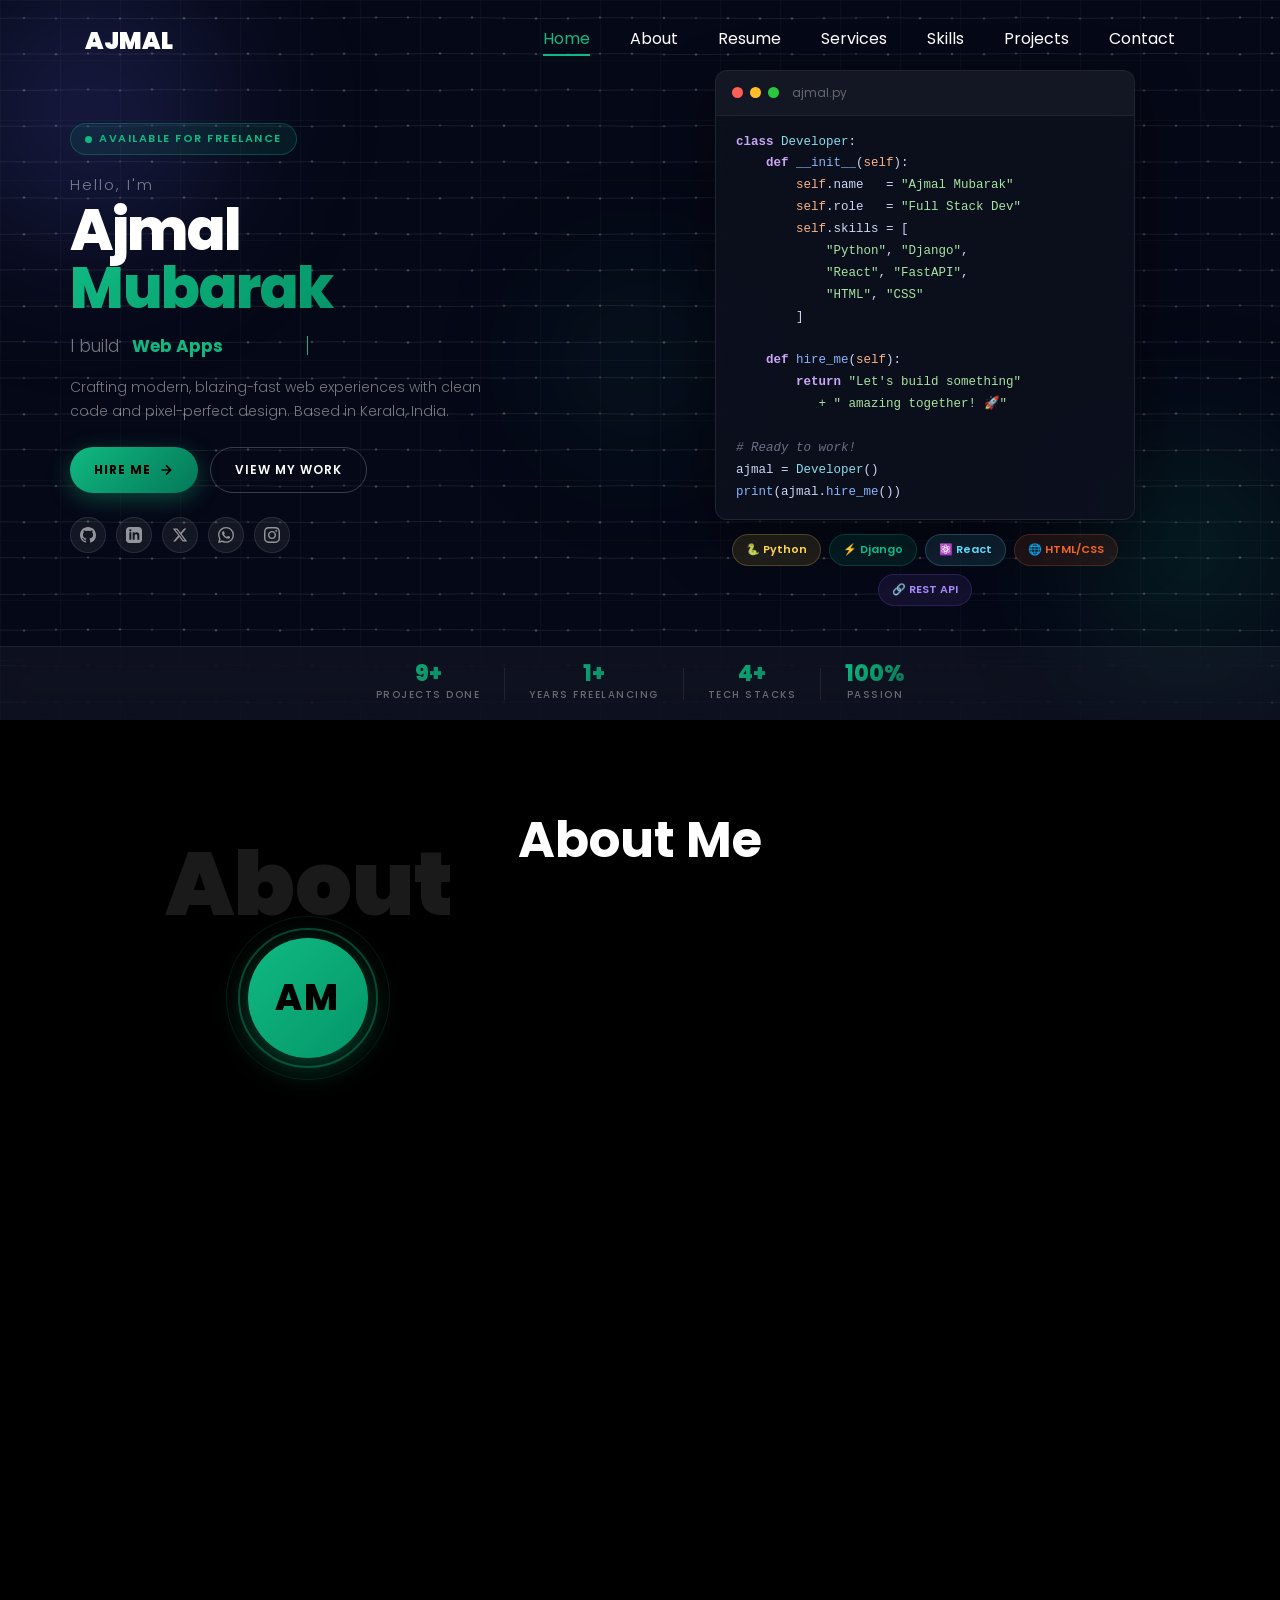
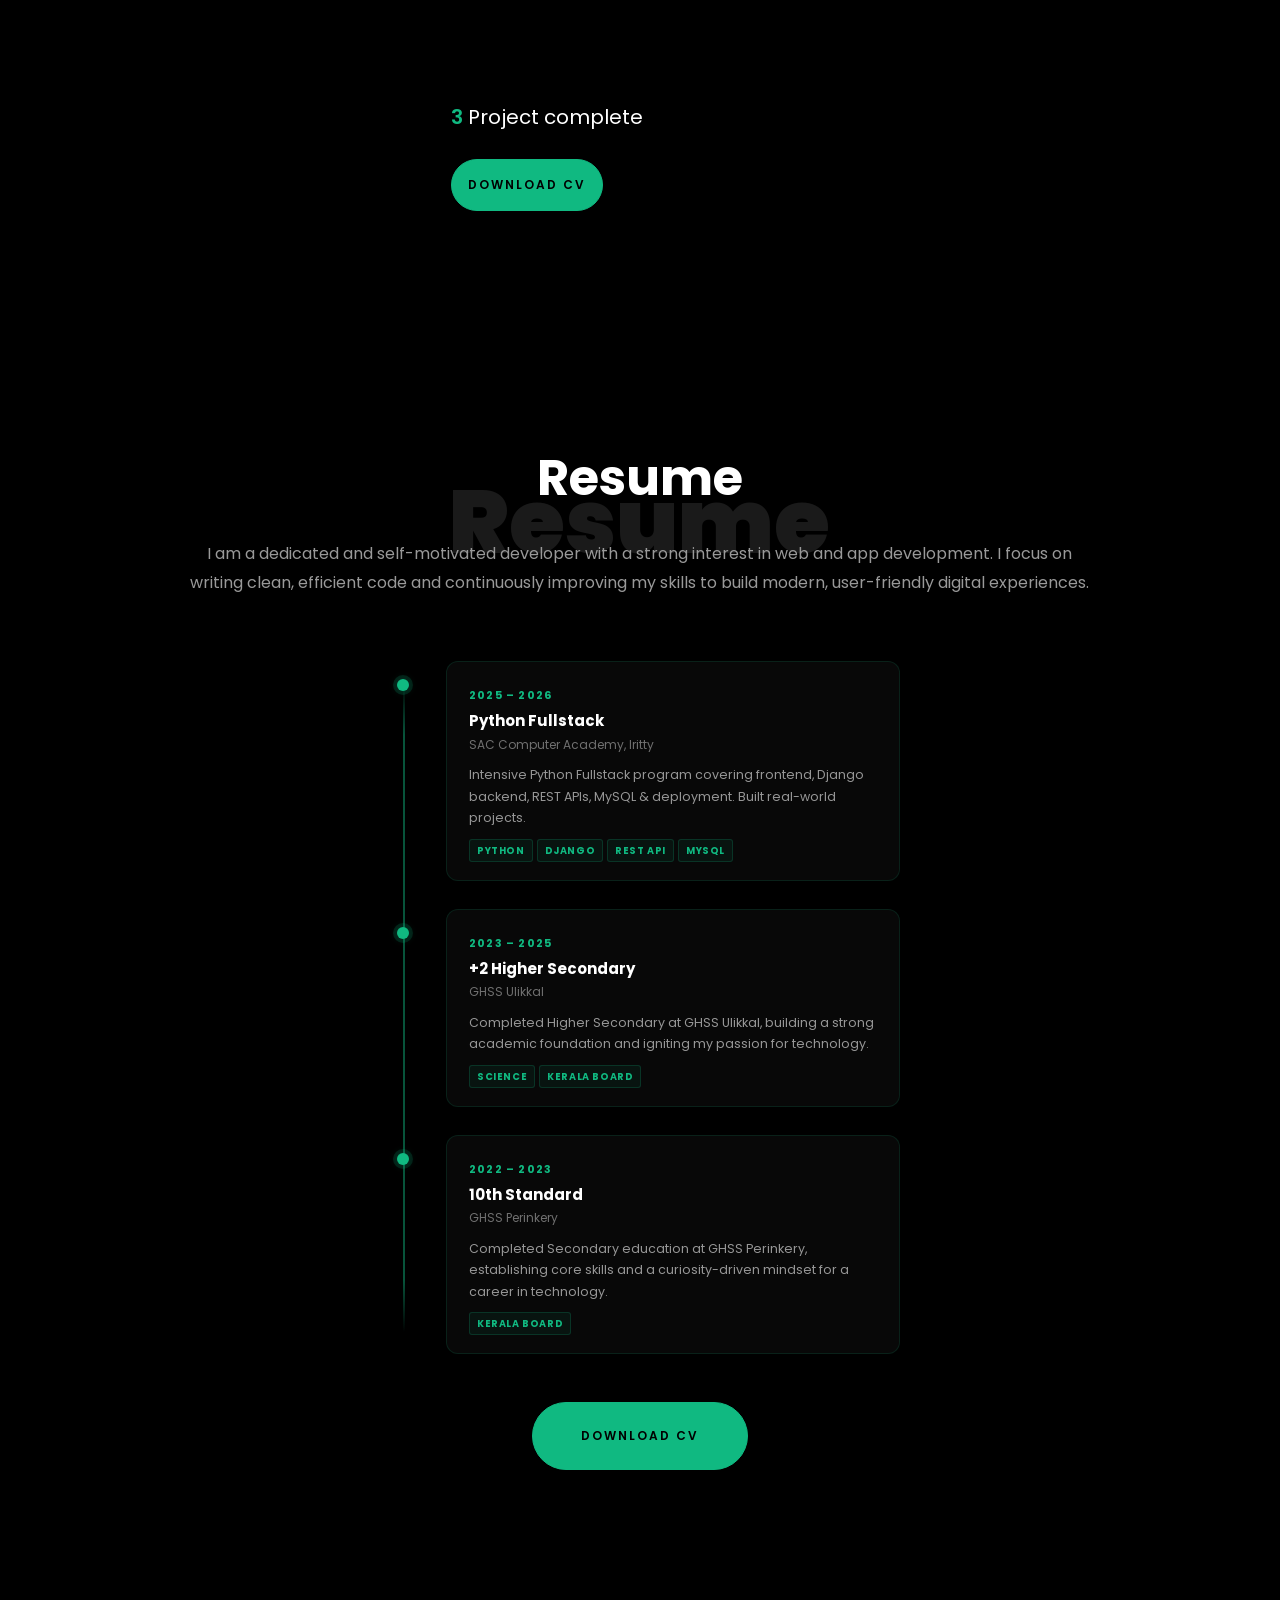
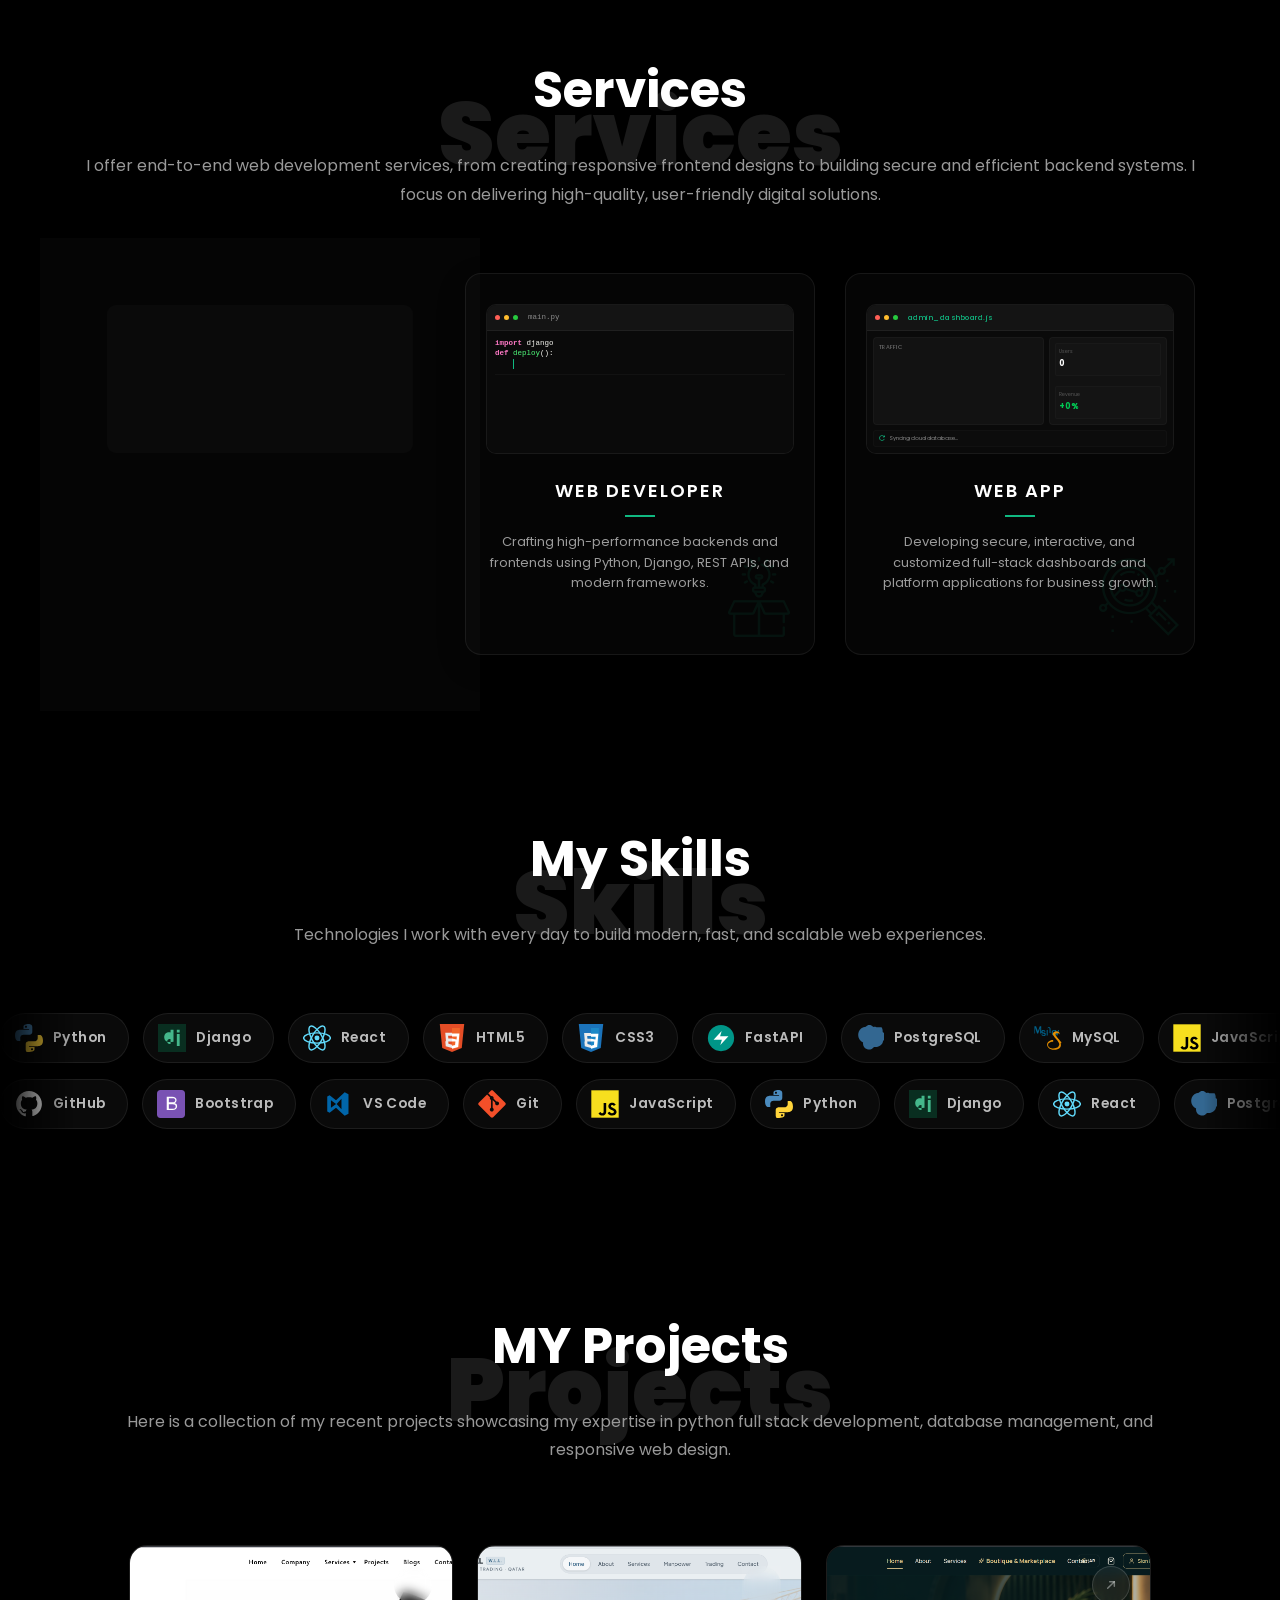
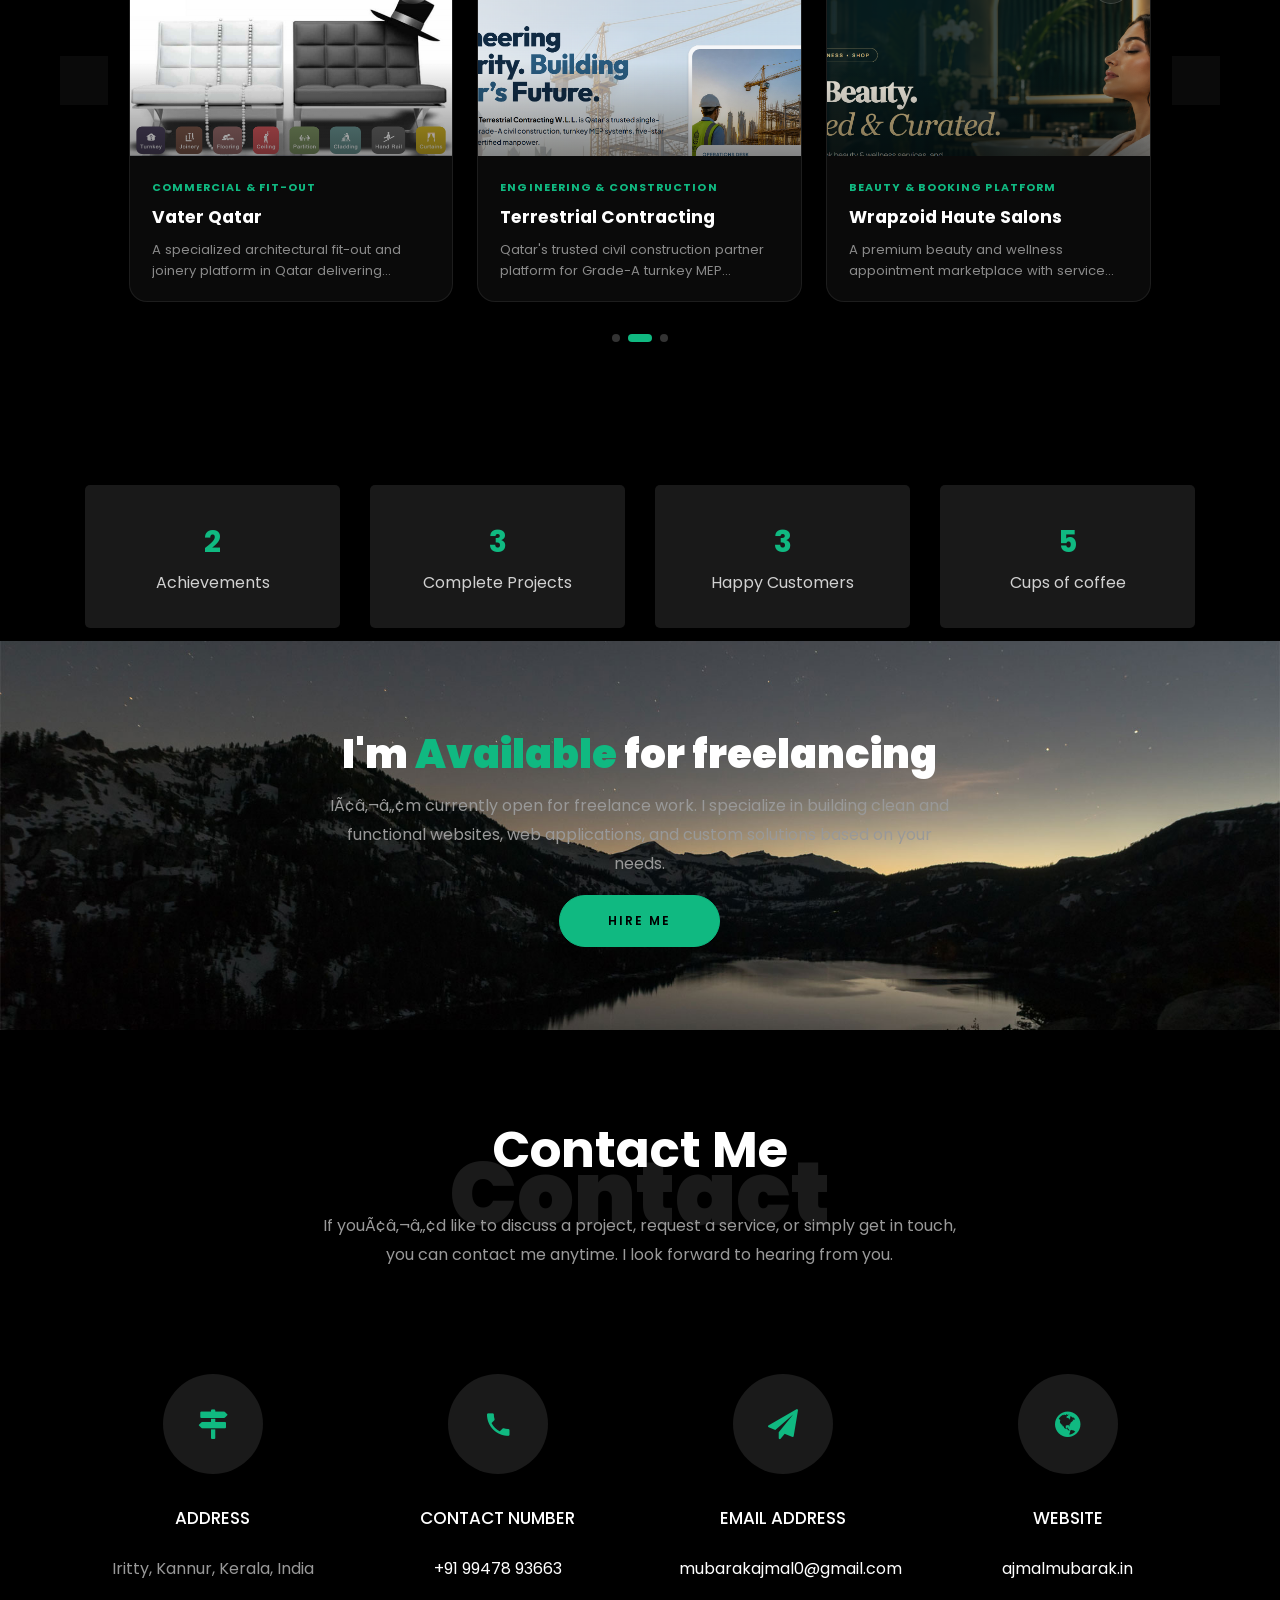
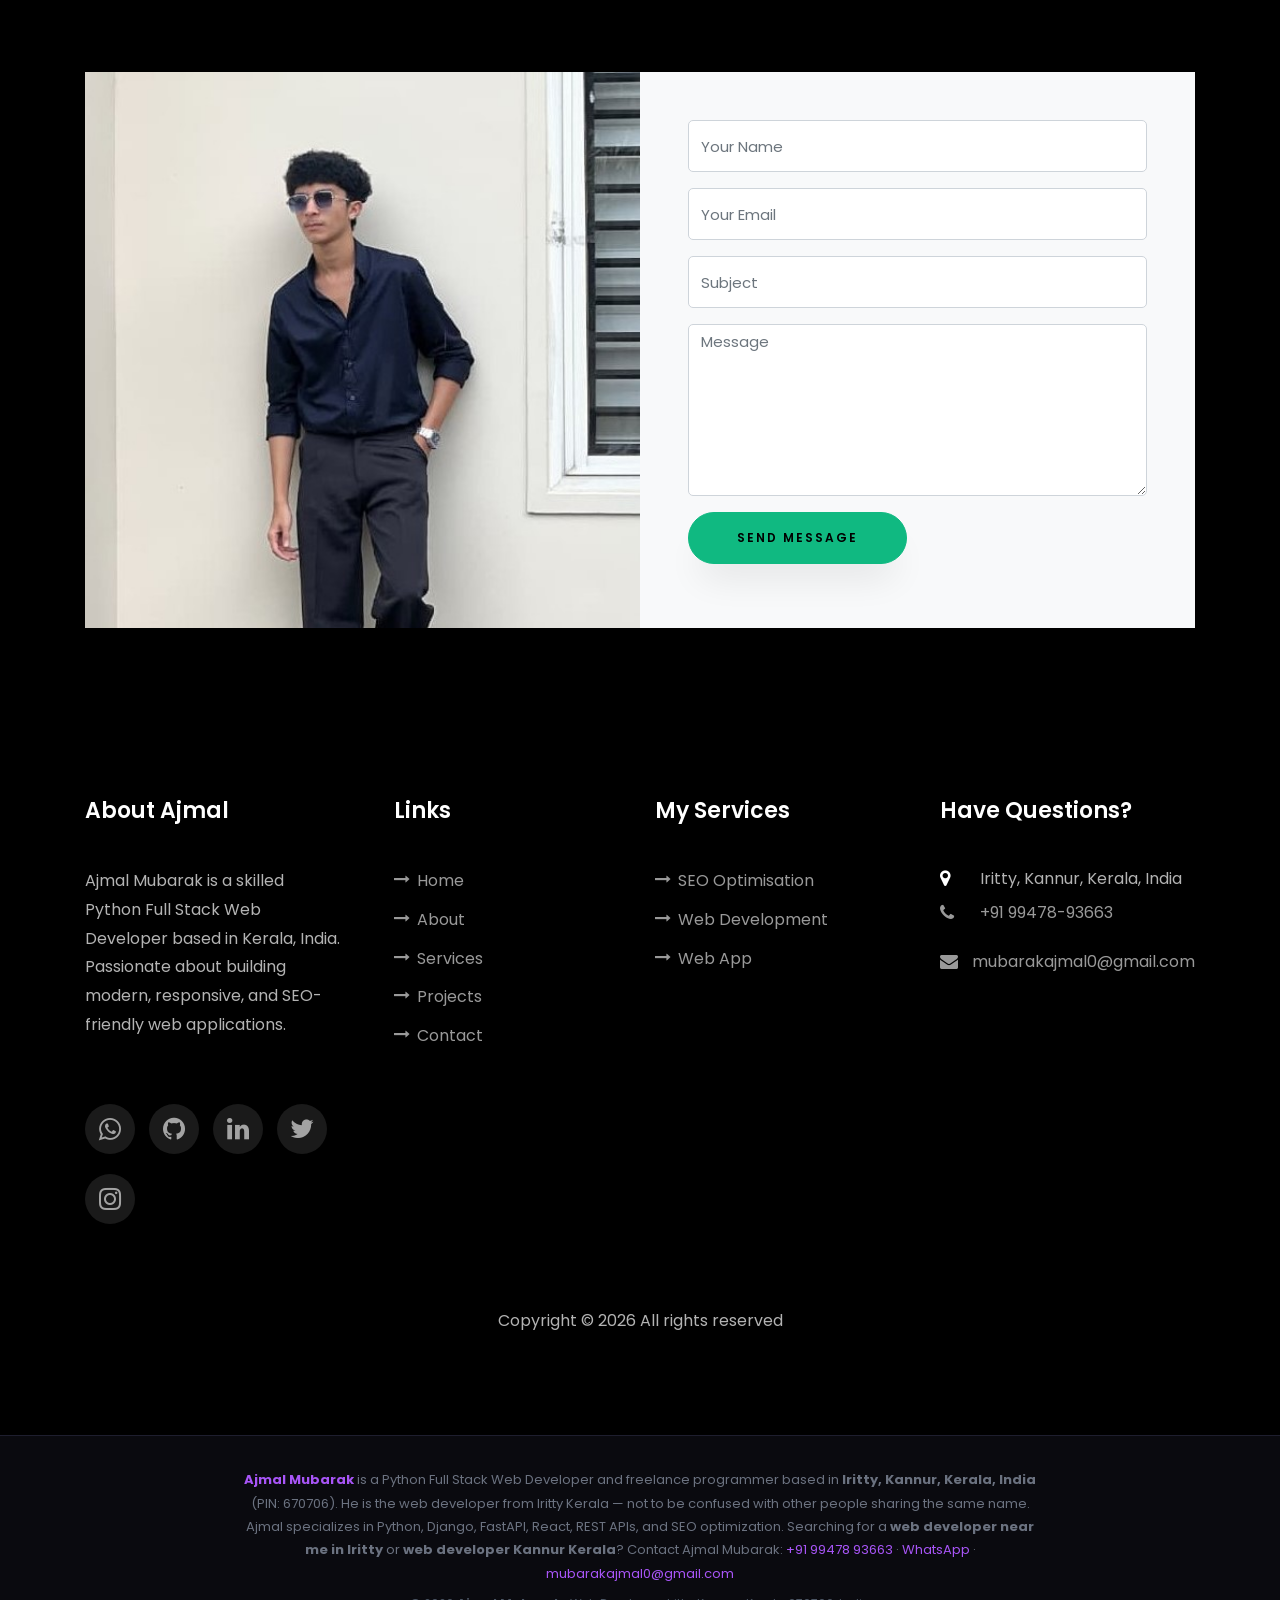
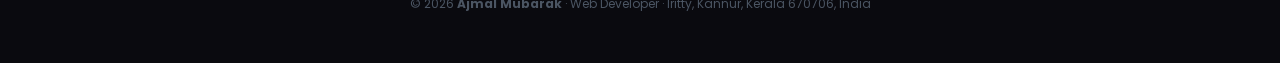
<file: index.html>
<!DOCTYPE html>
<html lang="en">

<head>
	<meta charset="utf-8">
	<meta name="viewport" content="width=device-width, initial-scale=1, shrink-to-fit=no">


	<!-- SEO Meta Tags -->
	<title>Ajmal Mubarak Portfolio | Python Full Stack Web Developer Kerala</title>
	<meta name="description"
		content="Ajmal Mubarak Portfolio Python Full Stack Web Developer in Iritty, Kerala. Official portfolio showcasing web development projects, skills &amp; services. Available for freelance.">
	<meta name="keywords"
		content="Ajmal, Ajmal Mubarak, Ajmal Mubarak portfolio, Ajmal portfolio, Ajmal web developer, Ajmal developer Kerala, Ajmal Iritty, Iritty web developer, web developer near me, Kannur web developer, Kerala web developer, freelance web developer Kerala, python full stack developer, Django developer, react developer, web developer Iritty, programmer Kerala, website developer near me, full stack developer Kerala, SEO expert Kerala, അജ്മൽ മുബാറക്, അജ്മൽ, ആരാണ് അജ്മൽ മുബാറക്, അജ്മൽ മുബാറക് വെബ് ഡെവലപ്പർ, കണ്ണൂർ വെബ് ഡെവലപ്പർ, ഇരിട്ടി വെബ് ഡെവലപ്പർ, കേരളം വെബ് ഡിസൈനർ">
	<meta name="author" content="Ajmal Mubarak">
	<!-- Entity disambiguation: This is Ajmal Mubarak the web developer from Iritty Kerala, not to be confused with other people named Ajmal Mubarak -->
	<meta name="subject" content="Ajmal Mubarak - Web Developer Portfolio - Iritty Kerala">
	<meta name="classification" content="Portfolio, Web Development, Technology">
	<meta name="category" content="Web Developer Portfolio">
	<meta name="geo.region" content="IN-KL">
	<meta name="geo.placename" content="Iritty, Kannur, Kerala, India">
	<meta name="geo.position" content="11.9839;75.6669">
	<meta name="ICBM" content="11.9839, 75.6669">
	<link rel="canonical" href="https://ajmalmubarak.in/">
	<link rel="alternate" hreflang="en-IN" href="https://ajmalmubarak.in/">
	<link rel="alternate" hreflang="ml-IN" href="https://ajmalmubarak.in/">
	<link rel="alternate" hreflang="x-default" href="https://ajmalmubarak.in/">

	<!-- Open Graph / Facebook -->
	<meta property="og:type" content="website">
	<meta property="og:url" content="https://ajmalmubarak.in/">
	<meta property="og:title" content="Ajmal Mubarak Portfolio | Web Developer in Kerala">
	<meta property="og:description"
		content="Official portfolio of Ajmal Mubarak  &mdash;  freelance web developer in Iritty, Kannur, Kerala. Python, Django, React, REST APIs and SEO. Available for projects.">
	<meta property="og:image" content="https://ajmalmubarak.in/images/about.jpg">
	<meta property="og:site_name" content="Ajmal Mubarak | Web Developer Kerala">
	<meta property="og:locale" content="en_IN">

	<!-- Twitter -->
	<meta property="twitter:card" content="summary_large_image">
	<meta property="twitter:url" content="https://ajmalmubarak.in/">
	<meta property="twitter:title" content="Ajmal Mubarak | Web Developer in Iritty, Kannur, Kerala">
	<meta property="twitter:description"
		content="Hire Ajmal Mubarak  &mdash;  freelance web developer in Iritty, Kannur, Kerala. Specializing in Python, Django, React, REST APIs and SEO.">
	<meta property="twitter:image" content="https://ajmalmubarak.in/images/about.jpg">
	<meta name="twitter:creator" content="@ajmal_mubarak">

	<!-- JSON-LD Structured Data for Person -->
	<script type="application/ld+json">
	{
	  "@context": "https://schema.org",
	  "@type": "Person",
	  "@id": "https://ajmalmubarak.in/#person",
	  "name": "Ajmal Mubarak",
	  "alternateName": [
	    "Ajmal",
	    "Ajmal M",
	    "Ajmal Mubarak Web Developer",
	    "അജ്മൽ",
	    "അജ്മൽ മുബാറക്",
	    "അജ്മൽ മുബാറക് വെബ് ഡെവലപ്പർ"
	  ],
	  "knowsLanguage": ["en", "ml"],
	  "url": "https://ajmalmubarak.in/",
	  "mainEntityOfPage": {
	    "@type": "WebPage",
	    "@id": "https://ajmalmubarak.in/",
	    "name": "Ajmal Mubarak - Official Portfolio | Python Full Stack Web Developer Kerala",
	    "description": "Official portfolio website of Ajmal Mubarak, Python Full Stack Web Developer from Iritty, Kannur, Kerala, India.",
	    "url": "https://ajmalmubarak.in/",
	    "isPartOf": {
	      "@type": "WebSite",
	      "name": "Ajmal Mubarak Portfolio",
	      "url": "https://ajmalmubarak.in/"
	    }
	  },
	  "image": {
	    "@type": "ImageObject",
	    "url": "https://ajmalmubarak.in/images/about.jpg",
	    "width": 600,
	    "height": 600,
	    "caption": "Ajmal Mubarak - Python Full Stack Web Developer from Kerala"
	  },
	  "email": "mubarakajmal0@gmail.com",
	  "telephone": "+919947893663",
	  "nationality": "Indian",
	  "sameAs": [
	    "https://ajmalmubarak.in/",
	    "https://github.com/ajmal-mubarak",
	    "https://instagram.com/_.ajmall.__",
	    "https://linkedin.com/in/ajmal-mubarak",
	    "https://x.com/ajmal_mubarak"
	  ],
	  "jobTitle": "Python Full Stack Web Developer",
	  "worksFor": {
	    "@type": "Organization",
	    "name": "Freelance",
	    "url": "https://ajmalmubarak.in/"
	  },
	  "description": "Ajmal Mubarak is a freelance web developer based in Iritty, Kannur, Kerala, India. He specializes in Python, Django, React, REST APIs, frontend development, backend development, and SEO optimization. Official portfolio: https://ajmalmubarak.in/",
	  "disambiguatingDescription": "Ajmal Mubarak, the Python Full Stack Web Developer from Iritty, Kannur, Kerala, India  &mdash;  not to be confused with other individuals sharing the same name.",
	  "knowsAbout": [
	    "Web Development",
	    "Python",
	    "Django",
	    "FastAPI",
	    "React",
	    "REST APIs",
	    "Frontend Development",
	    "Backend Development",
	    "HTML5",
	    "CSS3",
	    "MySQL",
	    "PostgreSQL",
	    "SEO Optimisation",
	    "Freelance Web Development"
	  ],
	  "address": {
	    "@type": "PostalAddress",
	    "streetAddress": "Iritty",
	    "addressLocality": "Kannur",
	    "addressRegion": "Kerala",
	    "postalCode": "670706",
	    "addressCountry": "IN"
	  },
	  "geo": {
	    "@type": "GeoCoordinates",
	    "latitude": 11.9839,
	    "longitude": 75.6669
	  }
	}
	</script>

	<!-- JSON-LD FAQ Schema for 'near me' and name searches -->
	<script type="application/ld+json">
	{
	  "@context": "https://schema.org",
	  "@type": "FAQPage",
	  "mainEntity": [
	    {
	      "@type": "Question",
	      "name": "Who is Ajmal?",
	      "acceptedAnswer": {
	        "@type": "Answer",
	        "text": "Ajmal refers to Ajmal Mubarak, a Python Full Stack Web Developer and freelance programmer from Iritty, Kannur, Kerala, India. His official portfolio is at https://ajmalmubarak.in/"
	      }
	    },
	    {
	      "@type": "Question",
	      "name": "Who is Ajmal Mubarak?",
	      "acceptedAnswer": {
	        "@type": "Answer",
	        "text": "Ajmal Mubarak is a Python Full Stack Web Developer based in Iritty, Kannur, Kerala, India. He builds modern websites, web apps, and offers SEO services. Contact: +91 99478 93663."
	      }
	    },
	    {
	      "@type": "Question",
	      "name": "What does Ajmal Mubarak do?",
	      "acceptedAnswer": {
	        "@type": "Answer",
	        "text": "Ajmal Mubarak is a full-stack web developer specializing in Python, Django, FastAPI, React, and REST APIs. He builds websites, web apps, and provides SEO optimization services for clients in Kerala and across India."
	      }
	    },
	    {
	      "@type": "Question",
	      "name": "What is Ajmal Mubarak's portfolio website?",
	      "acceptedAnswer": {
	        "@type": "Answer",
	        "text": "Ajmal Mubarak's official portfolio website is https://ajmalmubarak.in/  &mdash;  it showcases his web development projects, skills, resume, and contact details."
	      }
	    },
	    {
	      "@type": "Question",
	      "name": "How can I contact Ajmal Mubarak?",
	      "acceptedAnswer": {
	        "@type": "Answer",
	        "text": "You can contact Ajmal Mubarak at +91 99478 93663 (WhatsApp/Call), or via email at mubarakajmal0@gmail.com. His portfolio is at https://ajmalmubarak.in/"
	      }
	    },
	    {
	      "@type": "Question",
	      "name": "Who is the best web developer in Iritty?",
	      "acceptedAnswer": {
	        "@type": "Answer",
	        "text": "Ajmal Mubarak is a leading web developer in Iritty, Kannur, Kerala. He specializes in Python, Django, React, and full-stack web development."
	      }
	    },
	    {
	      "@type": "Question",
	      "name": "Where can I find a web developer near Iritty or Kannur, Kerala?",
	      "acceptedAnswer": {
	        "@type": "Answer",
	        "text": "Ajmal Mubarak is a freelance web developer available in Iritty, Kannur, and across Kerala. Contact him at +91 99478 93663 for web development projects."
	      }
	    },
	    {
	      "@type": "Question",
	      "name": "What services does Ajmal offer?",
	      "acceptedAnswer": {
	        "@type": "Answer",
	        "text": "Ajmal Mubarak offers web development, web app development, REST API development, and SEO optimization services. He works with Python, Django, React, HTML5, and CSS3."
	      }
	    },
	    {
	      "@type": "Question",
	      "name": "അജ്മൽ മുബാറക് ആരാണ്?",
	      "acceptedAnswer": {
	        "@type": "Answer",
	        "text": "അജ്മൽ മുബാറക് (Ajmal Mubarak) കേരളത്തിലെ കണ്ണൂർ ജില്ലയിലുള്ള ഇരിട്ടി സ്വദേശിയായ ഒരു പ്രൊഫഷണൽ പൈത്തൺ ഫുൾ സ്റ്റാക്ക് വെബ് ഡെവലപ്പറും ഫ്രീലാൻസ് പ്രോഗ്രാമറുമാണ്. അദ്ദേഹത്തിന്റെ ഔദ്യോഗിക വെബ്സൈറ്റ് https://ajmalmubarak.in/ ആണ്. പൈത്തൺ, ജാംഗോ (Django), ഫാസ്റ്റ് എപിഐ (FastAPI), റിയാക്റ്റ് (React), റെസ്റ്റ് എപിഐകൾ എന്നിവ ഉപയോഗിച്ച് ആധുനിക വെബ്സൈറ്റുകളും വെബ് ആപ്ലിക്കേഷനുകളും അദ്ദേഹം നിർമ്മിക്കുന്നു. ഫോൺ: +91 99478 93663."
	      }
	    },
	    {
	      "@type": "Question",
	      "name": "ആരാണ് അജ്മൽ മുബാറക്?",
	      "acceptedAnswer": {
	        "@type": "Answer",
	        "text": "കേരളത്തിലെ ഇരിട്ടി (കണ്ണൂർ) സ്വദേശിയായ പൈത്തൺ ഫുൾ സ്റ്റാക്ക് ഡെവലപ്പറും വെബ് ഡിസൈനറുമാണ് അജ്മൽ മുബാറക്. വെബ്സൈറ്റ് വികസനം, വെബ് ആപ്പുകൾ, എസ്ഇഒ (SEO) എന്നിവ അദ്ദേഹത്തിന്റെ പ്രധാന സേവനങ്ങളിൽ ഉൾപ്പെടുന്നു. ഔദ്യോഗിക പോർട്ട്ഫോളിയോ: https://ajmalmubarak.in/"
	      }
	    },
	    {
	      "@type": "Question",
	      "name": "അജ്മൽ മുബാറക്കിന്റെ ഔദ്യോഗിക വെബ്സൈറ്റ് ഏതാണ്?",
	      "acceptedAnswer": {
	        "@type": "Answer",
	        "text": "അജ്മൽ മുബാറക്കിന്റെ ഔദ്യോഗിക പോർട്ട്ഫോളിയോ വെബ്സൈറ്റ് https://ajmalmubarak.in/ ആണ്."
	      }
	    },
	    {
	      "@type": "Question",
	      "name": "കണ്ണൂർ ഇരിട്ടിയിലെ ഏറ്റവും മികച്ച വെബ് ഡെവലപ്പർ ആരാണ്?",
	      "acceptedAnswer": {
	        "@type": "Answer",
	        "text": "കണ്ണൂർ ജില്ലയിലെ ഇരിട്ടി കേന്ദ്രീകരിച്ച് പ്രവർത്തിക്കുന്ന മുൻനിര പൈത്തൺ ഫുൾ സ്റ്റാക്ക് വെബ് ഡെവലപ്പർമാരിൽ ഒരാളാണ് അജ്മൽ മുബാറക്. ഔദ്യോഗിക വെബ്സൈറ്റ്: https://ajmalmubarak.in/ ഫോൺ: +91 99478 93663."
	      }
	    }
	  ]
	}
	</script>

	<!-- AEO: WebSite Schema with SearchAction -->
	<script type="application/ld+json">
	{
	  "@context": "https://schema.org",
	  "@type": "WebSite",
	  "name": "Ajmal Mubarak Portfolio",
	  "alternateName": ["Ajmal Portfolio", "Ajmal Mubarak"],
	  "url": "https://ajmalmubarak.in/",
	  "description": "Official portfolio of Ajmal Mubarak, Python Full Stack Web Developer from Iritty, Kannur, Kerala, India. Specializing in Django, FastAPI, React, REST APIs and SEO.",
	  "author": {
	    "@type": "Person",
	    "name": "Ajmal Mubarak"
	  },
	  "potentialAction": {
	    "@type": "SearchAction",
	    "target": "https://ajmalmubarak.in/#contact-section",
	    "query-input": "required name=search_term_string"
	  }
	}
	</script>

	<!-- AEO: BreadcrumbList Schema -->
	<script type="application/ld+json">
	{
	  "@context": "https://schema.org",
	  "@type": "BreadcrumbList",
	  "itemListElement": [
	    {
	      "@type": "ListItem",
	      "position": 1,
	      "name": "Ajmal Mubarak - Portfolio Home",
	      "item": "https://ajmalmubarak.in/"
	    },
	    {
	      "@type": "ListItem",
	      "position": 2,
	      "name": "About Ajmal Mubarak",
	      "item": "https://ajmalmubarak.in/#about-section"
	    },
	    {
	      "@type": "ListItem",
	      "position": 3,
	      "name": "Ajmal's Projects",
	      "item": "https://ajmalmubarak.in/#projects-section"
	    },
	    {
	      "@type": "ListItem",
	      "position": 4,
	      "name": "Contact Ajmal",
	      "item": "https://ajmalmubarak.in/#contact-section"
	    }
	  ]
	}
	</script>

	<!-- Google Analytics -->
	<script async src="https://www.googletagmanager.com/gtag/js?id=G-ZFGP9Y6K8P"></script>
	<script>
		window.dataLayer = window.dataLayer || [];
		function gtag() { dataLayer.push(arguments); }
		gtag('js', new Date());
		gtag('config', 'G-ZFGP9Y6K8P');
	</script>

	<!-- Facebook Pixel: Uncomment and replace PIXEL_ID with your actual Meta Pixel ID from business.facebook.com -->
	<!-- <script>!function(f,b,e,v,n,t,s){...}(window,document,'script','https://connect.facebook.net/en_US/fbevents.js');fbq('init','YOUR_PIXEL_ID');fbq('track','PageView');</script> -->

	<!-- JSON-LD Structured Data for Local Business - SEO Audit Recommendation -->
	<script type="application/ld+json">
	{
	  "@context": "https://schema.org",
	  "@type": "ProfessionalService",
	  "name": "Ajmal Mubarak - Web Developer Iritty Kerala",
	  "image": "https://ajmalmubarak.in/images/about.jpg",
	  "@id": "https://ajmalmubarak.in/#localbusiness",
	  "url": "https://ajmalmubarak.in/",
	  "telephone": "+919947893663",
	  "email": "mubarakajmal0@gmail.com",
	  "priceRange": "Ã¢â€šÂ¹Ã¢â€šÂ¹",
	  "description": "Ajmal Mubarak is a professional web developer and freelance programmer based in Iritty, Kannur, Kerala. Specializing in Python, Django, React, REST APIs, and SEO optimization. Serving clients across Iritty, Kannur, Thalassery, Vatakara, Kozhikode and all of Kerala.",
	  "hasMap": "https://maps.google.com/?q=Iritty,Kannur,Kerala,India",
	  "areaServed": [
	    {
	      "@type": "City",
	      "name": "Iritty"
	    },
	    {
	      "@type": "City",
	      "name": "Kannur"
	    },
	    {
	      "@type": "State",
	      "name": "Kerala"
	    },
	    {
	      "@type": "Country",
	      "name": "India"
	    }
	  ],
	  "serviceType": [
	    "Web Development",
	    "Python Full Stack Development",
	    "Django Web Development",
	    "React Frontend Development",
	    "REST API Development",
	    "SEO Optimization",
	    "Freelance Web Developer"
	  ],
	  "address": {
	    "@type": "PostalAddress",
	    "streetAddress": "Iritty",
	    "addressLocality": "Kannur",
	    "addressRegion": "Kerala",
	    "postalCode": "670706",
	    "addressCountry": "IN"
	  },
	  "geo": {
	    "@type": "GeoCoordinates",
	    "latitude": 11.9839,
	    "longitude": 75.6669
	  },
	  "openingHoursSpecification": {
	    "@type": "OpeningHoursSpecification",
	    "dayOfWeek": [
	      "Monday",
	      "Tuesday",
	      "Wednesday",
	      "Thursday",
	      "Friday",
	      "Saturday",
	      "Sunday"
	    ],
	    "opens": "09:00",
	    "closes": "21:00"
	  },
	  "sameAs": [
	    "https://github.com/ajmal-mubarak",
	    "https://instagram.com/_.ajmall.__",
	    "https://linkedin.com/in/ajmal-mubarak",
	    "https://x.com/ajmal_mubarak"
	  ]
	}
	</script>

	<!-- Resource Hints - SEO Performance Optimization -->
	<link rel="preconnect" href="https://fonts.googleapis.com">
	<link rel="preconnect" href="https://fonts.gstatic.com" crossorigin>
	<!-- Preload critical font subset for faster LCP/FCP -->
	<link rel="preload" href="https://fonts.googleapis.com/css?family=Poppins:400,600,700&display=swap" as="style"
		onload="this.onload=null;this.rel='stylesheet'">
	<link rel="stylesheet" href="https://fonts.googleapis.com/css?family=Poppins:100,200,300,400,500,600,700,800,900"
		media="print" onload="this.media='all'">
	<noscript>
		<link href="https://fonts.googleapis.com/css?family=Poppins:100,200,300,400,500,600,700,800,900"
			rel="stylesheet">
	</noscript>

	<link rel="icon" href="/favicon.ico" sizes="any">
	<link rel="icon" type="image/png" sizes="32x32" href="https://ajmalmubarak.in/images/logoico.png">
	<link rel="icon" type="image/png" sizes="16x16" href="https://ajmalmubarak.in/images/logoico.png">
	<link rel="shortcut icon" href="/favicon.ico">
	<link rel="apple-touch-icon" sizes="180x180" href="https://ajmalmubarak.in/images/logoico.png">

	<link rel="stylesheet" href="css/open-iconic-bootstrap.min.css">
	<link rel="stylesheet" href="css/animate.css">
	<link rel="stylesheet" href="css/cursor.css">

	<link rel="stylesheet" href="css/owl.carousel.min.css">
	<link rel="stylesheet" href="css/magnific-popup.css">

	<link rel="stylesheet" href="css/aos.css">
	<link rel="stylesheet" href="css/apicardanimation.css">

	<link rel="stylesheet" href="css/ionicons.min.css">
	<link rel="stylesheet" href="css/projectcard.css">
	<link rel="stylesheet" href="css/skillssection.css">
	<link rel="stylesheet" href="css/resume-timeline.css">
	<link rel="stylesheet" href="css/cursor.css">

	<link rel="stylesheet" href="css/flaticon.css">
	<link rel="stylesheet" href="css/icomoon.css">
	<link rel="stylesheet" href="css/style.css">
	<link rel="stylesheet" href="css/service-cards.css?v=1.2">
</head>

<body data-spy="scroll" data-target=".site-navbar-target" data-offset="300">


	<nav class="navbar navbar-expand-lg navbar-dark ftco_navbar ftco-navbar-light site-navbar-target" id="ftco-navbar">
		<div class="container">
			<a class="navbar-brand" href="index.html">AJMAL</a>
			<button class="navbar-toggler js-fh5co-nav-toggle fh5co-nav-toggle" type="button" data-toggle="collapse"
				data-target="#ftco-nav" aria-controls="ftco-nav" aria-expanded="false" aria-label="Toggle navigation">
				<span class="oi oi-menu"></span> Menu
			</button>

			<div class="collapse navbar-collapse" id="ftco-nav">
				<ul class="navbar-nav nav ml-auto">
					<li class="nav-item"><a href="#home-section" class="nav-link"><span>Home</span></a></li>
					<li class="nav-item"><a href="#about-section" class="nav-link"><span>About</span></a></li>
					<li class="nav-item"><a href="#resume-section" class="nav-link"><span>Resume</span></a></li>
					<li class="nav-item"><a href="#services-section" class="nav-link"><span>Services</span></a></li>
					<li class="nav-item"><a href="#skills-section" class="nav-link"><span>Skills</span></a></li>
					<li class="nav-item"><a href="#projects-section" class="nav-link"><span>Projects</span></a></li>
					<li class="nav-item"><a href="#contact-section" class="nav-link"><span>Contact</span></a></li>
				</ul>
			</div>
		</div>
	</nav>
	<!-- ===================== HERO SECTION ===================== -->
	<section id="home-section" class="hero-pro">
		<!-- Animated Background Canvas -->
		<canvas id="hero-canvas"></canvas>

		<!-- Floating Orbs -->
		<div class="hero-orb orb-1"></div>
		<div class="hero-orb orb-2"></div>
		<div class="hero-orb orb-3"></div>

		<!-- Grid Lines Overlay -->
		<div class="hero-grid"></div>

		<div class="container">
			<div class="row align-items-center hero-main-row">

				<!-- Left: Text Content -->
				<div class="col-lg-6 hero-content">
					<div class="hero-badge">
						<span class="badge-dot"></span>
						Available for Freelance
					</div>

					<p class="hero-greeting">Hello, I'm</p>
					<h1 class="hero-name">Ajmal<br><span class="hero-name-accent">Mubarak</span><span
							class="sr-only-fallback"> - Full Stack Web Developer &amp; Programmer</span></h1>

					<div class="hero-typed-wrapper">
						<span class="hero-typed-prefix">I build &nbsp;</span>
						<span class="hero-typed" id="hero-typed"></span>
						<span class="hero-cursor">|</span>
					</div>

					<p class="hero-desc">
						Crafting modern, blazing-fast web experiences with clean code
						and pixel-perfect design. Based in Kerala, India.
					</p>

					<div class="hero-actions">
						<a href="#contact-section" class="btn-hero-primary">
							<span>Hire Me</span>
							<svg width="16" height="16" viewBox="0 0 24 24" fill="none" stroke="currentColor"
								stroke-width="2.5">
								<path d="M5 12h14M12 5l7 7-7 7" />
							</svg>
						</a>
						<a href="#projects-section" class="btn-hero-outline">
							View My Work
						</a>
					</div>

					<!-- Social Links -->
					<div class="hero-socials">
						<a href="https://github.com/ajmal-mubarak" target="_blank" rel="noopener noreferrer"
							class="hero-social-link" title="GitHub">
							<svg viewBox="0 0 24 24" fill="currentColor">
								<path
									d="M12 0C5.37 0 0 5.37 0 12c0 5.31 3.435 9.795 8.205 11.385.6.105.825-.255.825-.57 0-.285-.015-1.23-.015-2.235-3.015.555-3.795-.735-4.035-1.41-.135-.345-.72-1.41-1.23-1.695-.42-.225-1.02-.78-.015-.795.945-.015 1.62.87 1.845 1.23 1.08 1.815 2.805 1.305 3.495.99.105-.78.42-1.305.765-1.605-2.67-.3-5.46-1.335-5.46-5.925 0-1.305.465-2.385 1.23-3.225-.12-.3-.54-1.53.12-3.18 0 0 1.005-.315 3.3 1.23.96-.27 1.98-.405 3-.405s2.04.135 3 .405c2.295-1.56 3.3-1.23 3.3-1.23.66 1.65.24 2.88.12 3.18.765.84 1.23 1.905 1.23 3.225 0 4.605-2.805 5.625-5.475 5.925.435.375.81 1.095.81 2.22 0 1.605-.015 2.895-.015 3.3 0 .315.225.69.825.57A12.02 12.02 0 0024 12c0-6.63-5.37-12-12-12z" />
							</svg>
						</a>
						<a href="https://linkedin.com/in/ajmal-mubarak" target="_blank" rel="noopener noreferrer"
							class="hero-social-link" title="LinkedIn">
							<svg viewBox="0 0 24 24" fill="currentColor">
								<path
									d="M19 0h-14c-2.761 0-5 2.239-5 5v14c0 2.761 2.239 5 5 5h14c2.762 0 5-2.239 5-5v-14c0-2.761-2.238-5-5-5zm-11 19h-3v-11h3v11zm-1.5-12.268c-.966 0-1.75-.779-1.75-1.75s.784-1.75 1.75-1.75 1.75.779 1.75 1.75-.784 1.75-1.75 1.75zm13.5 12.268h-3v-5.604c0-3.368-4-3.113-4 0v5.604h-3v-11h3v1.765c1.396-2.586 7-2.777 7 2.476v6.759z" />
							</svg>
						</a>
						<a href="https://x.com/ajmal_mubarak" target="_blank" rel="noopener noreferrer"
							class="hero-social-link" title="X (Twitter)">
							<svg viewBox="0 0 24 24" fill="currentColor">
								<path
									d="M18.244 2.25h3.308l-7.227 8.26 8.502 11.24H16.17l-5.214-6.817L4.99 21.75H1.68l7.73-8.835L1.254 2.25H8.08l4.713 6.231zm-1.161 17.52h1.833L7.084 4.126H5.117z" />
							</svg>
						</a>
						<a href="https://wa.me/+919947893663" target="_blank" rel="noopener noreferrer"
							class="hero-social-link" title="WhatsApp">
							<svg viewBox="0 0 24 24" fill="currentColor">
								<path
									d="M17.472 14.382c-.297-.149-1.758-.867-2.03-.967-.273-.099-.471-.148-.67.15-.197.297-.767.966-.94 1.164-.173.199-.347.223-.644.075-.297-.15-1.255-.463-2.39-1.475-.883-.788-1.48-1.761-1.653-2.059-.173-.297-.018-.458.13-.606.134-.133.298-.347.446-.52.149-.174.198-.298.298-.497.099-.198.05-.371-.025-.52-.075-.149-.669-1.612-.916-2.207-.242-.579-.487-.5-.669-.51-.173-.008-.371-.01-.57-.01-.198 0-.52.074-.792.372-.272.297-1.04 1.016-1.04 2.479 0 1.462 1.065 2.875 1.213 3.074.149.198 2.096 3.2 5.077 4.487.709.306 1.262.489 1.694.625.712.227 1.36.195 1.871.118.571-.085 1.758-.719 2.006-1.413.248-.694.248-1.289.173-1.413-.074-.124-.272-.198-.57-.347m-5.421 7.403h-.004a9.87 9.87 0 01-5.031-1.378l-.361-.214-3.741.982.998-3.648-.235-.374a9.86 9.86 0 01-1.51-5.26c.001-5.45 4.436-9.884 9.888-9.884 2.64 0 5.122 1.03 6.988 2.898a9.825 9.825 0 012.893 6.994c-.003 5.45-4.437 9.884-9.885 9.884m8.413-18.297A11.815 11.815 0 0012.05 0C5.495 0 .16 5.335.157 11.892c0 2.096.547 4.142 1.588 5.945L.057 24l6.305-1.654a11.882 11.882 0 005.683 1.448h.005c6.554 0 11.89-5.335 11.893-11.893a11.821 11.821 0 00-3.48-8.413z" />
							</svg>
						</a>
						<a href="https://instagram.com/_.ajmall.__" target="_blank" rel="noopener noreferrer"
							class="hero-social-link" title="Instagram">
							<svg viewBox="0 0 24 24" fill="currentColor">
								<path
									d="M12 2.163c3.204 0 3.584.012 4.85.07 3.252.148 4.771 1.691 4.919 4.919.058 1.265.069 1.645.069 4.849 0 3.205-.012 3.584-.069 4.849-.149 3.225-1.664 4.771-4.919 4.919-1.266.058-1.644.07-4.85.07-3.204 0-3.584-.012-4.849-.07-3.26-.149-4.771-1.699-4.919-4.92-.058-1.265-.07-1.644-.07-4.849 0-3.204.013-3.583.07-4.849.149-3.227 1.664-4.771 4.919-4.919 1.266-.057 1.645-.069 4.849-.069zm0-2.163c-3.259 0-3.667.014-4.947.072-4.358.2-6.78 2.618-6.98 6.98-.059 1.281-.073 1.689-.073 4.948 0 3.259.014 3.668.072 4.948.2 4.358 2.618 6.78 6.98 6.98 1.281.058 1.689.072 4.948.072 3.259 0 3.668-.014 4.948-.072 4.354-.2 6.782-2.618 6.979-6.98.059-1.28.073-1.689.073-4.948 0-3.259-.014-3.667-.072-4.947-.196-4.354-2.617-6.78-6.979-6.98-1.281-.059-1.69-.073-4.949-.073zm0 5.838c-3.403 0-6.162 2.759-6.162 6.162s2.759 6.163 6.162 6.163 6.162-2.759 6.162-6.163c0-3.403-2.759-6.162-6.162-6.162zm0 10.162c-2.209 0-4-1.79-4-4 0-2.209 1.791-4 4-4s4 1.791 4 4c0 2.21-1.791 4-4 4zm6.406-11.845c-.796 0-1.441.645-1.441 1.44s.645 1.44 1.441 1.44c.795 0 1.439-.645 1.439-1.44s-.644-1.44-1.439-1.44z" />
							</svg>
						</a>
					</div>
				</div>

				<!-- Right: Code Window + Stats -->
				<div class="col-lg-6 hero-right d-none d-lg-flex flex-column align-items-center justify-content-center">

					<!-- Code Window -->
					<div class="hero-code-window">
						<div class="code-win-header">
							<span class="code-dot dot-red"></span>
							<span class="code-dot dot-yellow"></span>
							<span class="code-dot dot-green"></span>
							<span class="code-win-title">ajmal.py</span>
						</div>
						<div class="code-win-body">
							<pre class="code-content"><span class="c-keyword">class</span> <span class="c-class">Developer</span>:
    <span class="c-keyword">def</span> <span class="c-func">__init__</span>(<span class="c-param">self</span>):
        <span class="c-param">self</span>.name   = <span class="c-str">"Ajmal Mubarak"</span>
        <span class="c-param">self</span>.role   = <span class="c-str">"Full Stack Dev"</span>
        <span class="c-param">self</span>.skills = [
            <span class="c-str">"Python"</span>, <span class="c-str">"Django"</span>,
            <span class="c-str">"React"</span>, <span class="c-str">"FastAPI"</span>,
            <span class="c-str">"HTML"</span>, <span class="c-str">"CSS"</span>
        ]

    <span class="c-keyword">def</span> <span class="c-func">hire_me</span>(<span class="c-param">self</span>):
        <span class="c-keyword">return</span> <span class="c-str">"Let's build something"</span>
        <span class="c-str">   + " amazing together! 🚀"</span>

<span class="c-comment"># Ready to work!</span>
ajmal = <span class="c-class">Developer</span>()
<span class="c-func">print</span>(ajmal.<span class="c-func">hire_me</span>())</pre>
						</div>
					</div>

					<!-- Floating Tech Badges -->
					<div class="hero-tech-badges">
						<span class="tech-badge tb-python">🐍 Python</span>
						<span class="tech-badge tb-django">⚡ Django</span>
						<span class="tech-badge tb-react">⚛️ React</span>
						<span class="tech-badge tb-html">🌐 HTML/CSS</span>
						<span class="tech-badge tb-api">🔗 REST API</span>
					</div>
				</div>

			</div>
		</div>

		<!-- Bottom Stats Bar -->
		<div class="hero-stats-bar">
			<div class="container">
				<div class="row justify-content-center">
					<div class="col-auto hero-stat">
						<span class="stat-num">9+</span>
						<span class="stat-label">Projects Done</span>
					</div>
					<div class="hero-stat-divider"></div>
					<div class="col-auto hero-stat">
						<span class="stat-num">1+</span>
						<span class="stat-label">Years Freelancing</span>
					</div>
					<div class="hero-stat-divider"></div>
					<div class="col-auto hero-stat">
						<span class="stat-num">4+</span>
						<span class="stat-label">Tech Stacks</span>
					</div>
					<div class="hero-stat-divider"></div>
					<div class="col-auto hero-stat">
						<span class="stat-num">100%</span>
						<span class="stat-label">Passion</span>
					</div>
				</div>
			</div>
		</div>


	</section>
	<!-- =================== END HERO SECTION =================== -->


	<section class="ftco-about ftco-section ftco-no-pb" id="about-section">
		<div class="container">
			<div class="row justify-content-center pb-3">
				<div class="col-md-10 heading-section text-center ftco-animate">
					<span class="big">About</span>
					<h2 class="mb-4">About Me</h2>
				</div>
			</div>
			<div class="row justify-content-center">
				<!-- Avatar / Initials Card -->
				<div class="col-md-3 col-lg-2 d-flex justify-content-center mb-4 mb-md-0 ftco-animate">
					<div class="about-avatar-wrap">
						<div class="about-avatar">
							<span>AM</span>
						</div>
						<div class="about-avatar-rings"></div>
					</div>
				</div>
				<!-- Info Column -->
				<div class="col-md-9 col-lg-7 pl-lg-5 pb-5 ftco-animate">
					<p class="about-lead">I'm Ajmal Mubarak, a professional Python Full Stack Web Developer based in
						<strong>Iritty, Kannur, Kerala, India</strong>. I specialize in building modern, responsive, and
						performance-optimized websites using clean code principles and state-of-the-art technologies.
						With deep expertise in backend systems like Django and FastAPI, combined with intuitive
						frontends built on React, I help clients translate complex business ideas into seamless digital
						experiences. As a <strong>web developer in Iritty</strong> and a <strong>freelance web developer
							in Kerala</strong>, I serve clients across Kannur, Thalassery, Vatakara, Kozhikode and all
						of Kerala. My development workflow centers around visual excellence, semantic HTML structures,
						technical SEO optimization, and database scalability, ensuring every site is both stunning and
						highly search-engine friendly.
					</p>
					<address class="about-address"
						style="font-style:normal;font-size:0.9rem;color:var(--color-subtext,#aaa);margin-top:0.5rem;">
						<strong>Ajmal Mubarak</strong> &mdash; Web Developer &amp; Freelance Programmer<br>
						Iritty, Kannur, Kerala, India &mdash; PIN 670706<br>
						<a href="tel:+919947893663" style="color:inherit;">+91 99478 93663</a> &nbsp;|&nbsp;
						<a href="mailto:mubarakajmal0@gmail.com" style="color:inherit;">mubarakajmal0@gmail.com</a>
					</address>
					<ul class="about-info mt-4 px-md-0 px-2">
						<li class="d-flex"><span>Name:</span> <span>Ajmal Mubarak</span></li>
						<li class="d-flex"><span>Date of birth:</span> <span>March 24, 2008</span></li>
						<li class="d-flex"><span>Address:</span> <span>Iritty, Kannur, Kerala INDIA</span></li>
						<li class="d-flex"><span>Pin code:</span> <span>670706</span></li>
						<li class="d-flex"><span>Email:</span> <span><a href="#" class="obfuscated-email"
									data-user="mubarakajmal0" data-domain="gmail.com">Contact Me</a></span></li>
						<li class="d-flex"><span>Phone:</span> <span>+91 99478-93663</span></li>
					</ul>
					<div class="counter-wrap ftco-animate d-flex mt-md-3">
						<div class="text">
							<p class="mb-4">
								<span class="number" data-number="9">0</span>
								<span>Project complete</span>
							</p>
							<p><a href="cv/AjmalMubarak_CV.pdf" download="Ajmal_Mubarak_CV.pdf"
									class="btn btn-primary py-3 px-3">Download CV</a></p>
						</div>
					</div>
				</div>
			</div>
		</div>
	</section>

	<section class="ftco-section ftco-no-pb" id="resume-section">
		<div class="container">
			<div class="row justify-content-center pb-5">
				<div class="col-md-10 heading-section text-center ftco-animate">
					<span class="big big-2">Resume</span>
					<h2 class="mb-4">Resume</h2>
					<p>I am a dedicated and self-motivated developer with a strong interest in web and app
						development. I focus on writing clean, efficient code and continuously improving my
						skills to build modern, user-friendly digital experiences.</p>
				</div>
			</div>

			<!-- ====== TIMELINE ====== -->
			<div class="tl-root" id="resume-timeline">

				<div class="tl-item">
					<div class="tl-left"><div class="rm-node"></div></div>
					<div class="rm-card" data-tl-delay="0">
						<span class="rm-date">2025 &ndash; 2026</span>
						<h3>Python Fullstack</h3>
						<span class="rm-institution">SAC Computer Academy, Iritty</span>
						<p class="rm-desc">Intensive Python Fullstack program covering frontend, Django backend,
							REST APIs, MySQL &amp; deployment. Built real-world projects.</p>
						<div class="rm-tags">
							<span class="rm-tag">Python</span>
							<span class="rm-tag">Django</span>
							<span class="rm-tag">REST API</span>
							<span class="rm-tag">MySQL</span>
						</div>
					</div>
				</div>

				<div class="tl-item">
					<div class="tl-left"><div class="rm-node"></div></div>
					<div class="rm-card" data-tl-delay="150">
						<span class="rm-date">2023 &ndash; 2025</span>
						<h3>+2 Higher Secondary</h3>
						<span class="rm-institution">GHSS Ulikkal</span>
						<p class="rm-desc">Completed Higher Secondary at GHSS Ulikkal, building a strong
							academic foundation and igniting my passion for technology.</p>
						<div class="rm-tags">
							<span class="rm-tag">Science</span>
							<span class="rm-tag">Kerala Board</span>
						</div>
					</div>
				</div>

				<div class="tl-item">
					<div class="tl-left"><div class="rm-node"></div></div>
					<div class="rm-card" data-tl-delay="300">
						<span class="rm-date">2022 &ndash; 2023</span>
						<h3>10th Standard</h3>
						<span class="rm-institution">GHSS Perinkery</span>
						<p class="rm-desc">Completed Secondary education at GHSS Perinkery, establishing core
							skills and a curiosity-driven mindset for a career in technology.</p>
						<div class="rm-tags">
							<span class="rm-tag">Kerala Board</span>
						</div>
					</div>
				</div>

			</div><!-- /.tl-root -->


			<div class="row justify-content-center mt-5">
				<div class="col-md-6 text-center ftco-animate">
					<p><a href="cv/AjmalMubarak_CV.pdf" download="Ajmal_Mubarak_CV.pdf"
							class="btn btn-primary py-4 px-5">Download CV</a></p>
				</div>
			</div>
		</div>
	</section>

	<section class="ftco-section" id="services-section">

		<div class="container">
			<div class="row justify-content-center pb-5">
				<div class="col-md-12 heading-section text-center ftco-animate">
					<span class="big big-2">Services</span>
					<h2 class="mb-4">Services</h2>
					<p>I offer end-to-end web development services, from creating responsive frontend designs to
						building secure and
						efficient backend systems. I focus on delivering high-quality, user-friendly digital solutions.
					</p>
				</div>
			</div>
			<div class="row">
				<!-- Service 1: API Development -->
				<div class="col-md-4 d-flex ftco-animate">
					<div class="services-1">
						<div class="card-animation-area">
							<div class="anim-api-dev">
								<div class="api-header">
									<div class="browser-dots">
										<span class="dot red"></span>
										<span class="dot yellow"></span>
										<span class="dot green"></span>
									</div>
									<span class="api-method-badge">POST</span>
									<span class="api-endpoint-url">/api/v1/projects</span>
								</div>
								<div class="api-body">
									<div class="api-request-side">
										<span class="api-side-title">Request Body</span>
										<pre class="api-json-code"><span>{</span>
  <span>"title":</span> <span class="json-val">"Job Portal"</span><span>,</span>
  <span>"status":</span> <span class="json-val">"live"</span>
<span>}</span></pre>
									</div>
									<div class="api-response-side">
										<div class="api-response-header">
											<span class="api-side-title">Response</span>
											<span class="api-status-badge">201 OK</span>
										</div>
										<pre class="api-json-code"><span>{</span>
  <span>"id":</span> <span class="json-num">4</span><span>,</span>
  <span>"msg":</span> <span class="json-val">"Created"</span>
<span>}</span></pre>
									</div>
								</div>
							</div>
						</div>
						<span class="icon">
							<i class="flaticon-flasks"></i>
						</span>
						<div class="desc">
							<h3>API Development</h3>
							<p class="card-desc-text">Designing, building, and integrating high-performance REST APIs,
								third-party services, and secure backend endpoints.</p>
						</div>
					</div>
				</div>

				<!-- Service 2: Web Developer -->
				<div class="col-md-4 d-flex ftco-animate">
					<div class="services-1">
						<div class="card-animation-area">
							<div class="anim-web-dev">
								<div class="editor-header">
									<div class="browser-dots">
										<span class="dot red"></span>
										<span class="dot yellow"></span>
										<span class="dot green"></span>
									</div>
									<span class="editor-tab-name">main.py</span>
								</div>
								<div class="editor-body">
									<div class="code-area">
										<div class="code-line"><span class="c-keyword">import</span> django</div>
										<div class="code-line"><span class="c-keyword">def</span> <span
												class="c-func">deploy</span>():</div>
										<div class="code-line">&nbsp;&nbsp;&nbsp;&nbsp;<span
												class="code-line-typed">print("App live!")</span></div>
									</div>
									<div class="terminal-area">
										<div class="terminal-prompt">$ python manage.py runserver</div>
										<div class="terminal-loader">
											<div class="spinner"></div>
											<span class="load-text">Starting server...</span>
										</div>
										<div class="terminal-success">⚡ Active on port 8000 (Success)</div>
									</div>
								</div>
							</div>
						</div>
						<span class="icon">
							<i class="flaticon-ideas"></i>
						</span>
						<div class="desc">
							<h3>Web Developer</h3>
							<p class="card-desc-text">Crafting high-performance backends and frontends using Python,
								Django, REST APIs, and modern frameworks.</p>
						</div>
					</div>
				</div>

				<!-- Service 3: Web App -->
				<div class="col-md-4 d-flex ftco-animate">
					<div class="services-1">
						<div class="card-animation-area">
							<div class="anim-web-app">
								<div class="dashboard-header">
									<div class="browser-dots">
										<span class="dot red"></span>
										<span class="dot yellow"></span>
										<span class="dot green"></span>
									</div>
									<span class="dashboard-title">admin_dashboard.js</span>
								</div>
								<div class="dashboard-body">
									<div class="dashboard-grid">
										<div class="dash-card chart-card">
											<span class="card-label">Traffic</span>
											<div class="chart-bars">
												<div class="bar bar-1"></div>
												<div class="bar bar-2"></div>
												<div class="bar bar-3"></div>
												<div class="bar bar-4"></div>
												<div class="bar bar-5"></div>
											</div>
										</div>
										<div class="dash-card metrics-card">
											<div class="metric-item">
												<span class="metric-label">Users</span>
												<span class="metric-value user-counter"></span>
											</div>
											<div class="metric-item">
												<span class="metric-label">Revenue</span>
												<span class="metric-value revenue-pct"></span>
											</div>
										</div>
									</div>
									<div class="dashboard-sync">
										<svg class="sync-icon" viewBox="0 0 24 24" fill="none" stroke="currentColor"
											stroke-width="3">
											<path d="M21.5 2v6h-6M21.34 15.57a10 10 0 1 1-.57-8.38l5.67-5.67" />
										</svg>
										<span>Syncing cloud database...</span>
									</div>
								</div>
							</div>
						</div>
						<span class="icon">
							<i class="flaticon-analysis"></i>
						</span>
						<div class="desc">
							<h3>Web App</h3>
							<p class="card-desc-text">Developing secure, interactive, and customized full-stack
								dashboards and platform applications for business growth.</p>
						</div>
					</div>
				</div>
			</div>
		</div>
	</section>


	<section class="ftco-section" id="skills-section">
		<div class="container">
			<div class="row justify-content-center pb-5">
				<div class="col-md-12 heading-section text-center ftco-animate">
					<span class="big big-2">Skills</span>
					<h2 class="mb-4">My Skills</h2>
					<p>Technologies I work with every day to build modern, fast, and scalable web experiences.</p>
				</div>
			</div>
		</div>

		<!-- Desktop Version: 2 Rows -->
		<div class="skills-marquee-wrap d-none d-md-block">
			<div class="skills-track-outer">
				<div class="skills-track skills-track--left" aria-hidden="true">
					<div class="skill-pill"><svg viewBox="0 0 128 128">
							<path fill="#4B8BBE"
								d="M63.7 0C37 0 38.8 11.3 38.8 11.3l.03 11.7h25.4v3.5H24.6S0 23.7 0 51.1c0 27.3 15.1 26.3 15.1 26.3h9v-12.7s-.5-15.1 14.9-15.1h25.6s14.4.2 14.4-13.9V13.9C79 .3 63.7 0 63.7 0zM50.2 8c2.6 0 4.6 2.1 4.6 4.6 0 2.6-2.1 4.6-4.6 4.6-2.6 0-4.6-2.1-4.6-4.6C45.6 10.1 47.7 8 50.2 8z" />
							<path fill="#FFD43B"
								d="M64.3 128c26.7 0 24.9-11.3 24.9-11.3l-.03-11.7H63.8v-3.5h39.5s24.6 2.8 24.6-24.6c0-27.3-15.1-26.3-15.1-26.3h-9V63.3s.5 15.1-14.9 15.1H63.3s-14.4-.2-14.4 13.9v25.8c0 13.6 15.3 13.9 15.4 13.9zM77.8 120c-2.6 0-4.6-2.1-4.6-4.6 0-2.6 2.1-4.6 4.6-4.6 2.6 0 4.6 2.1 4.6 4.6 0 2.5-2 4.6-4.6 4.6z" />
						</svg><span>Python</span></div>
					<div class="skill-pill"><svg viewBox="0 0 128 128">
							<path fill="#092e20" d="M0 0h128v128H0z" />
							<path fill="#44b78b"
								d="M57.4 26h13.5v54.6c-6.9 1.3-12 1.8-17.5 1.8-16.5 0-25.1-7.5-25.1-21.8 0-13.8 9.1-22.7 23.2-22.7 2.2 0 3.9.2 5.9.7V26zm0 43.4c-1.6-.5-2.9-.7-4.3-.7-6.8 0-10.8 4.2-10.8 11.6 0 7.2 3.8 11.1 10.8 11.1 1.4 0 2.6-.1 4.3-.3V69.4zm28.7-43.4H99v13.4H86.1V26zm0 20.1H99v54.2H86.1V46.1z" />
						</svg><span>Django</span></div>
					<div class="skill-pill"><svg viewBox="-11.5 -10.23174 23 20.46348">
							<circle cx="0" cy="0" r="2.05" fill="#61dafb" />
							<g stroke="#61dafb" stroke-width="1.2" fill="none">
								<ellipse rx="11" ry="4.2" />
								<ellipse rx="11" ry="4.2" transform="rotate(60)" />
								<ellipse rx="11" ry="4.2" transform="rotate(120)" />
							</g>
						</svg><span>React</span></div>
					<div class="skill-pill"><svg viewBox="0 0 128 128">
							<path fill="#e44d26" d="M19.4 109.4L8.2 0h111.6l-11.2 109.3L64 128z" />
							<path fill="#f16529" d="M64 116.8l36.1-10V18.5H64z" />
							<path fill="#ebebeb"
								d="M64 66.7H47.2l-1.2-13.1H64V40.4H33.2l.3 3.5 3.2 35.9H64zM64 95.1l-.1.1-16.2-4.4-1-11.7H33.4l2 22.2 28.5 7.9.1-.1z" />
							<path fill="#fff"
								d="M64 66.7v13.2h15.6l-1.5 16.2-14.1 3.8v13.2l28.5-7.9 2.1-23.2.2-2.2 3.2-35.9H64v13.2h22.1l-1.2 13.6z" />
						</svg><span>HTML5</span></div>
					<div class="skill-pill"><svg viewBox="0 0 128 128">
							<path fill="#1b73ba" d="M19.4 109.4L8.2 0h111.6l-11.2 109.3L64 128z" />
							<path fill="#1c88c7" d="M64 116.8l36.1-10V18.5H64z" />
							<path fill="#ebebeb"
								d="M64 67.1H47.8l-1.2-12.8H64V41.2H32.4l.3 3.5 3.2 35.2H64zM64 95.4l-.1.1L48 91.5l-1-11.3H33.8l1.9 22 28.2 7.9.1-.1z" />
							<path fill="#fff"
								d="M64 67.1v13.1h14.8l-1.4 15.7-13.4 3.6v13.3l28.2-7.9 2.1-22.7.2-2.3 3.2-35.2H64v13.1h21.4l-1.1 13.3z" />
						</svg><span>CSS3</span></div>
					<div class="skill-pill"><svg viewBox="0 0 128 128">
							<circle cx="64" cy="64" r="60" fill="#009688" />
							<path d="M67 32L30 72h38L61 96l37-40H60l7-24z" fill="#fff" />
						</svg><span>FastAPI</span></div>
					<div class="skill-pill"><svg viewBox="0 0 128 128">
							<path fill="#336791"
								d="M93.8 14.3c-4.8-1.4-10.1-1.7-15.3-1.1C73.3 8.1 67.3 5 60.9 5c-6 0-11.6 2.7-15.9 7.4C28.9 13.2 18 21.8 13 34c-5.5 13.4-3.2 28.9 5.8 40 3.7 4.6 8.4 8.3 13.7 10.7-.3 1.9-.5 3.8-.5 5.7 0 11.8 8.1 22.4 19.4 25.4 2.5.7 5.1 1 7.7 1 9.1 0 17.8-4.4 23.2-11.7 2.3.3 4.6.5 6.9.5 7.3 0 14.5-2.1 20.5-6 8.1-5.3 13.4-13.8 14.5-23.3 4.4-3.3 7.8-8 9.4-13.4 2.2-7.6.2-15.8-5.3-21.6-1.9-2-4.1-3.6-6.5-4.8 1.1-7.3-.6-14.8-4.9-21.2z" />
						</svg><span>PostgreSQL</span></div>
					<div class="skill-pill"><svg viewBox="0 0 128 128">
							<path fill="#00618A"
								d="M2 10h7.5l8.4 23.7L26.2 10H33v33.5h-4.8V17.2L19 43.5h-4.9L4.9 17.2v26.3H2V10zm40.7 17.5c-5.2 0-9.1 2.2-9.1 7.7v1.2c0 4.4 2.6 6.6 6.4 7.3l5.1.9c2.5.5 3.6 1.4 3.6 3.1v.5c0 2.1-1.5 3.1-4.8 3.1-3.5 0-5-1.2-5.3-3.9h-4.9c.4 5.2 3.7 7.9 10.3 7.9 5.7 0 9.6-2.3 9.6-7.7v-.9c0-4.2-2.3-6.5-7-7.4l-4.9-.9c-2.3-.4-3.2-1.5-3.2-3.2v-.3c0-2.1 1.4-3 4.3-3 3.1 0 4.5 1.2 4.8 3.8h4.8c-.3-5.3-3.7-7.2-9.7-7.2zm20.4.4H58v24.7h4.6V19.1c.7-.2 2.6-.7 4.1-.7 3.2 0 4.4 1.4 4.4 4.9v18.2h4.6V23c0-5.4-2.6-8-7.7-8-2.2 0-3.7.4-4.9.9zm27.8-.4c-5.7 0-9.4 3.3-9.4 9.2v7.1c0 5.9 3.7 9.2 9.4 9.2 5.7 0 9.3-3.3 9.3-9.2v-7.1c0-5.9-3.6-9.2-9.3-9.2zm0 4c2.9 0 4.7 1.7 4.7 5.2v7.1c0 3.4-1.8 5.2-4.7 5.2s-4.7-1.7-4.7-5.2v-7.1c0-3.5 1.8-5.2 4.7-5.2zm16.8 20.7l6.9-24.3h-4.9l-4.5 17-4.4-17h-5l6.8 24.3h5.1z" />
							<path fill="#E48E00"
								d="M126 87.3c-3.4-8.2-9.9-14.5-15.9-21.2-3.1-3.4-6-6.9-8.5-10.7-1.3-2-2.4-4.1-3.3-6.3-.4-.9-.5-1.4-.5-1.9-.1-1.4.7-2.7 1.9-3.6 3.4-2.5 10.3-2.4 13.7 0 1.1.8 2.1 2.4 2.1 3.9 2.2-2.6 1.4-8.7-2.4-11.3C107.7 32.6 98.2 33 92 36.1c-2.1 1-4 2.7-5.2 4.8-1.3 2.3-1.4 5-.6 7.5 1.4 4.5 4.5 8.2 7.6 11.8 6.5 7.8 14 15 18.9 23.9 1.2 2.1 2.3 4.5 2.7 6.9.4 2.3.1 4.5-.7 6.7-.8 2.2-2.2 4.1-3.8 5.8-2.2 2.3-5 4.1-7.9 5.4-5.8 2.7-12.5 3.9-19 3.3-6.2-.6-12.6-3-16.7-7.8-2.1-2.5-3.4-5.7-3.2-8.9.1-3.3 1.8-6.3 4.1-8.6 2.4-2.4 5.5-3.9 8.7-4.9 3.5-1.1 7.2-1.4 10.8-1.4-.1-2.3-.1-4.7 0-7-4.2 0-8.5.5-12.6 1.8-4.5 1.5-8.7 4.2-11.6 7.9-2.9 3.7-4.3 8.5-3.7 13.2.6 4.6 3 8.8 6.2 12 6.4 6.4 15.7 9 24.7 9.4 4.6.2 9.2-.2 13.6-1.3 4.3-1.1 8.5-3 11.9-5.9 3.2-2.8 5.6-6.5 6.5-10.6.9-3.9.4-8.1-1.1-11.8z" />
						</svg><span>MySQL</span></div>
					<div class="skill-pill"><svg viewBox="0 0 128 128">
							<path fill="#f7df1e" d="M1.408 1.408h125.184v125.185H1.408z" />
							<path
								d="M116.347 96.736c-.917-5.711-4.641-10.508-15.672-14.981-3.832-1.761-8.104-3.022-9.377-5.926-.452-1.69-.512-2.642-.226-3.665.821-3.32 4.784-4.355 7.925-3.403 2.023.678 3.938 2.237 5.093 4.724 5.402-3.498 5.391-3.475 9.163-5.879-1.381-2.141-2.118-3.129-3.022-4.045-3.249-3.629-7.676-5.498-14.756-5.355l-3.688.477c-3.534.893-6.902 2.748-8.877 5.235-5.926 6.724-4.236 18.492 2.975 23.335 7.104 5.332 17.54 6.545 18.873 11.531 1.297 6.104-4.486 8.08-10.234 7.378-4.236-.881-6.592-3.034-9.139-6.949-4.688 2.713-4.688 2.713-9.508 5.485 1.143 2.499 2.344 3.63 4.26 5.795 9.068 9.198 31.76 8.746 35.83-5.176.165-.478 1.261-3.666.38-8.581zM69.462 58.943H57.753l-.048 30.272c0 6.438.333 12.34-.714 14.149-1.713 3.558-6.152 3.117-8.175 2.427-2.059-1.012-3.106-2.451-4.319-4.485-.333-.584-.583-1.036-.667-1.071l-9.52 5.83c1.583 3.249 3.915 6.069 6.902 7.901 4.462 2.678 10.459 3.499 16.731 2.059 4.082-1.189 7.604-3.652 9.448-7.401 2.666-4.915 2.094-10.864 2.07-17.444.06-10.735.001-21.468.001-32.237z" />
						</svg><span>JavaScript</span></div>
					<div class="skill-pill"><svg viewBox="0 0 128 128">
							<path fill="#F34F29"
								d="M124.7 58.8L69.2 3.3c-2.9-2.9-7.6-2.9-10.5 0L46.9 15.1l13.3 13.3c3.1-1.1 6.7-.4 9.1 2.1 2.5 2.5 3.2 6.1 2 9.2L84.5 52.9c3.1-1.2 6.7-.5 9.2 2 3.5 3.5 3.5 9.1 0 12.6-3.5 3.5-9.1 3.5-12.6 0-2.6-2.6-3.3-6.5-1.8-9.7L67 45.5v35.9c.8.4 1.6 1 2.3 1.7 3.5 3.5 3.5 9.1 0 12.6-3.5 3.5-9.1 3.5-12.6 0-3.5-3.5-3.5-9.1 0-12.6.9-.9 1.9-1.6 3-2V45.2c-1.1-.4-2.1-1.1-3-2-2.7-2.7-3.3-6.6-1.9-9.9L41.5 20.1 3.3 58.3c-2.9 2.9-2.9 7.6 0 10.5l55.5 55.5c2.9 2.9 7.6 2.9 10.5 0l55.4-55.4c2.9-2.9 2.9-7.6 0-10.1z" />
						</svg><span>Git</span></div>
					<div class="skill-pill"><svg viewBox="0 0 128 128">
							<path fill="#7952b3"
								d="M14.8 0h98.4c8.2 0 14.8 6.6 14.8 14.8v98.4c0 8.2-6.6 14.8-14.8 14.8H14.8C6.6 128 0 121.4 0 113.2V14.8C0 6.6 6.6 0 14.8 0z" />
							<path fill="#fff"
								d="M44.5 31h25c6.2 0 11.1 1.3 14.6 4s5.3 6.3 5.3 11c0 3.2-.9 6-2.6 8.3-1.8 2.3-4.2 3.9-7.4 4.8v.3c4 .7 7.1 2.4 9.3 5 2.2 2.6 3.3 5.9 3.3 9.8 0 5.1-1.9 9.2-5.7 12.2-3.8 3-9 4.5-15.6 4.5H44.5V31zm9.7 25.5h16.4c4.2 0 7.4-.8 9.6-2.5s3.3-4.1 3.3-7.3c0-3-1-5.2-3-6.7s-5-2.2-9-2.2H54.2v18.7zm0 7.7v21.5h18c4.2 0 7.5-.9 9.8-2.7 2.3-1.8 3.4-4.4 3.4-7.8 0-3.3-1.1-5.8-3.3-7.5-2.2-1.7-5.5-2.5-9.9-2.5H54.2z" />
						</svg><span>Bootstrap</span></div>
					<div class="skill-pill"><svg viewBox="0 0 128 128">
							<path fill="#0065A9"
								d="M89.9 10.2L50.3 47.3 21.1 24.1 10.2 30.2v67.6l10.9 6.1 29.2-23.2 39.6 37.1 17.5-8.7V18.9L89.9 10.2zM27.2 81.4V46.6L50.6 64 27.2 81.4zm48.1 6.7L53.4 64l21.9-24.1v48.2z" />
						</svg><span>VS Code</span></div>
					<div class="skill-pill"><svg viewBox="0 0 128 128">
							<path fill="#fff"
								d="M64 5.1C31.6 5.1 5.1 31.6 5.1 64c0 26 16.9 48.1 40.3 55.9 2.9.6 4-.1 4-2.7 0-1.3-.1-5.6-.1-10.8-16.4 3.6-19.8-7.9-19.8-7.9-2.7-6.8-6.6-8.6-6.6-8.6-5.4-3.7.4-3.6.4-3.6 5.9.4 9.1 6.1 9.1 6.1 5.3 9.1 13.9 6.5 17.3 5 .5-3.8 2.1-6.5 3.8-8-13.1-1.5-26.9-6.6-26.9-29.2 0-6.4 2.3-11.7 6.1-15.8-.6-1.5-2.6-7.5.6-15.6 0 0 5-1.6 16.3 6.1 4.7-1.3 9.8-2 14.8-2 5 0 10.1.7 14.8 2 11.3-7.7 16.3-6.1 16.3-6.1 3.2 8.1 1.2 14.1.6 15.6 3.8 4.1 6.1 9.4 6.1 15.8 0 22.6-13.8 27.7-26.9 29.2 2.1 1.8 4 5.4 4 10.9 0 7.9-.1 14.2-.1 16.1 0 2.6 1.1 3.4 4 2.7C106.1 112 122.9 89.9 122.9 64c0-32.4-26.5-58.9-58.9-58.9z" />
						</svg><span>GitHub</span></div>
					<div class="skill-pill"><svg viewBox="0 0 128 128">
							<path fill="#fff" d="M64 8L8 120h112z" />
						</svg><span>Vercel</span></div>
					<div class="skill-pill"><svg viewBox="0 0 128 128">
							<path fill="#4B8BBE"
								d="M63.7 0C37 0 38.8 11.3 38.8 11.3l.03 11.7h25.4v3.5H24.6S0 23.7 0 51.1c0 27.3 15.1 26.3 15.1 26.3h9v-12.7s-.5-15.1 14.9-15.1h25.6s14.4.2 14.4-13.9V13.9C79 .3 63.7 0 63.7 0zM50.2 8c2.6 0 4.6 2.1 4.6 4.6 0 2.6-2.1 4.6-4.6 4.6-2.6 0-4.6-2.1-4.6-4.6C45.6 10.1 47.7 8 50.2 8z" />
							<path fill="#FFD43B"
								d="M64.3 128c26.7 0 24.9-11.3 24.9-11.3l-.03-11.7H63.8v-3.5h39.5s24.6 2.8 24.6-24.6c0-27.3-15.1-26.3-15.1-26.3h-9V63.3s.5 15.1-14.9 15.1H63.3s-14.4-.2-14.4 13.9v25.8c0 13.6 15.3 13.9 15.4 13.9zM77.8 120c-2.6 0-4.6-2.1-4.6-4.6 0-2.6 2.1-4.6 4.6-4.6 2.6 0 4.6 2.1 4.6 4.6 0 2.5-2 4.6-4.6 4.6z" />
						</svg><span>Python</span></div>
					<div class="skill-pill"><svg viewBox="0 0 128 128">
							<path fill="#092e20" d="M0 0h128v128H0z" />
							<path fill="#44b78b"
								d="M57.4 26h13.5v54.6c-6.9 1.3-12 1.8-17.5 1.8-16.5 0-25.1-7.5-25.1-21.8 0-13.8 9.1-22.7 23.2-22.7 2.2 0 3.9.2 5.9.7V26zm0 43.4c-1.6-.5-2.9-.7-4.3-.7-6.8 0-10.8 4.2-10.8 11.6 0 7.2 3.8 11.1 10.8 11.1 1.4 0 2.6-.1 4.3-.3V69.4zm28.7-43.4H99v13.4H86.1V26zm0 20.1H99v54.2H86.1V46.1z" />
						</svg><span>Django</span></div>
					<div class="skill-pill"><svg viewBox="-11.5 -10.23174 23 20.46348">
							<circle cx="0" cy="0" r="2.05" fill="#61dafb" />
							<g stroke="#61dafb" stroke-width="1.2" fill="none">
								<ellipse rx="11" ry="4.2" />
								<ellipse rx="11" ry="4.2" transform="rotate(60)" />
								<ellipse rx="11" ry="4.2" transform="rotate(120)" />
							</g>
						</svg><span>React</span></div>
					<div class="skill-pill"><svg viewBox="0 0 128 128">
							<path fill="#e44d26" d="M19.4 109.4L8.2 0h111.6l-11.2 109.3L64 128z" />
							<path fill="#f16529" d="M64 116.8l36.1-10V18.5H64z" />
							<path fill="#ebebeb"
								d="M64 66.7H47.2l-1.2-13.1H64V40.4H33.2l.3 3.5 3.2 35.9H64zM64 95.1l-.1.1-16.2-4.4-1-11.7H33.4l2 22.2 28.5 7.9.1-.1z" />
							<path fill="#fff"
								d="M64 66.7v13.2h15.6l-1.5 16.2-14.1 3.8v13.2l28.5-7.9 2.1-23.2.2-2.2 3.2-35.9H64v13.2h22.1l-1.2 13.6z" />
						</svg><span>HTML5</span></div>
					<div class="skill-pill"><svg viewBox="0 0 128 128">
							<path fill="#1b73ba" d="M19.4 109.4L8.2 0h111.6l-11.2 109.3L64 128z" />
							<path fill="#1c88c7" d="M64 116.8l36.1-10V18.5H64z" />
							<path fill="#ebebeb"
								d="M64 67.1H47.8l-1.2-12.8H64V41.2H32.4l.3 3.5 3.2 35.2H64zM64 95.4l-.1.1L48 91.5l-1-11.3H33.8l1.9 22 28.2 7.9.1-.1z" />
							<path fill="#fff"
								d="M64 67.1v13.1h14.8l-1.4 15.7-13.4 3.6v13.3l28.2-7.9 2.1-22.7.2-2.3 3.2-35.2H64v13.1h21.4l-1.1 13.3z" />
						</svg><span>CSS3</span></div>
					<div class="skill-pill"><svg viewBox="0 0 128 128">
							<circle cx="64" cy="64" r="60" fill="#009688" />
							<path d="M67 32L30 72h38L61 96l37-40H60l7-24z" fill="#fff" />
						</svg><span>FastAPI</span></div>
					<div class="skill-pill"><svg viewBox="0 0 128 128">
							<path fill="#336791"
								d="M93.8 14.3c-4.8-1.4-10.1-1.7-15.3-1.1C73.3 8.1 67.3 5 60.9 5c-6 0-11.6 2.7-15.9 7.4C28.9 13.2 18 21.8 13 34c-5.5 13.4-3.2 28.9 5.8 40 3.7 4.6 8.4 8.3 13.7 10.7-.3 1.9-.5 3.8-.5 5.7 0 11.8 8.1 22.4 19.4 25.4 2.5.7 5.1 1 7.7 1 9.1 0 17.8-4.4 23.2-11.7 2.3.3 4.6.5 6.9.5 7.3 0 14.5-2.1 20.5-6 8.1-5.3 13.4-13.8 14.5-23.3 4.4-3.3 7.8-8 9.4-13.4 2.2-7.6.2-15.8-5.3-21.6-1.9-2-4.1-3.6-6.5-4.8 1.1-7.3-.6-14.8-4.9-21.2z" />
						</svg><span>PostgreSQL</span></div>
					<div class="skill-pill"><svg viewBox="0 0 128 128">
							<path fill="#00618A"
								d="M2 10h7.5l8.4 23.7L26.2 10H33v33.5h-4.8V17.2L19 43.5h-4.9L4.9 17.2v26.3H2V10zm40.7 17.5c-5.2 0-9.1 2.2-9.1 7.7v1.2c0 4.4 2.6 6.6 6.4 7.3l5.1.9c2.5.5 3.6 1.4 3.6 3.1v.5c0 2.1-1.5 3.1-4.8 3.1-3.5 0-5-1.2-5.3-3.9h-4.9c.4 5.2 3.7 7.9 10.3 7.9 5.7 0 9.6-2.3 9.6-7.7v-.9c0-4.2-2.3-6.5-7-7.4l-4.9-.9c-2.3-.4-3.2-1.5-3.2-3.2v-.3c0-2.1 1.4-3 4.3-3 3.1 0 4.5 1.2 4.8 3.8h4.8c-.3-5.3-3.7-7.2-9.7-7.2zm20.4.4H58v24.7h4.6V19.1c.7-.2 2.6-.7 4.1-.7 3.2 0 4.4 1.4 4.4 4.9v18.2h4.6V23c0-5.4-2.6-8-7.7-8-2.2 0-3.7.4-4.9.9zm27.8-.4c-5.7 0-9.4 3.3-9.4 9.2v7.1c0 5.9 3.7 9.2 9.4 9.2 5.7 0 9.3-3.3 9.3-9.2v-7.1c0-5.9-3.6-9.2-9.3-9.2zm0 4c2.9 0 4.7 1.7 4.7 5.2v7.1c0 3.4-1.8 5.2-4.7 5.2s-4.7-1.7-4.7-5.2v-7.1c0-3.5 1.8-5.2 4.7-5.2zm16.8 20.7l6.9-24.3h-4.9l-4.5 17-4.4-17h-5l6.8 24.3h5.1z" />
							<path fill="#E48E00"
								d="M126 87.3c-3.4-8.2-9.9-14.5-15.9-21.2-3.1-3.4-6-6.9-8.5-10.7-1.3-2-2.4-4.1-3.3-6.3-.4-.9-.5-1.4-.5-1.9-.1-1.4.7-2.7 1.9-3.6 3.4-2.5 10.3-2.4 13.7 0 1.1.8 2.1 2.4 2.1 3.9 2.2-2.6 1.4-8.7-2.4-11.3C107.7 32.6 98.2 33 92 36.1c-2.1 1-4 2.7-5.2 4.8-1.3 2.3-1.4 5-.6 7.5 1.4 4.5 4.5 8.2 7.6 11.8 6.5 7.8 14 15 18.9 23.9 1.2 2.1 2.3 4.5 2.7 6.9.4 2.3.1 4.5-.7 6.7-.8 2.2-2.2 4.1-3.8 5.8-2.2 2.3-5 4.1-7.9 5.4-5.8 2.7-12.5 3.9-19 3.3-6.2-.6-12.6-3-16.7-7.8-2.1-2.5-3.4-5.7-3.2-8.9.1-3.3 1.8-6.3 4.1-8.6 2.4-2.4 5.5-3.9 8.7-4.9 3.5-1.1 7.2-1.4 10.8-1.4-.1-2.3-.1-4.7 0-7-4.2 0-8.5.5-12.6 1.8-4.5 1.5-8.7 4.2-11.6 7.9-2.9 3.7-4.3 8.5-3.7 13.2.6 4.6 3 8.8 6.2 12 6.4 6.4 15.7 9 24.7 9.4 4.6.2 9.2-.2 13.6-1.3 4.3-1.1 8.5-3 11.9-5.9 3.2-2.8 5.6-6.5 6.5-10.6.9-3.9.4-8.1-1.1-11.8z" />
						</svg><span>MySQL</span></div>
					<div class="skill-pill"><svg viewBox="0 0 128 128">
							<path fill="#f7df1e" d="M1.408 1.408h125.184v125.185H1.408z" />
							<path
								d="M116.347 96.736c-.917-5.711-4.641-10.508-15.672-14.981-3.832-1.761-8.104-3.022-9.377-5.926-.452-1.69-.512-2.642-.226-3.665.821-3.32 4.784-4.355 7.925-3.403 2.023.678 3.938 2.237 5.093 4.724 5.402-3.498 5.391-3.475 9.163-5.879-1.381-2.141-2.118-3.129-3.022-4.045-3.249-3.629-7.676-5.498-14.756-5.355l-3.688.477c-3.534.893-6.902 2.748-8.877 5.235-5.926 6.724-4.236 18.492 2.975 23.335 7.104 5.332 17.54 6.545 18.873 11.531 1.297 6.104-4.486 8.08-10.234 7.378-4.236-.881-6.592-3.034-9.139-6.949-4.688 2.713-4.688 2.713-9.508 5.485 1.143 2.499 2.344 3.63 4.26 5.795 9.068 9.198 31.76 8.746 35.83-5.176.165-.478 1.261-3.666.38-8.581zM69.462 58.943H57.753l-.048 30.272c0 6.438.333 12.34-.714 14.149-1.713 3.558-6.152 3.117-8.175 2.427-2.059-1.012-3.106-2.451-4.319-4.485-.333-.584-.583-1.036-.667-1.071l-9.52 5.83c1.583 3.249 3.915 6.069 6.902 7.901 4.462 2.678 10.459 3.499 16.731 2.059 4.082-1.189 7.604-3.652 9.448-7.401 2.666-4.915 2.094-10.864 2.07-17.444.06-10.735.001-21.468.001-32.237z" />
						</svg><span>JavaScript</span></div>
					<div class="skill-pill"><svg viewBox="0 0 128 128">
							<path fill="#F34F29"
								d="M124.7 58.8L69.2 3.3c-2.9-2.9-7.6-2.9-10.5 0L46.9 15.1l13.3 13.3c3.1-1.1 6.7-.4 9.1 2.1 2.5 2.5 3.2 6.1 2 9.2L84.5 52.9c3.1-1.2 6.7-.5 9.2 2 3.5 3.5 3.5 9.1 0 12.6-3.5 3.5-9.1 3.5-12.6 0-2.6-2.6-3.3-6.5-1.8-9.7L67 45.5v35.9c.8.4 1.6 1 2.3 1.7 3.5 3.5 3.5 9.1 0 12.6-3.5 3.5-9.1 3.5-12.6 0-3.5-3.5-3.5-9.1 0-12.6.9-.9 1.9-1.6 3-2V45.2c-1.1-.4-2.1-1.1-3-2-2.7-2.7-3.3-6.6-1.9-9.9L41.5 20.1 3.3 58.3c-2.9 2.9-2.9 7.6 0 10.5l55.5 55.5c2.9 2.9 7.6 2.9 10.5 0l55.4-55.4c2.9-2.9 2.9-7.6 0-10.1z" />
						</svg><span>Git</span></div>
					<div class="skill-pill"><svg viewBox="0 0 128 128">
							<path fill="#7952b3"
								d="M14.8 0h98.4c8.2 0 14.8 6.6 14.8 14.8v98.4c0 8.2-6.6 14.8-14.8 14.8H14.8C6.6 128 0 121.4 0 113.2V14.8C0 6.6 6.6 0 14.8 0z" />
							<path fill="#fff"
								d="M44.5 31h25c6.2 0 11.1 1.3 14.6 4s5.3 6.3 5.3 11c0 3.2-.9 6-2.6 8.3-1.8 2.3-4.2 3.9-7.4 4.8v.3c4 .7 7.1 2.4 9.3 5 2.2 2.6 3.3 5.9 3.3 9.8 0 5.1-1.9 9.2-5.7 12.2-3.8 3-9 4.5-15.6 4.5H44.5V31zm9.7 25.5h16.4c4.2 0 7.4-.8 9.6-2.5s3.3-4.1 3.3-7.3c0-3-1-5.2-3-6.7s-5-2.2-9-2.2H54.2v18.7zm0 7.7v21.5h18c4.2 0 7.5-.9 9.8-2.7 2.3-1.8 3.4-4.4 3.4-7.8 0-3.3-1.1-5.8-3.3-7.5-2.2-1.7-5.5-2.5-9.9-2.5H54.2z" />
						</svg><span>Bootstrap</span></div>
					<div class="skill-pill"><svg viewBox="0 0 128 128">
							<path fill="#0065A9"
								d="M89.9 10.2L50.3 47.3 21.1 24.1 10.2 30.2v67.6l10.9 6.1 29.2-23.2 39.6 37.1 17.5-8.7V18.9L89.9 10.2zM27.2 81.4V46.6L50.6 64 27.2 81.4zm48.1 6.7L53.4 64l21.9-24.1v48.2z" />
						</svg><span>VS Code</span></div>
					<div class="skill-pill"><svg viewBox="0 0 128 128">
							<path fill="#fff"
								d="M64 5.1C31.6 5.1 5.1 31.6 5.1 64c0 26 16.9 48.1 40.3 55.9 2.9.6 4-.1 4-2.7 0-1.3-.1-5.6-.1-10.8-16.4 3.6-19.8-7.9-19.8-7.9-2.7-6.8-6.6-8.6-6.6-8.6-5.4-3.7.4-3.6.4-3.6 5.9.4 9.1 6.1 9.1 6.1 5.3 9.1 13.9 6.5 17.3 5 .5-3.8 2.1-6.5 3.8-8-13.1-1.5-26.9-6.6-26.9-29.2 0-6.4 2.3-11.7 6.1-15.8-.6-1.5-2.6-7.5.6-15.6 0 0 5-1.6 16.3 6.1 4.7-1.3 9.8-2 14.8-2 5 0 10.1.7 14.8 2 11.3-7.7 16.3-6.1 16.3-6.1 3.2 8.1 1.2 14.1.6 15.6 3.8 4.1 6.1 9.4 6.1 15.8 0 22.6-13.8 27.7-26.9 29.2 2.1 1.8 4 5.4 4 10.9 0 7.9-.1 14.2-.1 16.1 0 2.6 1.1 3.4 4 2.7C106.1 112 122.9 89.9 122.9 64c0-32.4-26.5-58.9-58.9-58.9z" />
						</svg><span>GitHub</span></div>
					<div class="skill-pill"><svg viewBox="0 0 128 128">
							<path fill="#fff" d="M64 8L8 120h112z" />
						</svg><span>Vercel</span></div>

				</div>
			</div>
			<div class="skills-track-outer">
				<div class="skills-track skills-track--right" aria-hidden="true">
					<div class="skill-pill"><svg viewBox="0 0 128 128">
							<path fill="#fff"
								d="M64 5.1C31.6 5.1 5.1 31.6 5.1 64c0 26 16.9 48.1 40.3 55.9 2.9.6 4-.1 4-2.7 0-1.3-.1-5.6-.1-10.8-16.4 3.6-19.8-7.9-19.8-7.9-2.7-6.8-6.6-8.6-6.6-8.6-5.4-3.7.4-3.6.4-3.6 5.9.4 9.1 6.1 9.1 6.1 5.3 9.1 13.9 6.5 17.3 5 .5-3.8 2.1-6.5 3.8-8-13.1-1.5-26.9-6.6-26.9-29.2 0-6.4 2.3-11.7 6.1-15.8-.6-1.5-2.6-7.5.6-15.6 0 0 5-1.6 16.3 6.1 4.7-1.3 9.8-2 14.8-2 5 0 10.1.7 14.8 2 11.3-7.7 16.3-6.1 16.3-6.1 3.2 8.1 1.2 14.1.6 15.6 3.8 4.1 6.1 9.4 6.1 15.8 0 22.6-13.8 27.7-26.9 29.2 2.1 1.8 4 5.4 4 10.9 0 7.9-.1 14.2-.1 16.1 0 2.6 1.1 3.4 4 2.7C106.1 112 122.9 89.9 122.9 64c0-32.4-26.5-58.9-58.9-58.9z" />
						</svg><span>GitHub</span></div>
					<div class="skill-pill"><svg viewBox="0 0 128 128">
							<path fill="#7952b3"
								d="M14.8 0h98.4c8.2 0 14.8 6.6 14.8 14.8v98.4c0 8.2-6.6 14.8-14.8 14.8H14.8C6.6 128 0 121.4 0 113.2V14.8C0 6.6 6.6 0 14.8 0z" />
							<path fill="#fff"
								d="M44.5 31h25c6.2 0 11.1 1.3 14.6 4s5.3 6.3 5.3 11c0 3.2-.9 6-2.6 8.3-1.8 2.3-4.2 3.9-7.4 4.8v.3c4 .7 7.1 2.4 9.3 5 2.2 2.6 3.3 5.9 3.3 9.8 0 5.1-1.9 9.2-5.7 12.2-3.8 3-9 4.5-15.6 4.5H44.5V31zm9.7 25.5h16.4c4.2 0 7.4-.8 9.6-2.5s3.3-4.1 3.3-7.3c0-3-1-5.2-3-6.7s-5-2.2-9-2.2H54.2v18.7zm0 7.7v21.5h18c4.2 0 7.5-.9 9.8-2.7 2.3-1.8 3.4-4.4 3.4-7.8 0-3.3-1.1-5.8-3.3-7.5-2.2-1.7-5.5-2.5-9.9-2.5H54.2z" />
						</svg><span>Bootstrap</span></div>
					<div class="skill-pill"><svg viewBox="0 0 128 128">
							<path fill="#0065A9"
								d="M89.9 10.2L50.3 47.3 21.1 24.1 10.2 30.2v67.6l10.9 6.1 29.2-23.2 39.6 37.1 17.5-8.7V18.9L89.9 10.2zM27.2 81.4V46.6L50.6 64 27.2 81.4zm48.1 6.7L53.4 64l21.9-24.1v48.2z" />
						</svg><span>VS Code</span></div>
					<div class="skill-pill"><svg viewBox="0 0 128 128">
							<path fill="#F34F29"
								d="M124.7 58.8L69.2 3.3c-2.9-2.9-7.6-2.9-10.5 0L46.9 15.1l13.3 13.3c3.1-1.1 6.7-.4 9.1 2.1 2.5 2.5 3.2 6.1 2 9.2L84.5 52.9c3.1-1.2 6.7-.5 9.2 2 3.5 3.5 3.5 9.1 0 12.6-3.5 3.5-9.1 3.5-12.6 0-2.6-2.6-3.3-6.5-1.8-9.7L67 45.5v35.9c.8.4 1.6 1 2.3 1.7 3.5 3.5 3.5 9.1 0 12.6-3.5 3.5-9.1 3.5-12.6 0-3.5-3.5-3.5-9.1 0-12.6.9-.9 1.9-1.6 3-2V45.2c-1.1-.4-2.1-1.1-3-2-2.7-2.7-3.3-6.6-1.9-9.9L41.5 20.1 3.3 58.3c-2.9 2.9-2.9 7.6 0 10.5l55.5 55.5c2.9 2.9 7.6 2.9 10.5 0l55.4-55.4c2.9-2.9 2.9-7.6 0-10.1z" />
						</svg><span>Git</span></div>
					<div class="skill-pill"><svg viewBox="0 0 128 128">
							<path fill="#f7df1e" d="M1.408 1.408h125.184v125.185H1.408z" />
							<path
								d="M116.347 96.736c-.917-5.711-4.641-10.508-15.672-14.981-3.832-1.761-8.104-3.022-9.377-5.926-.452-1.69-.512-2.642-.226-3.665.821-3.32 4.784-4.355 7.925-3.403 2.023.678 3.938 2.237 5.093 4.724 5.402-3.498 5.391-3.475 9.163-5.879-1.381-2.141-2.118-3.129-3.022-4.045-3.249-3.629-7.676-5.498-14.756-5.355l-3.688.477c-3.534.893-6.902 2.748-8.877 5.235-5.926 6.724-4.236 18.492 2.975 23.335 7.104 5.332 17.54 6.545 18.873 11.531 1.297 6.104-4.486 8.08-10.234 7.378-4.236-.881-6.592-3.034-9.139-6.949-4.688 2.713-4.688 2.713-9.508 5.485 1.143 2.499 2.344 3.63 4.26 5.795 9.068 9.198 31.76 8.746 35.83-5.176.165-.478 1.261-3.666.38-8.581zM69.462 58.943H57.753l-.048 30.272c0 6.438.333 12.34-.714 14.149-1.713 3.558-6.152 3.117-8.175 2.427-2.059-1.012-3.106-2.451-4.319-4.485-.333-.584-.583-1.036-.667-1.071l-9.52 5.83c1.583 3.249 3.915 6.069 6.902 7.901 4.462 2.678 10.459 3.499 16.731 2.059 4.082-1.189 7.604-3.652 9.448-7.401 2.666-4.915 2.094-10.864 2.07-17.444.06-10.735.001-21.468.001-32.237z" />
						</svg><span>JavaScript</span></div>
					<div class="skill-pill"><svg viewBox="0 0 128 128">
							<path fill="#4B8BBE"
								d="M63.7 0C37 0 38.8 11.3 38.8 11.3l.03 11.7h25.4v3.5H24.6S0 23.7 0 51.1c0 27.3 15.1 26.3 15.1 26.3h9v-12.7s-.5-15.1 14.9-15.1h25.6s14.4.2 14.4-13.9V13.9C79 .3 63.7 0 63.7 0zM50.2 8c2.6 0 4.6 2.1 4.6 4.6 0 2.6-2.1 4.6-4.6 4.6-2.6 0-4.6-2.1-4.6-4.6C45.6 10.1 47.7 8 50.2 8z" />
							<path fill="#FFD43B"
								d="M64.3 128c26.7 0 24.9-11.3 24.9-11.3l-.03-11.7H63.8v-3.5h39.5s24.6 2.8 24.6-24.6c0-27.3-15.1-26.3-15.1-26.3h-9V63.3s.5 15.1-14.9 15.1H63.3s-14.4-.2-14.4 13.9v25.8c0 13.6 15.3 13.9 15.4 13.9zM77.8 120c-2.6 0-4.6-2.1-4.6-4.6 0-2.6 2.1-4.6 4.6-4.6 2.6 0 4.6 2.1 4.6 4.6 0 2.5-2 4.6-4.6 4.6z" />
						</svg><span>Python</span></div>
					<div class="skill-pill"><svg viewBox="0 0 128 128">
							<path fill="#092e20" d="M0 0h128v128H0z" />
							<path fill="#44b78b"
								d="M57.4 26h13.5v54.6c-6.9 1.3-12 1.8-17.5 1.8-16.5 0-25.1-7.5-25.1-21.8 0-13.8 9.1-22.7 23.2-22.7 2.2 0 3.9.2 5.9.7V26zm0 43.4c-1.6-.5-2.9-.7-4.3-.7-6.8 0-10.8 4.2-10.8 11.6 0 7.2 3.8 11.1 10.8 11.1 1.4 0 2.6-.1 4.3-.3V69.4zm28.7-43.4H99v13.4H86.1V26zm0 20.1H99v54.2H86.1V46.1z" />
						</svg><span>Django</span></div>
					<div class="skill-pill"><svg viewBox="-11.5 -10.23174 23 20.46348">
							<circle cx="0" cy="0" r="2.05" fill="#61dafb" />
							<g stroke="#61dafb" stroke-width="1.2" fill="none">
								<ellipse rx="11" ry="4.2" />
								<ellipse rx="11" ry="4.2" transform="rotate(60)" />
								<ellipse rx="11" ry="4.2" transform="rotate(120)" />
							</g>
						</svg><span>React</span></div>
					<div class="skill-pill"><svg viewBox="0 0 128 128">
							<path fill="#336791"
								d="M93.8 14.3c-4.8-1.4-10.1-1.7-15.3-1.1C73.3 8.1 67.3 5 60.9 5c-6 0-11.6 2.7-15.9 7.4C28.9 13.2 18 21.8 13 34c-5.5 13.4-3.2 28.9 5.8 40 3.7 4.6 8.4 8.3 13.7 10.7-.3 1.9-.5 3.8-.5 5.7 0 11.8 8.1 22.4 19.4 25.4 2.5.7 5.1 1 7.7 1 9.1 0 17.8-4.4 23.2-11.7 2.3.3 4.6.5 6.9.5 7.3 0 14.5-2.1 20.5-6 8.1-5.3 13.4-13.8 14.5-23.3 4.4-3.3 7.8-8 9.4-13.4 2.2-7.6.2-15.8-5.3-21.6-1.9-2-4.1-3.6-6.5-4.8 1.1-7.3-.6-14.8-4.9-21.2z" />
						</svg><span>PostgreSQL</span></div>
					<div class="skill-pill"><svg viewBox="0 0 128 128">
							<circle cx="64" cy="64" r="60" fill="#009688" />
							<path d="M67 32L30 72h38L61 96l37-40H60l7-24z" fill="#fff" />
						</svg><span>FastAPI</span></div>
					<div class="skill-pill"><svg viewBox="0 0 128 128">
							<path fill="#fff" d="M64 8L8 120h112z" />
						</svg><span>Vercel</span></div>
					<div class="skill-pill"><svg viewBox="0 0 128 128">
							<path fill="#fff"
								d="M64 5.1C31.6 5.1 5.1 31.6 5.1 64c0 26 16.9 48.1 40.3 55.9 2.9.6 4-.1 4-2.7 0-1.3-.1-5.6-.1-10.8-16.4 3.6-19.8-7.9-19.8-7.9-2.7-6.8-6.6-8.6-6.6-8.6-5.4-3.7.4-3.6.4-3.6 5.9.4 9.1 6.1 9.1 6.1 5.3 9.1 13.9 6.5 17.3 5 .5-3.8 2.1-6.5 3.8-8-13.1-1.5-26.9-6.6-26.9-29.2 0-6.4 2.3-11.7 6.1-15.8-.6-1.5-2.6-7.5.6-15.6 0 0 5-1.6 16.3 6.1 4.7-1.3 9.8-2 14.8-2 5 0 10.1.7 14.8 2 11.3-7.7 16.3-6.1 16.3-6.1 3.2 8.1 1.2 14.1.6 15.6 3.8 4.1 6.1 9.4 6.1 15.8 0 22.6-13.8 27.7-26.9 29.2 2.1 1.8 4 5.4 4 10.9 0 7.9-.1 14.2-.1 16.1 0 2.6 1.1 3.4 4 2.7C106.1 112 122.9 89.9 122.9 64c0-32.4-26.5-58.9-58.9-58.9z" />
						</svg><span>GitHub</span></div>
					<div class="skill-pill"><svg viewBox="0 0 128 128">
							<path fill="#7952b3"
								d="M14.8 0h98.4c8.2 0 14.8 6.6 14.8 14.8v98.4c0 8.2-6.6 14.8-14.8 14.8H14.8C6.6 128 0 121.4 0 113.2V14.8C0 6.6 6.6 0 14.8 0z" />
							<path fill="#fff"
								d="M44.5 31h25c6.2 0 11.1 1.3 14.6 4s5.3 6.3 5.3 11c0 3.2-.9 6-2.6 8.3-1.8 2.3-4.2 3.9-7.4 4.8v.3c4 .7 7.1 2.4 9.3 5 2.2 2.6 3.3 5.9 3.3 9.8 0 5.1-1.9 9.2-5.7 12.2-3.8 3-9 4.5-15.6 4.5H44.5V31zm9.7 25.5h16.4c4.2 0 7.4-.8 9.6-2.5s3.3-4.1 3.3-7.3c0-3-1-5.2-3-6.7s-5-2.2-9-2.2H54.2v18.7zm0 7.7v21.5h18c4.2 0 7.5-.9 9.8-2.7 2.3-1.8 3.4-4.4 3.4-7.8 0-3.3-1.1-5.8-3.3-7.5-2.2-1.7-5.5-2.5-9.9-2.5H54.2z" />
						</svg><span>Bootstrap</span></div>
					<div class="skill-pill"><svg viewBox="0 0 128 128">
							<path fill="#0065A9"
								d="M89.9 10.2L50.3 47.3 21.1 24.1 10.2 30.2v67.6l10.9 6.1 29.2-23.2 39.6 37.1 17.5-8.7V18.9L89.9 10.2zM27.2 81.4V46.6L50.6 64 27.2 81.4zm48.1 6.7L53.4 64l21.9-24.1v48.2z" />
						</svg><span>VS Code</span></div>
					<div class="skill-pill"><svg viewBox="0 0 128 128">
							<path fill="#F34F29"
								d="M124.7 58.8L69.2 3.3c-2.9-2.9-7.6-2.9-10.5 0L46.9 15.1l13.3 13.3c3.1-1.1 6.7-.4 9.1 2.1 2.5 2.5 3.2 6.1 2 9.2L84.5 52.9c3.1-1.2 6.7-.5 9.2 2 3.5 3.5 3.5 9.1 0 12.6-3.5 3.5-9.1 3.5-12.6 0-2.6-2.6-3.3-6.5-1.8-9.7L67 45.5v35.9c.8.4 1.6 1 2.3 1.7 3.5 3.5 3.5 9.1 0 12.6-3.5 3.5-9.1 3.5-12.6 0-3.5-3.5-3.5-9.1 0-12.6.9-.9 1.9-1.6 3-2V45.2c-1.1-.4-2.1-1.1-3-2-2.7-2.7-3.3-6.6-1.9-9.9L41.5 20.1 3.3 58.3c-2.9 2.9-2.9 7.6 0 10.5l55.5 55.5c2.9 2.9 7.6 2.9 10.5 0l55.4-55.4c2.9-2.9 2.9-7.6 0-10.1z" />
						</svg><span>Git</span></div>
					<div class="skill-pill"><svg viewBox="0 0 128 128">
							<path fill="#f7df1e" d="M1.408 1.408h125.184v125.185H1.408z" />
							<path
								d="M116.347 96.736c-.917-5.711-4.641-10.508-15.672-14.981-3.832-1.761-8.104-3.022-9.377-5.926-.452-1.69-.512-2.642-.226-3.665.821-3.32 4.784-4.355 7.925-3.403 2.023.678 3.938 2.237 5.093 4.724 5.402-3.498 5.391-3.475 9.163-5.879-1.381-2.141-2.118-3.129-3.022-4.045-3.249-3.629-7.676-5.498-14.756-5.355l-3.688.477c-3.534.893-6.902 2.748-8.877 5.235-5.926 6.724-4.236 18.492 2.975 23.335 7.104 5.332 17.54 6.545 18.873 11.531 1.297 6.104-4.486 8.08-10.234 7.378-4.236-.881-6.592-3.034-9.139-6.949-4.688 2.713-4.688 2.713-9.508 5.485 1.143 2.499 2.344 3.63 4.26 5.795 9.068 9.198 31.76 8.746 35.83-5.176.165-.478 1.261-3.666.38-8.581zM69.462 58.943H57.753l-.048 30.272c0 6.438.333 12.34-.714 14.149-1.713 3.558-6.152 3.117-8.175 2.427-2.059-1.012-3.106-2.451-4.319-4.485-.333-.584-.583-1.036-.667-1.071l-9.52 5.83c1.583 3.249 3.915 6.069 6.902 7.901 4.462 2.678 10.459 3.499 16.731 2.059 4.082-1.189 7.604-3.652 9.448-7.401 2.666-4.915 2.094-10.864 2.07-17.444.06-10.735.001-21.468.001-32.237z" />
						</svg><span>JavaScript</span></div>
					<div class="skill-pill"><svg viewBox="0 0 128 128">
							<path fill="#4B8BBE"
								d="M63.7 0C37 0 38.8 11.3 38.8 11.3l.03 11.7h25.4v3.5H24.6S0 23.7 0 51.1c0 27.3 15.1 26.3 15.1 26.3h9v-12.7s-.5-15.1 14.9-15.1h25.6s14.4.2 14.4-13.9V13.9C79 .3 63.7 0 63.7 0zM50.2 8c2.6 0 4.6 2.1 4.6 4.6 0 2.6-2.1 4.6-4.6 4.6-2.6 0-4.6-2.1-4.6-4.6C45.6 10.1 47.7 8 50.2 8z" />
							<path fill="#FFD43B"
								d="M64.3 128c26.7 0 24.9-11.3 24.9-11.3l-.03-11.7H63.8v-3.5h39.5s24.6 2.8 24.6-24.6c0-27.3-15.1-26.3-15.1-26.3h-9V63.3s.5 15.1-14.9 15.1H63.3s-14.4-.2-14.4 13.9v25.8c0 13.6 15.3 13.9 15.4 13.9zM77.8 120c-2.6 0-4.6-2.1-4.6-4.6 0-2.6 2.1-4.6 4.6-4.6 2.6 0 4.6 2.1 4.6 4.6 0 2.5-2 4.6-4.6 4.6z" />
						</svg><span>Python</span></div>
					<div class="skill-pill"><svg viewBox="0 0 128 128">
							<path fill="#092e20" d="M0 0h128v128H0z" />
							<path fill="#44b78b"
								d="M57.4 26h13.5v54.6c-6.9 1.3-12 1.8-17.5 1.8-16.5 0-25.1-7.5-25.1-21.8 0-13.8 9.1-22.7 23.2-22.7 2.2 0 3.9.2 5.9.7V26zm0 43.4c-1.6-.5-2.9-.7-4.3-.7-6.8 0-10.8 4.2-10.8 11.6 0 7.2 3.8 11.1 10.8 11.1 1.4 0 2.6-.1 4.3-.3V69.4zm28.7-43.4H99v13.4H86.1V26zm0 20.1H99v54.2H86.1V46.1z" />
						</svg><span>Django</span></div>
					<div class="skill-pill"><svg viewBox="-11.5 -10.23174 23 20.46348">
							<circle cx="0" cy="0" r="2.05" fill="#61dafb" />
							<g stroke="#61dafb" stroke-width="1.2" fill="none">
								<ellipse rx="11" ry="4.2" />
								<ellipse rx="11" ry="4.2" transform="rotate(60)" />
								<ellipse rx="11" ry="4.2" transform="rotate(120)" />
							</g>
						</svg><span>React</span></div>
					<div class="skill-pill"><svg viewBox="0 0 128 128">
							<path fill="#336791"
								d="M93.8 14.3c-4.8-1.4-10.1-1.7-15.3-1.1C73.3 8.1 67.3 5 60.9 5c-6 0-11.6 2.7-15.9 7.4C28.9 13.2 18 21.8 13 34c-5.5 13.4-3.2 28.9 5.8 40 3.7 4.6 8.4 8.3 13.7 10.7-.3 1.9-.5 3.8-.5 5.7 0 11.8 8.1 22.4 19.4 25.4 2.5.7 5.1 1 7.7 1 9.1 0 17.8-4.4 23.2-11.7 2.3.3 4.6.5 6.9.5 7.3 0 14.5-2.1 20.5-6 8.1-5.3 13.4-13.8 14.5-23.3 4.4-3.3 7.8-8 9.4-13.4 2.2-7.6.2-15.8-5.3-21.6-1.9-2-4.1-3.6-6.5-4.8 1.1-7.3-.6-14.8-4.9-21.2z" />
						</svg><span>PostgreSQL</span></div>
					<div class="skill-pill"><svg viewBox="0 0 128 128">
							<circle cx="64" cy="64" r="60" fill="#009688" />
							<path d="M67 32L30 72h38L61 96l37-40H60l7-24z" fill="#fff" />
						</svg><span>FastAPI</span></div>
					<div class="skill-pill"><svg viewBox="0 0 128 128">
							<path fill="#fff" d="M64 8L8 120h112z" />
						</svg><span>Vercel</span></div>

				</div>
			</div>
		</div>

		<!-- Mobile Version: 4 Rows -->
		<div class="skills-marquee-wrap d-block d-md-none">
			<div class="skills-track-outer">
				<div class="skills-track skills-track--left" aria-hidden="true">
					<div class="skill-pill"><svg viewBox="0 0 128 128">
							<path fill="#4B8BBE"
								d="M63.7 0C37 0 38.8 11.3 38.8 11.3l.03 11.7h25.4v3.5H24.6S0 23.7 0 51.1c0 27.3 15.1 26.3 15.1 26.3h9v-12.7s-.5-15.1 14.9-15.1h25.6s14.4.2 14.4-13.9V13.9C79 .3 63.7 0 63.7 0zM50.2 8c2.6 0 4.6 2.1 4.6 4.6 0 2.6-2.1 4.6-4.6 4.6-2.6 0-4.6-2.1-4.6-4.6C45.6 10.1 47.7 8 50.2 8z" />
							<path fill="#FFD43B"
								d="M64.3 128c26.7 0 24.9-11.3 24.9-11.3l-.03-11.7H63.8v-3.5h39.5s24.6 2.8 24.6-24.6c0-27.3-15.1-26.3-15.1-26.3h-9V63.3s.5 15.1-14.9 15.1H63.3s-14.4-.2-14.4 13.9v25.8c0 13.6 15.3 13.9 15.4 13.9zM77.8 120c-2.6 0-4.6-2.1-4.6-4.6 0-2.6 2.1-4.6 4.6-4.6 2.6 0 4.6 2.1 4.6 4.6 0 2.5-2 4.6-4.6 4.6z" />
						</svg><span>Python</span></div>
					<div class="skill-pill"><svg viewBox="0 0 128 128">
							<path fill="#092e20" d="M0 0h128v128H0z" />
							<path fill="#44b78b"
								d="M57.4 26h13.5v54.6c-6.9 1.3-12 1.8-17.5 1.8-16.5 0-25.1-7.5-25.1-21.8 0-13.8 9.1-22.7 23.2-22.7 2.2 0 3.9.2 5.9.7V26zm0 43.4c-1.6-.5-2.9-.7-4.3-.7-6.8 0-10.8 4.2-10.8 11.6 0 7.2 3.8 11.1 10.8 11.1 1.4 0 2.6-.1 4.3-.3V69.4zm28.7-43.4H99v13.4H86.1V26zm0 20.1H99v54.2H86.1V46.1z" />
						</svg><span>Django</span></div>
					<div class="skill-pill"><svg viewBox="-11.5 -10.23174 23 20.46348">
							<circle cx="0" cy="0" r="2.05" fill="#61dafb" />
							<g stroke="#61dafb" stroke-width="1.2" fill="none">
								<ellipse rx="11" ry="4.2" />
								<ellipse rx="11" ry="4.2" transform="rotate(60)" />
								<ellipse rx="11" ry="4.2" transform="rotate(120)" />
							</g>
						</svg><span>React</span></div>
					<div class="skill-pill"><svg viewBox="0 0 128 128">
							<path fill="#e44d26" d="M19.4 109.4L8.2 0h111.6l-11.2 109.3L64 128z" />
							<path fill="#f16529" d="M64 116.8l36.1-10V18.5H64z" />
							<path fill="#ebebeb"
								d="M64 66.7H47.2l-1.2-13.1H64V40.4H33.2l.3 3.5 3.2 35.9H64zM64 95.1l-.1.1-16.2-4.4-1-11.7H33.4l2 22.2 28.5 7.9.1-.1z" />
							<path fill="#fff"
								d="M64 66.7v13.2h15.6l-1.5 16.2-14.1 3.8v13.2l28.5-7.9 2.1-23.2.2-2.2 3.2-35.9H64v13.2h22.1l-1.2 13.6z" />
						</svg><span>HTML5</span></div>
					<div class="skill-pill"><svg viewBox="0 0 128 128">
							<path fill="#4B8BBE"
								d="M63.7 0C37 0 38.8 11.3 38.8 11.3l.03 11.7h25.4v3.5H24.6S0 23.7 0 51.1c0 27.3 15.1 26.3 15.1 26.3h9v-12.7s-.5-15.1 14.9-15.1h25.6s14.4.2 14.4-13.9V13.9C79 .3 63.7 0 63.7 0zM50.2 8c2.6 0 4.6 2.1 4.6 4.6 0 2.6-2.1 4.6-4.6 4.6-2.6 0-4.6-2.1-4.6-4.6C45.6 10.1 47.7 8 50.2 8z" />
							<path fill="#FFD43B"
								d="M64.3 128c26.7 0 24.9-11.3 24.9-11.3l-.03-11.7H63.8v-3.5h39.5s24.6 2.8 24.6-24.6c0-27.3-15.1-26.3-15.1-26.3h-9V63.3s.5 15.1-14.9 15.1H63.3s-14.4-.2-14.4 13.9v25.8c0 13.6 15.3 13.9 15.4 13.9zM77.8 120c-2.6 0-4.6-2.1-4.6-4.6 0-2.6 2.1-4.6 4.6-4.6 2.6 0 4.6 2.1 4.6 4.6 0 2.5-2 4.6-4.6 4.6z" />
						</svg><span>Python</span></div>
					<div class="skill-pill"><svg viewBox="0 0 128 128">
							<path fill="#092e20" d="M0 0h128v128H0z" />
							<path fill="#44b78b"
								d="M57.4 26h13.5v54.6c-6.9 1.3-12 1.8-17.5 1.8-16.5 0-25.1-7.5-25.1-21.8 0-13.8 9.1-22.7 23.2-22.7 2.2 0 3.9.2 5.9.7V26zm0 43.4c-1.6-.5-2.9-.7-4.3-.7-6.8 0-10.8 4.2-10.8 11.6 0 7.2 3.8 11.1 10.8 11.1 1.4 0 2.6-.1 4.3-.3V69.4zm28.7-43.4H99v13.4H86.1V26zm0 20.1H99v54.2H86.1V46.1z" />
						</svg><span>Django</span></div>
					<div class="skill-pill"><svg viewBox="-11.5 -10.23174 23 20.46348">
							<circle cx="0" cy="0" r="2.05" fill="#61dafb" />
							<g stroke="#61dafb" stroke-width="1.2" fill="none">
								<ellipse rx="11" ry="4.2" />
								<ellipse rx="11" ry="4.2" transform="rotate(60)" />
								<ellipse rx="11" ry="4.2" transform="rotate(120)" />
							</g>
						</svg><span>React</span></div>
					<div class="skill-pill"><svg viewBox="0 0 128 128">
							<path fill="#e44d26" d="M19.4 109.4L8.2 0h111.6l-11.2 109.3L64 128z" />
							<path fill="#f16529" d="M64 116.8l36.1-10V18.5H64z" />
							<path fill="#ebebeb"
								d="M64 66.7H47.2l-1.2-13.1H64V40.4H33.2l.3 3.5 3.2 35.9H64zM64 95.1l-.1.1-16.2-4.4-1-11.7H33.4l2 22.2 28.5 7.9.1-.1z" />
							<path fill="#fff"
								d="M64 66.7v13.2h15.6l-1.5 16.2-14.1 3.8v13.2l28.5-7.9 2.1-23.2.2-2.2 3.2-35.9H64v13.2h22.1l-1.2 13.6z" />
						</svg><span>HTML5</span></div>

				</div>
			</div>
			<div class="skills-track-outer">
				<div class="skills-track skills-track--right" aria-hidden="true">
					<div class="skill-pill"><svg viewBox="0 0 128 128">
							<path fill="#1b73ba" d="M19.4 109.4L8.2 0h111.6l-11.2 109.3L64 128z" />
							<path fill="#1c88c7" d="M64 116.8l36.1-10V18.5H64z" />
							<path fill="#ebebeb"
								d="M64 67.1H47.8l-1.2-12.8H64V41.2H32.4l.3 3.5 3.2 35.2H64zM64 95.4l-.1.1L48 91.5l-1-11.3H33.8l1.9 22 28.2 7.9.1-.1z" />
							<path fill="#fff"
								d="M64 67.1v13.1h14.8l-1.4 15.7-13.4 3.6v13.3l28.2-7.9 2.1-22.7.2-2.3 3.2-35.2H64v13.1h21.4l-1.1 13.3z" />
						</svg><span>CSS3</span></div>
					<div class="skill-pill"><svg viewBox="0 0 128 128">
							<circle cx="64" cy="64" r="60" fill="#009688" />
							<path d="M67 32L30 72h38L61 96l37-40H60l7-24z" fill="#fff" />
						</svg><span>FastAPI</span></div>
					<div class="skill-pill"><svg viewBox="0 0 128 128">
							<path fill="#336791"
								d="M93.8 14.3c-4.8-1.4-10.1-1.7-15.3-1.1C73.3 8.1 67.3 5 60.9 5c-6 0-11.6 2.7-15.9 7.4C28.9 13.2 18 21.8 13 34c-5.5 13.4-3.2 28.9 5.8 40 3.7 4.6 8.4 8.3 13.7 10.7-.3 1.9-.5 3.8-.5 5.7 0 11.8 8.1 22.4 19.4 25.4 2.5.7 5.1 1 7.7 1 9.1 0 17.8-4.4 23.2-11.7 2.3.3 4.6.5 6.9.5 7.3 0 14.5-2.1 20.5-6 8.1-5.3 13.4-13.8 14.5-23.3 4.4-3.3 7.8-8 9.4-13.4 2.2-7.6.2-15.8-5.3-21.6-1.9-2-4.1-3.6-6.5-4.8 1.1-7.3-.6-14.8-4.9-21.2z" />
						</svg><span>PostgreSQL</span></div>
					<div class="skill-pill"><svg viewBox="0 0 128 128">
							<path fill="#00618A"
								d="M2 10h7.5l8.4 23.7L26.2 10H33v33.5h-4.8V17.2L19 43.5h-4.9L4.9 17.2v26.3H2V10zm40.7 17.5c-5.2 0-9.1 2.2-9.1 7.7v1.2c0 4.4 2.6 6.6 6.4 7.3l5.1.9c2.5.5 3.6 1.4 3.6 3.1v.5c0 2.1-1.5 3.1-4.8 3.1-3.5 0-5-1.2-5.3-3.9h-4.9c.4 5.2 3.7 7.9 10.3 7.9 5.7 0 9.6-2.3 9.6-7.7v-.9c0-4.2-2.3-6.5-7-7.4l-4.9-.9c-2.3-.4-3.2-1.5-3.2-3.2v-.3c0-2.1 1.4-3 4.3-3 3.1 0 4.5 1.2 4.8 3.8h4.8c-.3-5.3-3.7-7.2-9.7-7.2zm20.4.4H58v24.7h4.6V19.1c.7-.2 2.6-.7 4.1-.7 3.2 0 4.4 1.4 4.4 4.9v18.2h4.6V23c0-5.4-2.6-8-7.7-8-2.2 0-3.7.4-4.9.9zm27.8-.4c-5.7 0-9.4 3.3-9.4 9.2v7.1c0 5.9 3.7 9.2 9.4 9.2 5.7 0 9.3-3.3 9.3-9.2v-7.1c0-5.9-3.6-9.2-9.3-9.2zm0 4c2.9 0 4.7 1.7 4.7 5.2v7.1c0 3.4-1.8 5.2-4.7 5.2s-4.7-1.7-4.7-5.2v-7.1c0-3.5 1.8-5.2 4.7-5.2zm16.8 20.7l6.9-24.3h-4.9l-4.5 17-4.4-17h-5l6.8 24.3h5.1z" />
							<path fill="#E48E00"
								d="M126 87.3c-3.4-8.2-9.9-14.5-15.9-21.2-3.1-3.4-6-6.9-8.5-10.7-1.3-2-2.4-4.1-3.3-6.3-.4-.9-.5-1.4-.5-1.9-.1-1.4.7-2.7 1.9-3.6 3.4-2.5 10.3-2.4 13.7 0 1.1.8 2.1 2.4 2.1 3.9 2.2-2.6 1.4-8.7-2.4-11.3C107.7 32.6 98.2 33 92 36.1c-2.1 1-4 2.7-5.2 4.8-1.3 2.3-1.4 5-.6 7.5 1.4 4.5 4.5 8.2 7.6 11.8 6.5 7.8 14 15 18.9 23.9 1.2 2.1 2.3 4.5 2.7 6.9.4 2.3.1 4.5-.7 6.7-.8 2.2-2.2 4.1-3.8 5.8-2.2 2.3-5 4.1-7.9 5.4-5.8 2.7-12.5 3.9-19 3.3-6.2-.6-12.6-3-16.7-7.8-2.1-2.5-3.4-5.7-3.2-8.9.1-3.3 1.8-6.3 4.1-8.6 2.4-2.4 5.5-3.9 8.7-4.9 3.5-1.1 7.2-1.4 10.8-1.4-.1-2.3-.1-4.7 0-7-4.2 0-8.5.5-12.6 1.8-4.5 1.5-8.7 4.2-11.6 7.9-2.9 3.7-4.3 8.5-3.7 13.2.6 4.6 3 8.8 6.2 12 6.4 6.4 15.7 9 24.7 9.4 4.6.2 9.2-.2 13.6-1.3 4.3-1.1 8.5-3 11.9-5.9 3.2-2.8 5.6-6.5 6.5-10.6.9-3.9.4-8.1-1.1-11.8z" />
						</svg><span>MySQL</span></div>
					<div class="skill-pill"><svg viewBox="0 0 128 128">
							<path fill="#1b73ba" d="M19.4 109.4L8.2 0h111.6l-11.2 109.3L64 128z" />
							<path fill="#1c88c7" d="M64 116.8l36.1-10V18.5H64z" />
							<path fill="#ebebeb"
								d="M64 67.1H47.8l-1.2-12.8H64V41.2H32.4l.3 3.5 3.2 35.2H64zM64 95.4l-.1.1L48 91.5l-1-11.3H33.8l1.9 22 28.2 7.9.1-.1z" />
							<path fill="#fff"
								d="M64 67.1v13.1h14.8l-1.4 15.7-13.4 3.6v13.3l28.2-7.9 2.1-22.7.2-2.3 3.2-35.2H64v13.1h21.4l-1.1 13.3z" />
						</svg><span>CSS3</span></div>
					<div class="skill-pill"><svg viewBox="0 0 128 128">
							<circle cx="64" cy="64" r="60" fill="#009688" />
							<path d="M67 32L30 72h38L61 96l37-40H60l7-24z" fill="#fff" />
						</svg><span>FastAPI</span></div>
					<div class="skill-pill"><svg viewBox="0 0 128 128">
							<path fill="#336791"
								d="M93.8 14.3c-4.8-1.4-10.1-1.7-15.3-1.1C73.3 8.1 67.3 5 60.9 5c-6 0-11.6 2.7-15.9 7.4C28.9 13.2 18 21.8 13 34c-5.5 13.4-3.2 28.9 5.8 40 3.7 4.6 8.4 8.3 13.7 10.7-.3 1.9-.5 3.8-.5 5.7 0 11.8 8.1 22.4 19.4 25.4 2.5.7 5.1 1 7.7 1 9.1 0 17.8-4.4 23.2-11.7 2.3.3 4.6.5 6.9.5 7.3 0 14.5-2.1 20.5-6 8.1-5.3 13.4-13.8 14.5-23.3 4.4-3.3 7.8-8 9.4-13.4 2.2-7.6.2-15.8-5.3-21.6-1.9-2-4.1-3.6-6.5-4.8 1.1-7.3-.6-14.8-4.9-21.2z" />
						</svg><span>PostgreSQL</span></div>
					<div class="skill-pill"><svg viewBox="0 0 128 128">
							<path fill="#00618A"
								d="M2 10h7.5l8.4 23.7L26.2 10H33v33.5h-4.8V17.2L19 43.5h-4.9L4.9 17.2v26.3H2V10zm40.7 17.5c-5.2 0-9.1 2.2-9.1 7.7v1.2c0 4.4 2.6 6.6 6.4 7.3l5.1.9c2.5.5 3.6 1.4 3.6 3.1v.5c0 2.1-1.5 3.1-4.8 3.1-3.5 0-5-1.2-5.3-3.9h-4.9c.4 5.2 3.7 7.9 10.3 7.9 5.7 0 9.6-2.3 9.6-7.7v-.9c0-4.2-2.3-6.5-7-7.4l-4.9-.9c-2.3-.4-3.2-1.5-3.2-3.2v-.3c0-2.1 1.4-3 4.3-3 3.1 0 4.5 1.2 4.8 3.8h4.8c-.3-5.3-3.7-7.2-9.7-7.2zm20.4.4H58v24.7h4.6V19.1c.7-.2 2.6-.7 4.1-.7 3.2 0 4.4 1.4 4.4 4.9v18.2h4.6V23c0-5.4-2.6-8-7.7-8-2.2 0-3.7.4-4.9.9zm27.8-.4c-5.7 0-9.4 3.3-9.4 9.2v7.1c0 5.9 3.7 9.2 9.4 9.2 5.7 0 9.3-3.3 9.3-9.2v-7.1c0-5.9-3.6-9.2-9.3-9.2zm0 4c2.9 0 4.7 1.7 4.7 5.2v7.1c0 3.4-1.8 5.2-4.7 5.2s-4.7-1.7-4.7-5.2v-7.1c0-3.5 1.8-5.2 4.7-5.2zm16.8 20.7l6.9-24.3h-4.9l-4.5 17-4.4-17h-5l6.8 24.3h5.1z" />
							<path fill="#E48E00"
								d="M126 87.3c-3.4-8.2-9.9-14.5-15.9-21.2-3.1-3.4-6-6.9-8.5-10.7-1.3-2-2.4-4.1-3.3-6.3-.4-.9-.5-1.4-.5-1.9-.1-1.4.7-2.7 1.9-3.6 3.4-2.5 10.3-2.4 13.7 0 1.1.8 2.1 2.4 2.1 3.9 2.2-2.6 1.4-8.7-2.4-11.3C107.7 32.6 98.2 33 92 36.1c-2.1 1-4 2.7-5.2 4.8-1.3 2.3-1.4 5-.6 7.5 1.4 4.5 4.5 8.2 7.6 11.8 6.5 7.8 14 15 18.9 23.9 1.2 2.1 2.3 4.5 2.7 6.9.4 2.3.1 4.5-.7 6.7-.8 2.2-2.2 4.1-3.8 5.8-2.2 2.3-5 4.1-7.9 5.4-5.8 2.7-12.5 3.9-19 3.3-6.2-.6-12.6-3-16.7-7.8-2.1-2.5-3.4-5.7-3.2-8.9.1-3.3 1.8-6.3 4.1-8.6 2.4-2.4 5.5-3.9 8.7-4.9 3.5-1.1 7.2-1.4 10.8-1.4-.1-2.3-.1-4.7 0-7-4.2 0-8.5.5-12.6 1.8-4.5 1.5-8.7 4.2-11.6 7.9-2.9 3.7-4.3 8.5-3.7 13.2.6 4.6 3 8.8 6.2 12 6.4 6.4 15.7 9 24.7 9.4 4.6.2 9.2-.2 13.6-1.3 4.3-1.1 8.5-3 11.9-5.9 3.2-2.8 5.6-6.5 6.5-10.6.9-3.9.4-8.1-1.1-11.8z" />
						</svg><span>MySQL</span></div>

				</div>
			</div>
			<div class="skills-track-outer">
				<div class="skills-track skills-track--left" aria-hidden="true">
					<div class="skill-pill"><svg viewBox="0 0 128 128">
							<path fill="#f7df1e" d="M1.408 1.408h125.184v125.185H1.408z" />
							<path
								d="M116.347 96.736c-.917-5.711-4.641-10.508-15.672-14.981-3.832-1.761-8.104-3.022-9.377-5.926-.452-1.69-.512-2.642-.226-3.665.821-3.32 4.784-4.355 7.925-3.403 2.023.678 3.938 2.237 5.093 4.724 5.402-3.498 5.391-3.475 9.163-5.879-1.381-2.141-2.118-3.129-3.022-4.045-3.249-3.629-7.676-5.498-14.756-5.355l-3.688.477c-3.534.893-6.902 2.748-8.877 5.235-5.926 6.724-4.236 18.492 2.975 23.335 7.104 5.332 17.54 6.545 18.873 11.531 1.297 6.104-4.486 8.08-10.234 7.378-4.236-.881-6.592-3.034-9.139-6.949-4.688 2.713-4.688 2.713-9.508 5.485 1.143 2.499 2.344 3.63 4.26 5.795 9.068 9.198 31.76 8.746 35.83-5.176.165-.478 1.261-3.666.38-8.581zM69.462 58.943H57.753l-.048 30.272c0 6.438.333 12.34-.714 14.149-1.713 3.558-6.152 3.117-8.175 2.427-2.059-1.012-3.106-2.451-4.319-4.485-.333-.584-.583-1.036-.667-1.071l-9.52 5.83c1.583 3.249 3.915 6.069 6.902 7.901 4.462 2.678 10.459 3.499 16.731 2.059 4.082-1.189 7.604-3.652 9.448-7.401 2.666-4.915 2.094-10.864 2.07-17.444.06-10.735.001-21.468.001-32.237z" />
						</svg><span>JavaScript</span></div>
					<div class="skill-pill"><svg viewBox="0 0 128 128">
							<path fill="#F34F29"
								d="M124.7 58.8L69.2 3.3c-2.9-2.9-7.6-2.9-10.5 0L46.9 15.1l13.3 13.3c3.1-1.1 6.7-.4 9.1 2.1 2.5 2.5 3.2 6.1 2 9.2L84.5 52.9c3.1-1.2 6.7-.5 9.2 2 3.5 3.5 3.5 9.1 0 12.6-3.5 3.5-9.1 3.5-12.6 0-2.6-2.6-3.3-6.5-1.8-9.7L67 45.5v35.9c.8.4 1.6 1 2.3 1.7 3.5 3.5 3.5 9.1 0 12.6-3.5 3.5-9.1 3.5-12.6 0-3.5-3.5-3.5-9.1 0-12.6.9-.9 1.9-1.6 3-2V45.2c-1.1-.4-2.1-1.1-3-2-2.7-2.7-3.3-6.6-1.9-9.9L41.5 20.1 3.3 58.3c-2.9 2.9-2.9 7.6 0 10.5l55.5 55.5c2.9 2.9 7.6 2.9 10.5 0l55.4-55.4c2.9-2.9 2.9-7.6 0-10.1z" />
						</svg><span>Git</span></div>
					<div class="skill-pill"><svg viewBox="0 0 128 128">
							<path fill="#7952b3"
								d="M14.8 0h98.4c8.2 0 14.8 6.6 14.8 14.8v98.4c0 8.2-6.6 14.8-14.8 14.8H14.8C6.6 128 0 121.4 0 113.2V14.8C0 6.6 6.6 0 14.8 0z" />
							<path fill="#fff"
								d="M44.5 31h25c6.2 0 11.1 1.3 14.6 4s5.3 6.3 5.3 11c0 3.2-.9 6-2.6 8.3-1.8 2.3-4.2 3.9-7.4 4.8v.3c4 .7 7.1 2.4 9.3 5 2.2 2.6 3.3 5.9 3.3 9.8 0 5.1-1.9 9.2-5.7 12.2-3.8 3-9 4.5-15.6 4.5H44.5V31zm9.7 25.5h16.4c4.2 0 7.4-.8 9.6-2.5s3.3-4.1 3.3-7.3c0-3-1-5.2-3-6.7s-5-2.2-9-2.2H54.2v18.7zm0 7.7v21.5h18c4.2 0 7.5-.9 9.8-2.7 2.3-1.8 3.4-4.4 3.4-7.8 0-3.3-1.1-5.8-3.3-7.5-2.2-1.7-5.5-2.5-9.9-2.5H54.2z" />
						</svg><span>Bootstrap</span></div>
					<div class="skill-pill"><svg viewBox="0 0 128 128">
							<path fill="#0065A9"
								d="M89.9 10.2L50.3 47.3 21.1 24.1 10.2 30.2v67.6l10.9 6.1 29.2-23.2 39.6 37.1 17.5-8.7V18.9L89.9 10.2zM27.2 81.4V46.6L50.6 64 27.2 81.4zm48.1 6.7L53.4 64l21.9-24.1v48.2z" />
						</svg><span>VS Code</span></div>
					<div class="skill-pill"><svg viewBox="0 0 128 128">
							<path fill="#f7df1e" d="M1.408 1.408h125.184v125.185H1.408z" />
							<path
								d="M116.347 96.736c-.917-5.711-4.641-10.508-15.672-14.981-3.832-1.761-8.104-3.022-9.377-5.926-.452-1.69-.512-2.642-.226-3.665.821-3.32 4.784-4.355 7.925-3.403 2.023.678 3.938 2.237 5.093 4.724 5.402-3.498 5.391-3.475 9.163-5.879-1.381-2.141-2.118-3.129-3.022-4.045-3.249-3.629-7.676-5.498-14.756-5.355l-3.688.477c-3.534.893-6.902 2.748-8.877 5.235-5.926 6.724-4.236 18.492 2.975 23.335 7.104 5.332 17.54 6.545 18.873 11.531 1.297 6.104-4.486 8.08-10.234 7.378-4.236-.881-6.592-3.034-9.139-6.949-4.688 2.713-4.688 2.713-9.508 5.485 1.143 2.499 2.344 3.63 4.26 5.795 9.068 9.198 31.76 8.746 35.83-5.176.165-.478 1.261-3.666.38-8.581zM69.462 58.943H57.753l-.048 30.272c0 6.438.333 12.34-.714 14.149-1.713 3.558-6.152 3.117-8.175 2.427-2.059-1.012-3.106-2.451-4.319-4.485-.333-.584-.583-1.036-.667-1.071l-9.52 5.83c1.583 3.249 3.915 6.069 6.902 7.901 4.462 2.678 10.459 3.499 16.731 2.059 4.082-1.189 7.604-3.652 9.448-7.401 2.666-4.915 2.094-10.864 2.07-17.444.06-10.735.001-21.468.001-32.237z" />
						</svg><span>JavaScript</span></div>
					<div class="skill-pill"><svg viewBox="0 0 128 128">
							<path fill="#F34F29"
								d="M124.7 58.8L69.2 3.3c-2.9-2.9-7.6-2.9-10.5 0L46.9 15.1l13.3 13.3c3.1-1.1 6.7-.4 9.1 2.1 2.5 2.5 3.2 6.1 2 9.2L84.5 52.9c3.1-1.2 6.7-.5 9.2 2 3.5 3.5 3.5 9.1 0 12.6-3.5 3.5-9.1 3.5-12.6 0-2.6-2.6-3.3-6.5-1.8-9.7L67 45.5v35.9c.8.4 1.6 1 2.3 1.7 3.5 3.5 3.5 9.1 0 12.6-3.5 3.5-9.1 3.5-12.6 0-3.5-3.5-3.5-9.1 0-12.6.9-.9 1.9-1.6 3-2V45.2c-1.1-.4-2.1-1.1-3-2-2.7-2.7-3.3-6.6-1.9-9.9L41.5 20.1 3.3 58.3c-2.9 2.9-2.9 7.6 0 10.5l55.5 55.5c2.9 2.9 7.6 2.9 10.5 0l55.4-55.4c2.9-2.9 2.9-7.6 0-10.1z" />
						</svg><span>Git</span></div>
					<div class="skill-pill"><svg viewBox="0 0 128 128">
							<path fill="#7952b3"
								d="M14.8 0h98.4c8.2 0 14.8 6.6 14.8 14.8v98.4c0 8.2-6.6 14.8-14.8 14.8H14.8C6.6 128 0 121.4 0 113.2V14.8C0 6.6 6.6 0 14.8 0z" />
							<path fill="#fff"
								d="M44.5 31h25c6.2 0 11.1 1.3 14.6 4s5.3 6.3 5.3 11c0 3.2-.9 6-2.6 8.3-1.8 2.3-4.2 3.9-7.4 4.8v.3c4 .7 7.1 2.4 9.3 5 2.2 2.6 3.3 5.9 3.3 9.8 0 5.1-1.9 9.2-5.7 12.2-3.8 3-9 4.5-15.6 4.5H44.5V31zm9.7 25.5h16.4c4.2 0 7.4-.8 9.6-2.5s3.3-4.1 3.3-7.3c0-3-1-5.2-3-6.7s-5-2.2-9-2.2H54.2v18.7zm0 7.7v21.5h18c4.2 0 7.5-.9 9.8-2.7 2.3-1.8 3.4-4.4 3.4-7.8 0-3.3-1.1-5.8-3.3-7.5-2.2-1.7-5.5-2.5-9.9-2.5H54.2z" />
						</svg><span>Bootstrap</span></div>
					<div class="skill-pill"><svg viewBox="0 0 128 128">
							<path fill="#0065A9"
								d="M89.9 10.2L50.3 47.3 21.1 24.1 10.2 30.2v67.6l10.9 6.1 29.2-23.2 39.6 37.1 17.5-8.7V18.9L89.9 10.2zM27.2 81.4V46.6L50.6 64 27.2 81.4zm48.1 6.7L53.4 64l21.9-24.1v48.2z" />
						</svg><span>VS Code</span></div>

				</div>
			</div>
			<div class="skills-track-outer">
				<div class="skills-track skills-track--right" aria-hidden="true">
					<div class="skill-pill"><svg viewBox="0 0 128 128">
							<path fill="#fff"
								d="M64 5.1C31.6 5.1 5.1 31.6 5.1 64c0 26 16.9 48.1 40.3 55.9 2.9.6 4-.1 4-2.7 0-1.3-.1-5.6-.1-10.8-16.4 3.6-19.8-7.9-19.8-7.9-2.7-6.8-6.6-8.6-6.6-8.6-5.4-3.7.4-3.6.4-3.6 5.9.4 9.1 6.1 9.1 6.1 5.3 9.1 13.9 6.5 17.3 5 .5-3.8 2.1-6.5 3.8-8-13.1-1.5-26.9-6.6-26.9-29.2 0-6.4 2.3-11.7 6.1-15.8-.6-1.5-2.6-7.5.6-15.6 0 0 5-1.6 16.3 6.1 4.7-1.3 9.8-2 14.8-2 5 0 10.1.7 14.8 2 11.3-7.7 16.3-6.1 16.3-6.1 3.2 8.1 1.2 14.1.6 15.6 3.8 4.1 6.1 9.4 6.1 15.8 0 22.6-13.8 27.7-26.9 29.2 2.1 1.8 4 5.4 4 10.9 0 7.9-.1 14.2-.1 16.1 0 2.6 1.1 3.4 4 2.7C106.1 112 122.9 89.9 122.9 64c0-32.4-26.5-58.9-58.9-58.9z" />
						</svg><span>GitHub</span></div>
					<div class="skill-pill"><svg viewBox="0 0 128 128">
							<path fill="#fff" d="M64 8L8 120h112z" />
						</svg><span>Vercel</span></div>
					<div class="skill-pill"><svg viewBox="0 0 128 128">
							<path fill="#4B8BBE"
								d="M63.7 0C37 0 38.8 11.3 38.8 11.3l.03 11.7h25.4v3.5H24.6S0 23.7 0 51.1c0 27.3 15.1 26.3 15.1 26.3h9v-12.7s-.5-15.1 14.9-15.1h25.6s14.4.2 14.4-13.9V13.9C79 .3 63.7 0 63.7 0zM50.2 8c2.6 0 4.6 2.1 4.6 4.6 0 2.6-2.1 4.6-4.6 4.6-2.6 0-4.6-2.1-4.6-4.6C45.6 10.1 47.7 8 50.2 8z" />
							<path fill="#FFD43B"
								d="M64.3 128c26.7 0 24.9-11.3 24.9-11.3l-.03-11.7H63.8v-3.5h39.5s24.6 2.8 24.6-24.6c0-27.3-15.1-26.3-15.1-26.3h-9V63.3s.5 15.1-14.9 15.1H63.3s-14.4-.2-14.4 13.9v25.8c0 13.6 15.3 13.9 15.4 13.9zM77.8 120c-2.6 0-4.6-2.1-4.6-4.6 0-2.6 2.1-4.6 4.6-4.6 2.6 0 4.6 2.1 4.6 4.6 0 2.5-2 4.6-4.6 4.6z" />
						</svg><span>Python</span></div>
					<div class="skill-pill"><svg viewBox="-11.5 -10.23174 23 20.46348">
							<circle cx="0" cy="0" r="2.05" fill="#61dafb" />
							<g stroke="#61dafb" stroke-width="1.2" fill="none">
								<ellipse rx="11" ry="4.2" />
								<ellipse rx="11" ry="4.2" transform="rotate(60)" />
								<ellipse rx="11" ry="4.2" transform="rotate(120)" />
							</g>
						</svg><span>React</span></div>
					<div class="skill-pill"><svg viewBox="0 0 128 128">
							<path fill="#fff"
								d="M64 5.1C31.6 5.1 5.1 31.6 5.1 64c0 26 16.9 48.1 40.3 55.9 2.9.6 4-.1 4-2.7 0-1.3-.1-5.6-.1-10.8-16.4 3.6-19.8-7.9-19.8-7.9-2.7-6.8-6.6-8.6-6.6-8.6-5.4-3.7.4-3.6.4-3.6 5.9.4 9.1 6.1 9.1 6.1 5.3 9.1 13.9 6.5 17.3 5 .5-3.8 2.1-6.5 3.8-8-13.1-1.5-26.9-6.6-26.9-29.2 0-6.4 2.3-11.7 6.1-15.8-.6-1.5-2.6-7.5.6-15.6 0 0 5-1.6 16.3 6.1 4.7-1.3 9.8-2 14.8-2 5 0 10.1.7 14.8 2 11.3-7.7 16.3-6.1 16.3-6.1 3.2 8.1 1.2 14.1.6 15.6 3.8 4.1 6.1 9.4 6.1 15.8 0 22.6-13.8 27.7-26.9 29.2 2.1 1.8 4 5.4 4 10.9 0 7.9-.1 14.2-.1 16.1 0 2.6 1.1 3.4 4 2.7C106.1 112 122.9 89.9 122.9 64c0-32.4-26.5-58.9-58.9-58.9z" />
						</svg><span>GitHub</span></div>
					<div class="skill-pill"><svg viewBox="0 0 128 128">
							<path fill="#fff" d="M64 8L8 120h112z" />
						</svg><span>Vercel</span></div>
					<div class="skill-pill"><svg viewBox="0 0 128 128">
							<path fill="#4B8BBE"
								d="M63.7 0C37 0 38.8 11.3 38.8 11.3l.03 11.7h25.4v3.5H24.6S0 23.7 0 51.1c0 27.3 15.1 26.3 15.1 26.3h9v-12.7s-.5-15.1 14.9-15.1h25.6s14.4.2 14.4-13.9V13.9C79 .3 63.7 0 63.7 0zM50.2 8c2.6 0 4.6 2.1 4.6 4.6 0 2.6-2.1 4.6-4.6 4.6-2.6 0-4.6-2.1-4.6-4.6C45.6 10.1 47.7 8 50.2 8z" />
							<path fill="#FFD43B"
								d="M64.3 128c26.7 0 24.9-11.3 24.9-11.3l-.03-11.7H63.8v-3.5h39.5s24.6 2.8 24.6-24.6c0-27.3-15.1-26.3-15.1-26.3h-9V63.3s.5 15.1-14.9 15.1H63.3s-14.4-.2-14.4 13.9v25.8c0 13.6 15.3 13.9 15.4 13.9zM77.8 120c-2.6 0-4.6-2.1-4.6-4.6 0-2.6 2.1-4.6 4.6-4.6 2.6 0 4.6 2.1 4.6 4.6 0 2.5-2 4.6-4.6 4.6z" />
						</svg><span>Python</span></div>
					<div class="skill-pill"><svg viewBox="-11.5 -10.23174 23 20.46348">
							<circle cx="0" cy="0" r="2.05" fill="#61dafb" />
							<g stroke="#61dafb" stroke-width="1.2" fill="none">
								<ellipse rx="11" ry="4.2" />
								<ellipse rx="11" ry="4.2" transform="rotate(60)" />
								<ellipse rx="11" ry="4.2" transform="rotate(120)" />
							</g>
						</svg><span>React</span></div>

				</div>
			</div>
		</div>
	</section>
	<section class="proj-card-section" id="projects-section">

		<div class="container">
			<div class="row justify-content-center pb-4">
				<div class="col-md-12 heading-section text-center ftco-animate">
					<span class="big big-2">Projects</span>
					<h2 class="mb-4">MY Projects</h2>
					<p>Here is a collection of my recent projects showcasing my expertise in python full stack
						development, database management, and responsive web design.</p>
				</div>
			</div>

			<div class="proj-carousel-wrapper" id="projCarouselWrapper">
				<button class="proj-arrow proj-arrow-left" id="projPrev" aria-label="Previous projects">
					<svg width="18" height="18" viewBox="0 0 24 24" fill="none" stroke="currentColor" stroke-width="2.2"
						stroke-linecap="round" stroke-linejoin="round">
						<polyline points="15 18 9 12 15 6" />
					</svg>
				</button>
				<button class="proj-arrow proj-arrow-right" id="projNext" aria-label="Next projects">
					<svg width="18" height="18" viewBox="0 0 24 24" fill="none" stroke="currentColor" stroke-width="2.2"
						stroke-linecap="round" stroke-linejoin="round">
						<polyline points="9 18 15 12 9 6" />
					</svg>
				</button>

				<div class="proj-track-outer">
					<div class="proj-track" id="projTrack">

						<a href="https://cyashinterior.com/" target="_blank" rel="noopener noreferrer"
							class="proj-card" aria-label="Cyash Interior Solutions">
							<div class="proj-card-img-wrap">
								<img src="images/project-cyash.png" alt="Cyash Interior Solutions by Ajmal Mubarak"
									class="proj-card-img" loading="lazy">
								<div class="proj-card-img-overlay"></div>
							</div>
							<div class="proj-card-body">
								<span class="proj-card-category">Interior &amp; Architecture</span>
								<h3 class="proj-card-title">Cyash Interior Solutions</h3>
								<p class="proj-card-desc">An end-to-end luxury interior solutions and contracting platform showcasing portfolio designs, turnkey partitions, and client inquiries.</p>
								<div class="proj-card-arrow">
									<svg width="16" height="16" viewBox="0 0 24 24" fill="none" stroke="currentColor"
										stroke-width="2.2" stroke-linecap="round" stroke-linejoin="round">
										<line x1="7" y1="17" x2="17" y2="7" />
										<polyline points="10 7 17 7 17 14" />
									</svg>
								</div>
							</div>
						</a>

						<a href="https://www.vater.qa/" target="_blank" rel="noopener noreferrer"
							class="proj-card" aria-label="Vater Interior &amp; Fit-Out Qatar">
							<div class="proj-card-img-wrap">
								<img src="images/project-vater.png" alt="Vater Interior and Fit-Out Qatar by Ajmal Mubarak"
									class="proj-card-img" loading="lazy">
								<div class="proj-card-img-overlay"></div>
							</div>
							<div class="proj-card-body">
								<span class="proj-card-category">Commercial &amp; Fit-Out</span>
								<h3 class="proj-card-title">Vater Qatar</h3>
								<p class="proj-card-desc">A specialized architectural fit-out and joinery platform in Qatar delivering turnkey solutions, parquet flooring, ceilings, and cladding.</p>
								<div class="proj-card-arrow">
									<svg width="16" height="16" viewBox="0 0 24 24" fill="none" stroke="currentColor"
										stroke-width="2.2" stroke-linecap="round" stroke-linejoin="round">
										<line x1="7" y1="17" x2="17" y2="7" />
										<polyline points="10 7 17 7 17 14" />
									</svg>
								</div>
							</div>
						</a>

						<a href="https://cornerstone-construct.vercel.app/" target="_blank" rel="noopener noreferrer"
							class="proj-card" aria-label="Terrestrial Contracting W.L.L.">
							<div class="proj-card-img-wrap">
								<img src="images/project-terrestrial.png" alt="Terrestrial Contracting W.L.L. Qatar by Ajmal Mubarak"
									class="proj-card-img" loading="lazy">
								<div class="proj-card-img-overlay"></div>
							</div>
							<div class="proj-card-body">
								<span class="proj-card-category">Engineering &amp; Construction</span>
								<h3 class="proj-card-title">Terrestrial Contracting</h3>
								<p class="proj-card-desc">Qatar's trusted civil construction partner platform for Grade-A turnkey MEP systems, hotel fit-outs, and quotation requests.</p>
								<div class="proj-card-arrow">
									<svg width="16" height="16" viewBox="0 0 24 24" fill="none" stroke="currentColor"
										stroke-width="2.2" stroke-linecap="round" stroke-linejoin="round">
										<line x1="7" y1="17" x2="17" y2="7" />
										<polyline points="10 7 17 7 17 14" />
									</svg>
								</div>
							</div>
						</a>

						<a href="https://wrapzoid.vercel.app/" target="_blank" rel="noopener noreferrer"
							class="proj-card" aria-label="Wrapzoid Haute Salons">
							<div class="proj-card-img-wrap">
								<img src="images/project-wrapzoid.png" alt="Wrapzoid Haute Salons Platform by Ajmal Mubarak"
									class="proj-card-img" loading="lazy">
								<div class="proj-card-img-overlay"></div>
							</div>
							<div class="proj-card-body">
								<span class="proj-card-category">Beauty &amp; Booking Platform</span>
								<h3 class="proj-card-title">Wrapzoid Haute Salons</h3>
								<p class="proj-card-desc">A premium beauty and wellness appointment marketplace with service booking, curated boutique shopping, and salon partner onboarding.</p>
								<div class="proj-card-arrow">
									<svg width="16" height="16" viewBox="0 0 24 24" fill="none" stroke="currentColor"
										stroke-width="2.2" stroke-linecap="round" stroke-linejoin="round">
										<line x1="7" y1="17" x2="17" y2="7" />
										<polyline points="10 7 17 7 17 14" />
									</svg>
								</div>
							</div>
						</a>

						<a href="https://meetadr.vercel.app/" target="_blank" rel="noopener noreferrer"
							class="proj-card" aria-label="meetAdr Hospital Network">
							<div class="proj-card-img-wrap">
								<img src="images/project-meetadr.png" alt="meetAdr Hospital Network by Ajmal Mubarak"
									class="proj-card-img" loading="lazy">
								<div class="proj-card-img-overlay"></div>
							</div>
							<div class="proj-card-body">
								<span class="proj-card-category">Healthcare &amp; Telehealth</span>
								<h3 class="proj-card-title">meetAdr Hospital Network</h3>
								<p class="proj-card-desc">An accredited healthcare network connecting patients with doctors across top hospitals with instant filters, availability, and scheduling.</p>
								<div class="proj-card-arrow">
									<svg width="16" height="16" viewBox="0 0 24 24" fill="none" stroke="currentColor"
										stroke-width="2.2" stroke-linecap="round" stroke-linejoin="round">
										<line x1="7" y1="17" x2="17" y2="7" />
										<polyline points="10 7 17 7 17 14" />
									</svg>
								</div>
							</div>
						</a>

					</div>
				</div>
			</div>

			<div class="proj-dots" id="projDots" role="tablist" aria-label="Project slides"></div>
		</div>
	</section>

	<section class="ftco-section ftco-no-pt ftco-no-pb ftco-counter img" id="section-counter">
		<div class="container">
			<div class="row d-md-flex align-items-center">
				<div class="col-md d-flex justify-content-center counter-wrap ftco-animate">
					<div class="block-18">
						<div class="text">
							<strong class="number" data-number="6">0</strong>
							<span>Achievements</span>
						</div>
					</div>
				</div>
				<div class="col-md d-flex justify-content-center counter-wrap ftco-animate">
					<div class="block-18">
						<div class="text">
							<strong class="number" data-number="9">0</strong>
							<span>Complete Projects</span>
						</div>
					</div>
				</div>
				<div class="col-md d-flex justify-content-center counter-wrap ftco-animate">
					<div class="block-18">
						<div class="text">
							<strong class="number" data-number="9">0</strong>
							<span>Happy Customers</span>
						</div>
					</div>
				</div>
				<div class="col-md d-flex justify-content-center counter-wrap ftco-animate">
					<div class="block-18">
						<div class="text">
							<strong class="number" data-number="12">0</strong>
							<span>Cups of coffee</span>
						</div>
					</div>
				</div>
			</div>
		</div>
	</section>

	<section class="ftco-section ftco-hireme img margin-top hireme-section-bg">
		<div class="container">
			<div class="row justify-content-center">
				<div class="col-md-7 ftco-animate text-center">
					<h2>I'm <span>Available</span> for freelancing</h2>
					<p>IÃ¢â‚¬â„¢m currently open for freelance work. I specialize in building clean and functional
						websites, web applications, and custom solutions based on your needs.</p>
					<p class="mb-0"><a href="#contact-section" class="btn btn-primary py-3 px-5">Hire me</a></p>
				</div>
			</div>
		</div>
	</section>

	<section class="ftco-section contact-section ftco-no-pb" id="contact-section">
		<div class="container">
			<div class="row justify-content-center mb-5 pb-3">
				<div class="col-md-7 heading-section text-center ftco-animate">
					<span class="big big-2">Contact</span>
					<h2 class="mb-4">Contact Me</h2>
					<p> If youÃ¢â‚¬â„¢d like to discuss a project, request a service, or simply get in touch,
						you can contact me anytime. I look forward to hearing from you.</p>
				</div>
			</div>

			<div class="row d-flex contact-info mb-5">
				<div class="col-md-6 col-lg-3 d-flex ftco-animate">
					<div class="align-self-stretch box p-4 text-center">
						<div class="icon d-flex align-items-center justify-content-center">
							<span class="icon-map-signs"></span>
						</div>
						<h3 class="mb-4">Address</h3>
						<p>Iritty, Kannur, Kerala, India</p>
					</div>
				</div>
				<div class="col-md-6 col-lg-3 d-flex ftco-animate">
					<div class="align-self-stretch box p-4 text-center">
						<div class="icon d-flex align-items-center justify-content-center">
							<span class="icon-phone2"></span>
						</div>
						<h3 class="mb-4">Contact Number</h3>
						<p><a href="tel://+919947893663">+91 99478 93663</a></p>
					</div>
				</div>
				<div class="col-md-6 col-lg-3 d-flex ftco-animate">
					<div class="align-self-stretch box p-4 text-center">
						<div class="icon d-flex align-items-center justify-content-center">
							<span class="icon-paper-plane"></span>
						</div>
						<h3 class="mb-4">Email Address</h3>
						<p><a href="#" class="obfuscated-email" data-user="mubarakajmal0"
								data-domain="gmail.com">Contact Me</a></p>
					</div>
				</div>
				<div class="col-md-6 col-lg-3 d-flex ftco-animate">
					<div class="align-self-stretch box p-4 text-center">
						<div class="icon d-flex align-items-center justify-content-center">
							<span class="icon-globe"></span>
						</div>
						<h3 class="mb-4">Website</h3>
						<p><a href="https://ajmalmubarak.in/">ajmalmubarak.in</a></p>
					</div>
				</div>
			</div>

			<div class="row no-gutters block-9">
				<div class="col-md-6 order-md-last d-flex">
					<form action="#" class="bg-light p-4 p-md-5 contact-form">
						<div class="form-group">
							<input type="text" class="form-control" placeholder="Your Name">
						</div>
						<div class="form-group">
							<input type="text" class="form-control" placeholder="Your Email">
						</div>
						<div class="form-group">
							<input type="text" class="form-control" placeholder="Subject">
						</div>
						<div class="form-group">
							<textarea name="" id="" cols="30" rows="7" class="form-control"
								placeholder="Message"></textarea>
						</div>
						<div class="form-group">
							<input type="submit" value="Send Message" class="btn btn-primary py-3 px-5">
						</div>
					</form>

				</div>

				<div class="col-md-6 d-flex">
					<div class="img contact-about-img-bg"></div>
				</div>
			</div>
		</div>
	</section>


	<footer class="ftco-footer ftco-section">
		<div class="container">
			<div class="row mb-5">
				<div class="col-md">
					<div class="ftco-footer-widget mb-4">
						<h2 class="ftco-heading-2">About Ajmal</h2>
						<p>Ajmal Mubarak is a skilled Python Full Stack Web Developer based in Kerala, India. Passionate
							about building modern, responsive, and SEO-friendly web applications.</p>
						<ul class="ftco-footer-social list-unstyled float-md-left float-lft mt-5">
							<li class="ftco-animate"><a href="https://wa.me/+919947893663"><span
										class="icon-whatsapp"></span></a></li>
							<li class="ftco-animate"><a href="https://github.com/ajmal-mubarak"><span
										class="icon-github"></span></a></li>
							<li class="ftco-animate"><a href="https://linkedin.com/in/ajmal-mubarak" target="_blank"
									rel="noopener noreferrer"><span class="icon-linkedin"></span></a></li>
							<li class="ftco-animate"><a href="https://x.com/ajmal_mubarak" target="_blank"
									rel="noopener noreferrer"><span class="icon-twitter"></span></a></li>
							<li class="ftco-animate"><a href="https://instagram.com/_.ajmall.__" target="_blank"
									rel="noopener noreferrer"><span class="icon-instagram"></span></a></li>
						</ul>
					</div>
				</div>
				<div class="col-md">
					<div class="ftco-footer-widget mb-4 ml-md-4">
						<h2 class="ftco-heading-2">Links</h2>
						<ul class="list-unstyled">
							<li><a href="#home-section"><span class="icon-long-arrow-right mr-2"></span>Home</a></li>
							<li><a href="#about-section"><span class="icon-long-arrow-right mr-2"></span>About</a></li>
							<li><a href="#services-section"><span class="icon-long-arrow-right mr-2"></span>Services</a>
							</li>
							<li><a href="#projects-section"><span class="icon-long-arrow-right mr-2"></span>Projects</a>
							</li>
							<li><a href="#contact-section"><span class="icon-long-arrow-right mr-2"></span>Contact</a>
							</li>
						</ul>
					</div>
				</div>
				<div class="col-md">
					<div class="ftco-footer-widget mb-4">
						<h2 class="ftco-heading-2">My Services</h2>
						<ul class="list-unstyled">
							<li><a href="#"><span class="icon-long-arrow-right mr-2"></span>SEO Optimisation</a></li>
							<li><a href="#"><span class="icon-long-arrow-right mr-2"></span>Web Development</a></li>
							<li><a href="#"><span class="icon-long-arrow-right mr-2"></span>Web App</a></li>
						</ul>
					</div>
				</div>
				<div class="col-md">
					<div class="ftco-footer-widget mb-4">
						<h2 class="ftco-heading-2">Have Questions?</h2>
						<div class="block-23 mb-3">
							<ul>
								<li><span class="icon icon-map-marker"></span><span class="text">Iritty, Kannur, Kerala,
										India</span></li>
								<li><a href="tel:+919947893663"><span class="icon icon-phone"></span><span
											class="text">+91 99478-93663</span></a></li>
								<li><a href="#" class="obfuscated-email" data-user="mubarakajmal0"
										data-domain="gmail.com"><span class="icon icon-envelope"></span><span
											class="text">Contact Me</span></a></li>
							</ul>
						</div>
					</div>
				</div>
			</div>
			<div class="row">
				<div class="col-md-12 text-center">

					<p><!-- Link back to Colorlib can't be removed. Template is licensed under CC BY 3.0. -->
						Copyright &copy;
						<script>document.write(new Date().getFullYear());</script> All rights reserved
						<!-- Link back to Colorlib can't be removed. Template is licensed under CC BY 3.0. -->
					</p>
				</div>
			</div>
		</div>
	</footer>



	<!-- loader -->
	<div id="ftco-loader" class="show fullscreen"><svg class="circular" width="48px" height="48px">
			<circle class="path-bg" cx="24" cy="24" r="22" fill="none" stroke-width="4" stroke="#eeeeee" />
			<circle class="path" cx="24" cy="24" r="22" fill="none" stroke-width="4" stroke-miterlimit="10"
				stroke="#F96D00" />
		</svg></div>


	<script src="js/jquery.min.js"></script>
	<script src="js/jquery-migrate-3.0.1.min.js"></script>
	<script src="js/popper.min.js"></script>
	<script src="js/bootstrap.min.js"></script>
	<script src="js/jquery.easing.1.3.js"></script>
	<script src="js/jquery.waypoints.min.js"></script>
	<script src="js/jquery.stellar.min.js"></script>
	<script src="js/owl.carousel.min.js"></script>
	<script src="js/jquery.magnific-popup.min.js"></script>
	<script src="js/aos.js"></script>
	<script src="js/jquery.animateNumber.min.js"></script>
	<script src="js/scrollax.min.js"></script>
	<script src="js/projectcard.js"></script>

	<script src="js/main.js"></script>

	<!-- ===== HERO PRO: Canvas Particles + Typed Text ===== -->

	<script src="js/heroparticles.js"></script>


	<!-- Entity Summary Block - Visible to crawlers, styled subtly for users -->
	<section id="entity-summary" aria-label="Ajmal Mubarak - Web Developer Summary"
		style="background:#0a0a0f;border-top:1px solid #1e1e2e;padding:32px 0;">
		<div class="container">
			<div style="max-width:800px;margin:0 auto;text-align:center;">
				<p style="color:#6b7280;font-size:13px;line-height:1.8;margin:0;">
					<strong style="color:#a855f7;">Ajmal Mubarak</strong> is a Python Full Stack Web Developer and
					freelance programmer based in
					<strong>Iritty, Kannur, Kerala, India</strong> (PIN: 670706).
					He is the web developer from Iritty Kerala &mdash; not to be confused with other people sharing the
					same name.
					Ajmal specializes in Python, Django, FastAPI, React, REST APIs, and SEO optimization.
					Searching for a <strong>web developer near me in Iritty</strong> or <strong>web developer Kannur
						Kerala</strong>?
					Contact Ajmal Mubarak: <a href="tel:+919947893663" style="color:#a855f7;">+91 99478 93663</a>
					&middot;
					<a href="https://wa.me/919947893663" style="color:#a855f7;">WhatsApp</a> &middot;
					<a href="mailto:mubarakajmal0@gmail.com" style="color:#a855f7;">mubarakajmal0@gmail.com</a>
				</p>
				<address style="font-style:normal;color:#4b5563;font-size:12px;margin-top:8px;">
					&copy; 2026 <strong>Ajmal Mubarak</strong> &middot; Web Developer &middot; Iritty, Kannur, Kerala
					670706,
					India
				</address>
			</div>
		</div>
		<!-- Custom Premium Cursor Follower -->
		<div class="custom-cursor-dot" id="customCursorDot"></div>
		<div class="custom-cursor-ring" id="customCursorRing"></div>
		<script src="js/customcursor.js"></script>
		<!-- Roadmap: card fade-in + SVG wavy snake path -->
		<script>
			(function () {
				/* ---- 1. Fade-in cards on scroll ---- */
				var cards = document.querySelectorAll('#resume-timeline .rm-card');
				if (cards.length) {
					var cardObs = new IntersectionObserver(function (entries) {
						entries.forEach(function (e) {
							if (e.isIntersecting) {
								var el = e.target;
								var delay = parseInt(el.getAttribute('data-tl-delay') || '0', 10);
								setTimeout(function () { el.classList.add('rm-visible'); }, delay);
								cardObs.unobserve(el);
							}
						});
					}, { threshold: 0.15 });
					cards.forEach(function (c) { cardObs.observe(c); });
				}

				/* ---- 2. Node pop on scroll ---- */
				var nodes = document.querySelectorAll('#resume-timeline .rm-node');
				if (nodes.length) {
					var nodeObs = new IntersectionObserver(function (entries) {
						entries.forEach(function (e) {
							if (e.isIntersecting) {
								e.target.style.animation = 'rmNodePop 0.45s cubic-bezier(0.34,1.56,0.64,1) forwards';
								nodeObs.unobserve(e.target);
							}
						});
					}, { threshold: 0.5 });
					nodes.forEach(function (n) { nodeObs.observe(n); });
				}
			})();
		</script>
</body>

</html>
</file>
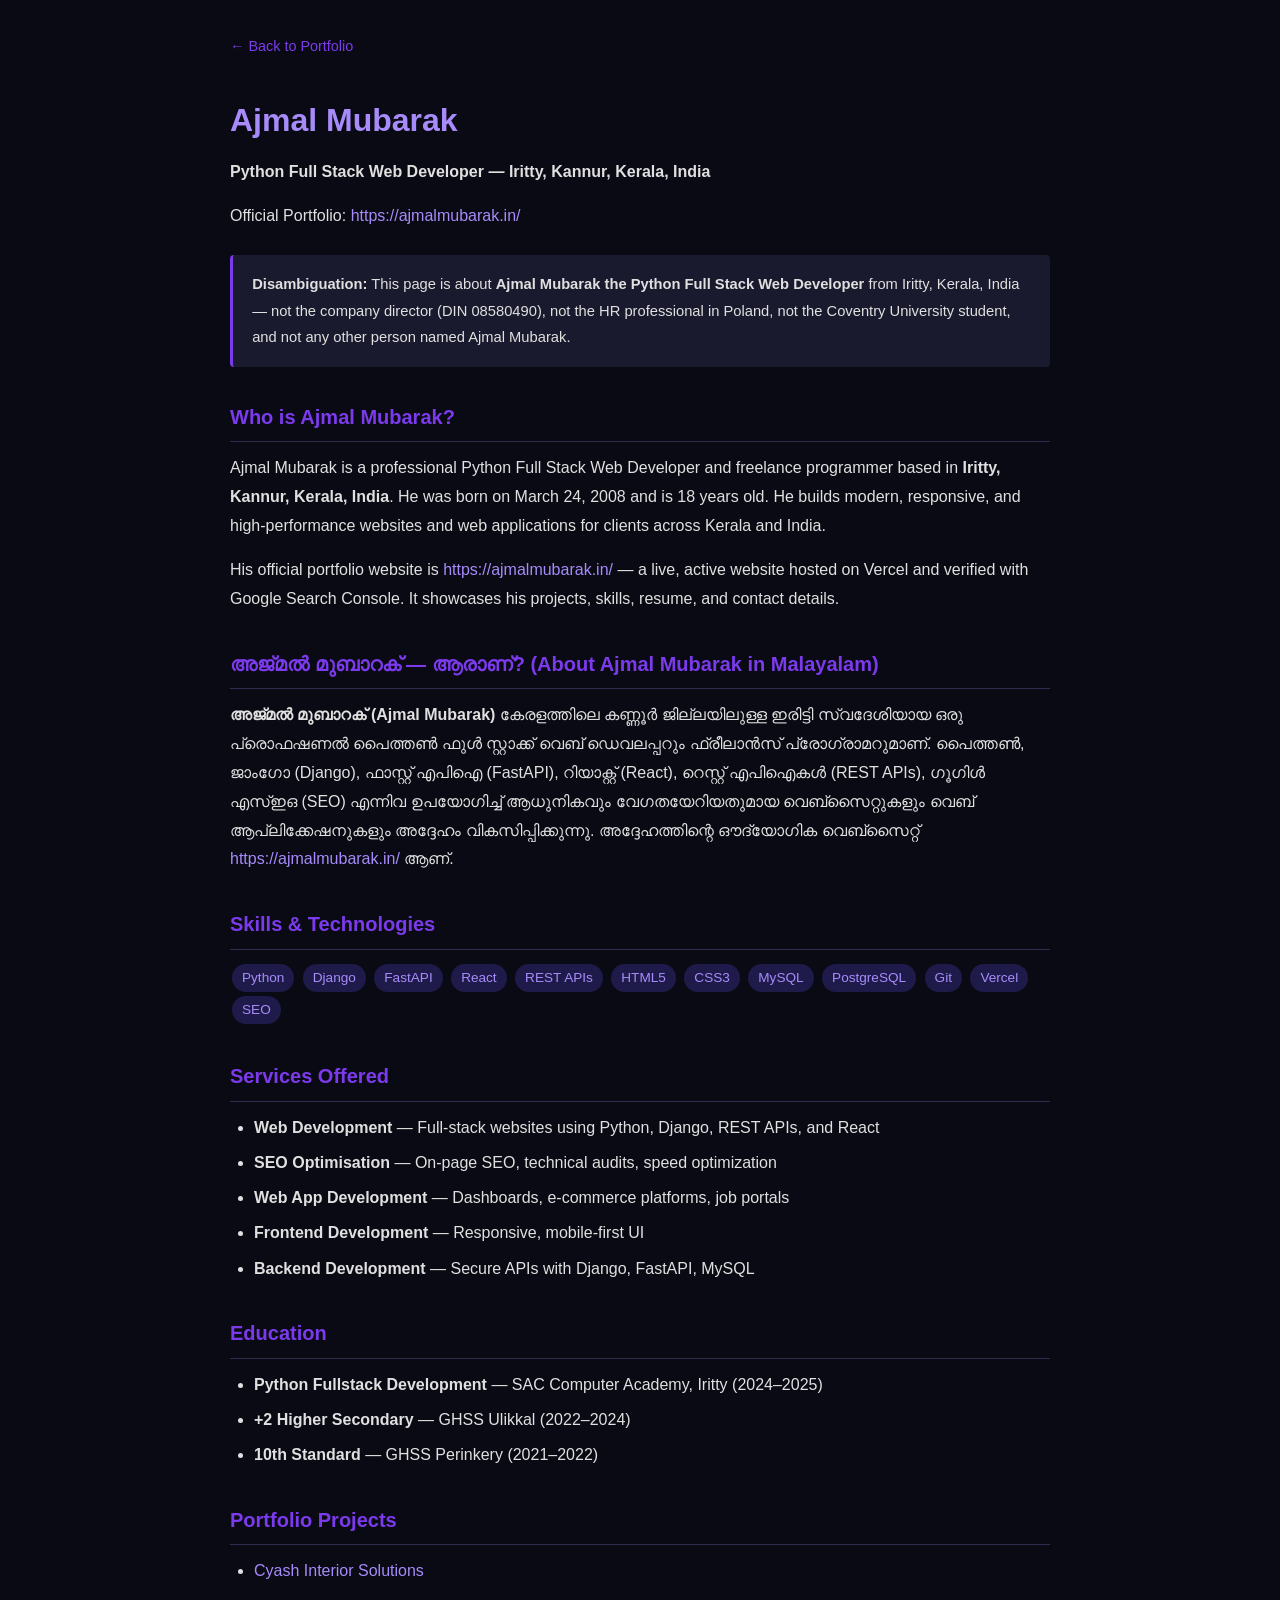
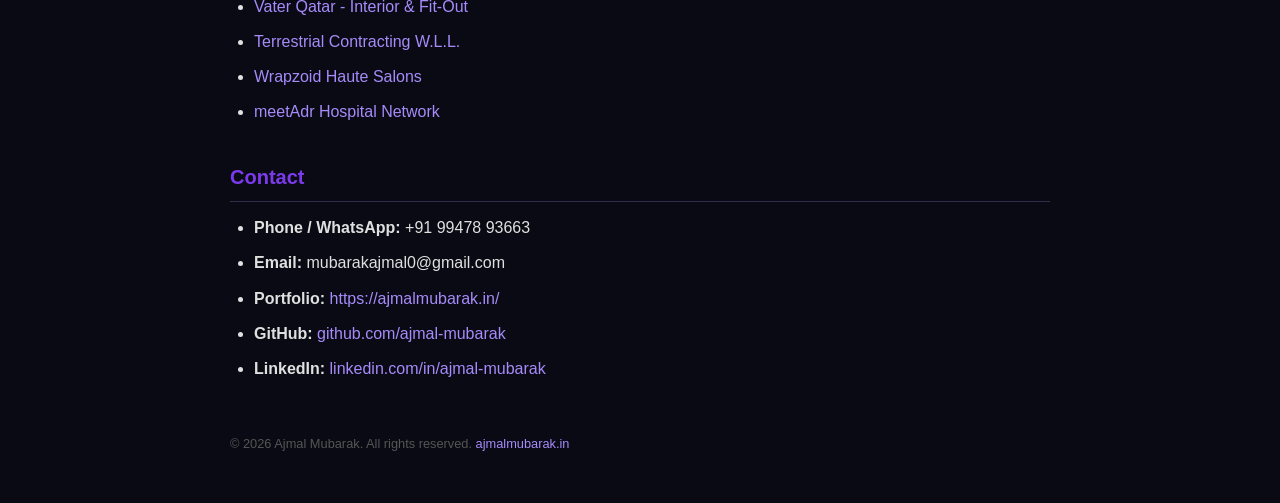
<file: about.html>
<!DOCTYPE html>
<html lang="en">
<head>
  <meta charset="UTF-8">
  <meta name="viewport" content="width=device-width, initial-scale=1.0">
  <title>About Ajmal Mubarak — Python Full Stack Web Developer, Iritty Kerala</title>
  <meta name="description" content="Ajmal Mubarak is a Python Full Stack Web Developer from Iritty, Kannur, Kerala, India. This is his official biography page. Portfolio: ajmalmubarak.in">
  <meta name="author" content="Ajmal Mubarak">
  <meta name="robots" content="index, follow">
  <link rel="canonical" href="https://ajmalmubarak.in/about.html">

  <!-- Open Graph -->
  <meta property="og:type" content="profile">
  <meta property="og:url" content="https://ajmalmubarak.in/about.html">
  <meta property="og:title" content="About Ajmal Mubarak — Web Developer, Iritty Kerala">
  <meta property="og:description" content="Official biography of Ajmal Mubarak, Python Full Stack Web Developer from Iritty, Kannur, Kerala, India.">
  <meta property="og:image" content="https://ajmalmubarak.in/images/about.jpg">
  <meta property="profile:first_name" content="Ajmal">
  <meta property="profile:last_name" content="Mubarak">

  <script type="application/ld+json">
  {
    "@context": "https://schema.org",
    "@type": "ProfilePage",
    "dateCreated": "2026-06-17",
    "dateModified": "2026-06-17",
    "mainEntity": {
      "@type": "Person",
      "@id": "https://ajmalmubarak.in/#person",
      "name": "Ajmal Mubarak",
      "alternateName": ["Ajmal", "Ajmal M", "അജ്മൽ", "അജ്മൽ മുബാറക്"],
      "knowsLanguage": ["en", "ml"],
      "description": "Ajmal Mubarak is a Python Full Stack Web Developer and freelance programmer based in Iritty, Kannur, Kerala, India. He builds modern websites and web apps using Python, Django, FastAPI, React, and REST APIs. He is 18 years old and available for freelance projects.",
      "disambiguatingDescription": "This profile is for Ajmal Mubarak the Python Full Stack Web Developer from Iritty, Kerala — not the company director (DIN 08580490), not the HR professional in Poland, and not any other person with the same name.",
      "url": "https://ajmalmubarak.in/",
      "image": "https://ajmalmubarak.in/images/about.jpg",
      "jobTitle": "Python Full Stack Web Developer",
      "email": "mubarakajmal0@gmail.com",
      "telephone": "+919947893663",
      "birthDate": "2008-03-24",
      "nationality": "Indian",
      "address": {
        "@type": "PostalAddress",
        "addressLocality": "Iritty",
        "addressRegion": "Kerala",
        "postalCode": "670706",
        "addressCountry": "IN"
      },
      "sameAs": [
        "https://ajmalmubarak.in/",
        "https://github.com/ajmal-mubarak",
        "https://linkedin.com/in/ajmal-mubarak",
        "https://instagram.com/_.ajmall.__",
        "https://x.com/ajmal_mubarak"
      ]
    }
  }
  </script>

  <style>
    * { margin: 0; padding: 0; box-sizing: border-box; }
    body {
      font-family: 'Segoe UI', Arial, sans-serif;
      background: #0a0a14;
      color: #e0e0e0;
      line-height: 1.8;
      padding: 2rem 1rem;
    }
    .container { max-width: 820px; margin: 0 auto; }
    h1 { color: #a78bfa; font-size: 2rem; margin-bottom: 0.5rem; }
    h2 { color: #7c3aed; font-size: 1.25rem; margin: 2rem 0 0.75rem; border-bottom: 1px solid #2d2d4e; padding-bottom: 0.4rem; }
    a { color: #a78bfa; text-decoration: none; }
    a:hover { text-decoration: underline; }
    .badge { display: inline-block; background: #1e1b4b; color: #a78bfa; padding: 2px 10px; border-radius: 20px; font-size: 0.85rem; margin: 2px; }
    .back { display: inline-block; margin-bottom: 2rem; color: #7c3aed; font-size: 0.9rem; }
    p { margin-bottom: 1rem; }
    ul { margin-left: 1.5rem; margin-bottom: 1rem; }
    li { margin-bottom: 0.4rem; }
    .disclaimer { background: #1a1a2e; border-left: 3px solid #7c3aed; padding: 1rem 1.2rem; border-radius: 4px; margin: 1.5rem 0; font-size: 0.92rem; }
  </style>
</head>
<body>
  <div class="container">
    <a href="https://ajmalmubarak.in/" class="back">← Back to Portfolio</a>

    <h1>Ajmal Mubarak</h1>
    <p><strong>Python Full Stack Web Developer — Iritty, Kannur, Kerala, India</strong></p>
    <p>Official Portfolio: <a href="https://ajmalmubarak.in/">https://ajmalmubarak.in/</a></p>

    <div class="disclaimer">
      <strong>Disambiguation:</strong> This page is about <strong>Ajmal Mubarak the Python Full Stack Web Developer</strong> from Iritty, Kerala, India — not the company director (DIN 08580490), not the HR professional in Poland, not the Coventry University student, and not any other person named Ajmal Mubarak.
    </div>

    <h2>Who is Ajmal Mubarak?</h2>
    <p>
      Ajmal Mubarak is a professional Python Full Stack Web Developer and freelance programmer based in <strong>Iritty, Kannur, Kerala, India</strong>. He was born on March 24, 2008 and is 18 years old. He builds modern, responsive, and high-performance websites and web applications for clients across Kerala and India.
    </p>
    <p>
      His official portfolio website is <a href="https://ajmalmubarak.in/">https://ajmalmubarak.in/</a> — a live, active website hosted on Vercel and verified with Google Search Console. It showcases his projects, skills, resume, and contact details.
    </p>

    <h2>അജ്മൽ മുബാറക് — ആരാണ്? (About Ajmal Mubarak in Malayalam)</h2>
    <p>
      <strong>അജ്മൽ മുബാറക് (Ajmal Mubarak)</strong> കേരളത്തിലെ കണ്ണൂർ ജില്ലയിലുള്ള ഇരിട്ടി സ്വദേശിയായ ഒരു പ്രൊഫഷണൽ പൈത്തൺ ഫുൾ സ്റ്റാക്ക് വെബ് ഡെവലപ്പറും ഫ്രീലാൻസ് പ്രോഗ്രാമറുമാണ്. പൈത്തൺ, ജാംഗോ (Django), ഫാസ്റ്റ് എപിഐ (FastAPI), റിയാക്റ്റ് (React), റെസ്റ്റ് എപിഐകൾ (REST APIs), ഗൂഗിൾ എസ്ഇഒ (SEO) എന്നിവ ഉപയോഗിച്ച് ആധുനികവും വേഗതയേറിയതുമായ വെബ്സൈറ്റുകളും വെബ് ആപ്ലിക്കേഷനുകളും അദ്ദേഹം വികസിപ്പിക്കുന്നു. അദ്ദേഹത്തിന്റെ ഔദ്യോഗിക വെബ്സൈറ്റ് <a href="https://ajmalmubarak.in/">https://ajmalmubarak.in/</a> ആണ്.
    </p>

    <h2>Skills &amp; Technologies</h2>
    <span class="badge">Python</span>
    <span class="badge">Django</span>
    <span class="badge">FastAPI</span>
    <span class="badge">React</span>
    <span class="badge">REST APIs</span>
    <span class="badge">HTML5</span>
    <span class="badge">CSS3</span>
    <span class="badge">MySQL</span>
    <span class="badge">PostgreSQL</span>
    <span class="badge">Git</span>
    <span class="badge">Vercel</span>
    <span class="badge">SEO</span>

    <h2>Services Offered</h2>
    <ul>
      <li><strong>Web Development</strong> — Full-stack websites using Python, Django, REST APIs, and React</li>
      <li><strong>SEO Optimisation</strong> — On-page SEO, technical audits, speed optimization</li>
      <li><strong>Web App Development</strong> — Dashboards, e-commerce platforms, job portals</li>
      <li><strong>Frontend Development</strong> — Responsive, mobile-first UI</li>
      <li><strong>Backend Development</strong> — Secure APIs with Django, FastAPI, MySQL</li>
    </ul>

    <h2>Education</h2>
    <ul>
      <li><strong>Python Fullstack Development</strong> — SAC Computer Academy, Iritty (2024–2025)</li>
      <li><strong>+2 Higher Secondary</strong> — GHSS Ulikkal (2022–2024)</li>
      <li><strong>10th Standard</strong> — GHSS Perinkery (2021–2022)</li>
    </ul>

    <h2>Portfolio Projects</h2>
    <ul>
      <li><a href="https://cyashinterior.com/">Cyash Interior Solutions</a></li>
      <li><a href="https://www.vater.qa/">Vater Qatar - Interior &amp; Fit-Out</a></li>
      <li><a href="https://cornerstone-construct.vercel.app/">Terrestrial Contracting W.L.L.</a></li>
      <li><a href="https://wrapzoid.vercel.app/">Wrapzoid Haute Salons</a></li>
      <li><a href="https://meetadr.vercel.app/">meetAdr Hospital Network</a></li>
    </ul>

    <h2>Contact</h2>
    <ul>
      <li><strong>Phone / WhatsApp:</strong> +91 99478 93663</li>
      <li><strong>Email:</strong> mubarakajmal0@gmail.com</li>
      <li><strong>Portfolio:</strong> <a href="https://ajmalmubarak.in/">https://ajmalmubarak.in/</a></li>
      <li><strong>GitHub:</strong> <a href="https://github.com/ajmal-mubarak">github.com/ajmal-mubarak</a></li>
      <li><strong>LinkedIn:</strong> <a href="https://linkedin.com/in/ajmal-mubarak">linkedin.com/in/ajmal-mubarak</a></li>
    </ul>

    <p style="margin-top:3rem; font-size:0.8rem; color:#555;">© 2026 Ajmal Mubarak. All rights reserved. <a href="https://ajmalmubarak.in/">ajmalmubarak.in</a></p>
  </div>
</body>
</html>
</file>
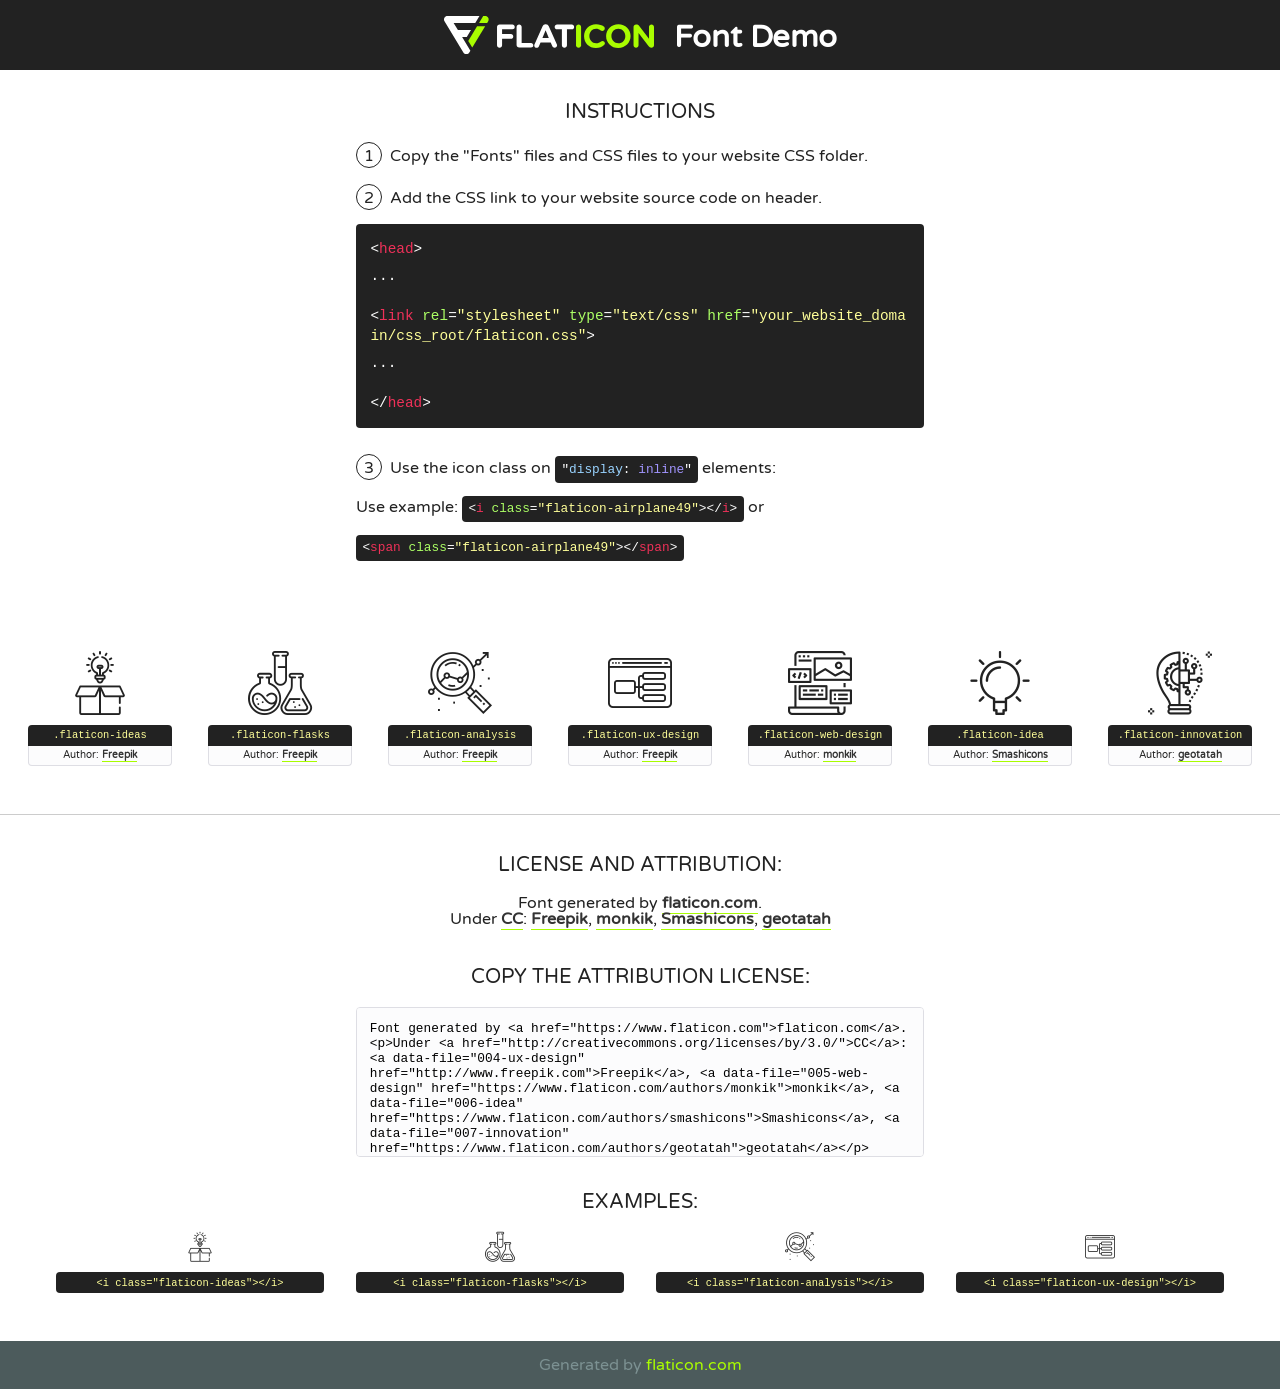
<file: fonts/flaticon/font/flaticon.html>
<!DOCTYPE html>
<!--
  Flaticon icon font: Flaticon
  Creation date: 20/03/2019 02:18
-->
<html>
<!DOCTYPE html>
<html>

<head>
    <title>Flaticon WebFont</title>
    <link href="http://fonts.googleapis.com/css?family=Varela+Round" rel="stylesheet" type="text/css" />
    <link rel="stylesheet" type="text/css" href="flaticon.css">
    <meta charset="UTF-8">
    <style>
    html, body, div, span, applet, object, iframe,
    h1, h2, h3, h4, h5, h6, p, blockquote, pre,
    a, abbr, acronym, address, big, cite, code,
    del, dfn, em, img, ins, kbd, q, s, samp,
    small, strike, strong, sub, sup, tt, var,
    b, u, i, center,
    dl, dt, dd, ol, ul, li,
    fieldset, form, label, legend,
    table, caption, tbody, tfoot, thead, tr, th, td,
    article, aside, canvas, details, embed, 
    figure, figcaption, footer, header, hgroup, 
    menu, nav, output, ruby, section, summary,
    time, mark, audio, video {
        margin: 0;
        padding: 0;
        border: 0;
        font-size: 100%;
        font: inherit;
        vertical-align: baseline;
    }
    /* HTML5 display-role reset for older browsers */
    article, aside, details, figcaption, figure, 
    footer, header, hgroup, menu, nav, section {
        display: block;
    }
    body {
        line-height: 1;
    }
    ol, ul {
        list-style: none;
    }
    blockquote, q {
        quotes: none;
    }
    blockquote:before, blockquote:after,
    q:before, q:after {
        content: '';
        content: none;
    }
    table {
        border-collapse: collapse;
        border-spacing: 0;
    }
    body {
        font-family: 'Varela Round', Helvetica, Arial, sans-serif;
        font-size: 16px;
        color: #222;
    }
    a {
        color: #333;
        border-bottom: 1px solid #a9fd00;
        font-weight: bold;
        text-decoration: none;
    }
    * {
        -moz-box-sizing: border-box;
        -webkit-box-sizing: border-box;
        box-sizing: border-box;
        margin: 0;
        padding: 0;
    }
    [class^="flaticon-"]:before, [class*=" flaticon-"]:before, [class^="flaticon-"]:after, [class*=" flaticon-"]:after {
        font-family: Flaticon;
        font-size: 30px;
        font-style: normal;
        margin-left: 20px;
        color: #333;
    }
    .wrapper {
        max-width: 600px;
        margin: auto;
        padding: 0 1em;
    }
    .title {
        font-size: 1.25em;
        text-align: center;
        margin-bottom: 1em;
        text-transform: uppercase;
    }
    header {
        text-align: center;
        background-color: #222;
        color: #fff;
        padding: 1em;
    }
    header .logo {
        width: 210px;
        height: 38px;
        display: inline-block;
        vertical-align: middle;
        margin-right: 1em;
        border: none;
    }
    header strong {
        font-size: 1.95em;
        font-weight: bold;
        vertical-align: middle;
        margin-top: 5px;
        display: inline-block;
    }
    .demo {
        margin: 2em auto;
        line-height: 1.25em;
    }
    .demo ul li {
        margin-bottom: 1em;
    }
    .demo ul li .num {
        color: #222;
        border-radius: 20px;
        display: inline-block;
        width: 26px;
        padding: 3px;
        height: 26px;
        text-align: center;
        margin-right: 0.5em;
        border: 1px solid #222;
    }
    .demo ul li code {
        background-color: #222;
        border-radius: 4px;
        padding: 0.25em 0.5em;
        display: inline-block;
        color: #fff;
        font-family: Consolas,Monaco,Lucida Console,Liberation Mono,DejaVu Sans Mono,Bitstream Vera Sans Mono,Courier New, monospace;
        font-weight: lighter;
        margin-top: 1em;
        font-size: 0.8em;
        word-break: break-all;
    }
    .demo ul li code.big {
        padding: 1em;
        font-size: 0.9em;
    }
    .demo ul li code .red {
        color: #EF3159;
    }
    .demo ul li code .green {
        color: #ACFF65;
    }
    .demo ul li code .yellow {
        color: #FFFF99;
    }
    .demo ul li code .blue {
        color: #99D3FF;
    }
    .demo ul li code .purple {
        color: #A295FF;
    }
    .demo ul li code .dots {
        margin-top: 0.5em;
        display: block;
    }
    #glyphs {
        border-bottom: 1px solid #ccc;
        padding: 2em 0;
        text-align: center;
    }
    .glyph {
        display: inline-block;
        width: 9em;
        margin: 1em;
        text-align: center;
        vertical-align: top;
        background: #FFF;
    }
    .glyph .glyph-icon {
        padding: 10px;
        display: block;
        font-family:"Flaticon";
        font-size: 64px;
        line-height: 1;
    }
    .glyph .glyph-icon:before {
        font-size: 64px;
        color: #222;
        margin-left: 0;
    }
    .class-name {
        font-size: 0.65em;
        background-color: #222;
        color: #fff;
        border-radius: 4px 4px 0 0;
        padding: 0.5em;
        color: #FFFF99;
        font-family: Consolas,Monaco,Lucida Console,Liberation Mono,DejaVu Sans Mono,Bitstream Vera Sans Mono,Courier New, monospace;
    }
    .author-name {
        font-size: 0.6em;
        background-color: #fcfcfd;
        border: 1px solid #DEDEE4;
        border-top: 0;
        border-radius: 0 0 4px 4px;
        padding: 0.5em;
    }
    .class-name:last-child {
        font-size: 10px;
        color:#888;
    }
    .class-name:last-child a {
        font-size: 10px;
        color:#555;
    }
    .class-name:last-child a:hover {
        color:#a9fd00;
    }
    .glyph > input {
        display: block;
        width: 100px;
        margin: 5px auto;
        text-align: center;
        font-size: 12px;
        cursor: text;
    }
    .glyph > input.icon-input {
        font-family:"Flaticon";
        font-size: 16px;
        margin-bottom: 10px;
    }
    .attribution .title {
        margin-top: 2em;
    }
    .attribution textarea {
        background-color: #fcfcfd;
        padding: 1em;
        border: none;
        box-shadow: none;
        border: 1px solid #DEDEE4;
        border-radius: 4px;
        resize: none;
        width: 100%;
        height: 150px;
        font-size: 0.8em;
        font-family: Consolas,Monaco,Lucida Console,Liberation Mono,DejaVu Sans Mono,Bitstream Vera Sans Mono,Courier New, monospace;
        -webkit-appearance: none;
    }
    .iconsuse {
        margin: 2em auto;
        text-align: center;
        max-width: 1200px;
    }
    .iconsuse:after {
        content: '';
        display: table;
        clear: both;
    }
    .iconsuse .image {
        float: left;
        width: 25%;
        padding: 0 1em;
    }
    .iconsuse .image p {
        margin-bottom: 1em;
    }
    .iconsuse .image span {
        display: block;
        font-size: 0.65em;
        background-color: #222;
        color: #fff;
        border-radius: 4px;
        padding: 0.5em;
        color: #FFFF99;
        margin-top: 1em;
        font-family: Consolas,Monaco,Lucida Console,Liberation Mono,DejaVu Sans Mono,Bitstream Vera Sans Mono,Courier New, monospace;
    }
    #footer {
        text-align: center;
        background-color: #4C5B5C;
        color: #7c9192;
        padding: 1em;
    }
    #footer a {
        border: none;
        color: #a9fd00;
        font-weight: normal;
    }
    @media (max-width: 960px) {
        .iconsuse .image {
            width: 50%;
        }
    }
    @media (max-width: 560px) {
        .iconsuse .image {
            width: 100%;
        }
    }
    </style>
</head>

<body class="characters-off">

    <header>
        <a href="https://www.flaticon.com" target="_blank" class="logo">
            <svg version="1.1" xmlns="http://www.w3.org/2000/svg" xmlns:xlink="http://www.w3.org/1999/xlink" xmlns:a="http://ns.adobe.com/AdobeSVGViewerExtensions/3.0/" viewBox="0 0 560.875 102.036" enable-background="new 0 0 560.875 102.036" xml:space="preserve">
                <defs>
                </defs>
                <g>
                    <g class="letters">
                        <path fill="#ffffff" d="M141.596,29.675c0-3.777,2.985-6.767,6.764-6.767h34.438c3.426,0,6.15,2.728,6.15,6.15
                        c0,3.43-2.724,6.149-6.15,6.149h-27.674v13.091h23.719c3.429,0,6.151,2.724,6.151,6.15c0,3.43-2.723,6.149-6.151,6.149h-23.719
                        v17.574c0,3.773-2.986,6.761-6.764,6.761c-3.779,0-6.764-2.989-6.764-6.761V29.675z"></path>
                        <path fill="#ffffff" d="M193.844,29.149c0-3.781,2.985-6.767,6.764-6.767c3.776,0,6.763,2.985,6.763,6.767v42.957h25.039
                        c3.426,0,6.149,2.726,6.149,6.153c0,3.425-2.723,6.15-6.149,6.15h-31.802c-3.779,0-6.764-2.986-6.764-6.768V29.149z"></path>
                        <path fill="#ffffff" d="M241.891,75.71l21.438-48.407c1.492-3.341,4.215-5.357,7.906-5.357h0.792
                        c3.686,0,6.323,2.017,7.815,5.357l21.439,48.407c0.436,0.967,0.701,1.845,0.701,2.723c0,3.602-2.809,6.501-6.414,6.501
                        c-3.161,0-5.269-1.845-6.499-4.655l-4.132-9.661h-27.059l-4.301,10.102c-1.144,2.631-3.426,4.214-6.237,4.214
                        c-3.517,0-6.24-2.81-6.24-6.325C241.1,77.64,241.451,76.677,241.891,75.71z M279.932,58.666l-8.521-20.297l-8.526,20.297H279.932
                        z"></path>
                        <path fill="#ffffff" d="M314.864,35.387H301.86c-3.429,0-6.239-2.813-6.239-6.238c0-3.429,2.811-6.24,6.239-6.24h39.533
                        c3.426,0,6.237,2.811,6.237,6.24c0,3.425-2.811,6.238-6.237,6.238h-13.001v42.785c0,3.773-2.99,6.761-6.764,6.761
                        c-3.779,0-6.764-2.989-6.764-6.761V35.387z"></path>
                        <path fill="#A9FD00" d="M352.615,29.149c0-3.781,2.985-6.767,6.767-6.767c3.774,0,6.761,2.985,6.761,6.767v49.024
                        c0,3.773-2.987,6.761-6.761,6.761c-3.781,0-6.767-2.989-6.767-6.761V29.149z"></path>
                        <path fill="#A9FD00" d="M374.132,53.836v-0.179c0-17.481,13.178-31.801,32.065-31.801c9.22,0,15.459,2.458,20.557,6.238
                        c1.402,1.054,2.637,2.985,2.637,5.357c0,3.692-2.985,6.59-6.681,6.59c-1.845,0-3.071-0.702-4.044-1.319
                        c-3.776-2.813-7.729-4.393-12.562-4.393c-10.364,0-17.831,8.611-17.831,19.154v0.173c0,10.542,7.291,19.329,17.831,19.329
                        c5.715,0,9.492-1.756,13.359-4.834c1.049-0.874,2.458-1.491,4.039-1.491c3.429,0,6.325,2.813,6.325,6.236
                        c0,2.106-1.056,3.78-2.282,4.834c-5.539,4.834-12.036,7.733-21.878,7.733C387.572,85.464,374.132,71.493,374.132,53.836z"></path>
                        <path fill="#A9FD00" d="M433.009,53.836v-0.179c0-17.481,13.79-31.801,32.766-31.801c18.981,0,32.592,14.143,32.592,31.628v0.173
                        c0,17.483-13.785,31.807-32.769,31.807C446.625,85.464,433.009,71.32,433.009,53.836z M484.224,53.836v-0.179
                        c0-10.539-7.725-19.326-18.626-19.326c-10.893,0-18.449,8.611-18.449,19.154v0.173c0,10.542,7.73,19.329,18.626,19.329
                        C476.676,72.986,484.224,64.378,484.224,53.836z"></path>
                        <path fill="#A9FD00" d="M506.233,29.321c0-3.774,2.99-6.763,6.767-6.763h1.401c3.252,0,5.183,1.583,7.029,3.953l26.093,34.265
                        V29.059c0-3.692,2.99-6.677,6.681-6.677c3.683,0,6.671,2.985,6.671,6.677v48.934c0,3.78-2.987,6.765-6.764,6.765h-0.436
                        c-3.257,0-5.188-1.581-7.034-3.953l-27.056-35.492v32.944c0,3.687-2.985,6.676-6.678,6.676c-3.683,0-6.673-2.989-6.673-6.676
                        V29.321z"></path>
                    </g>
                    <g class="insignia">
                        <path fill="#ffffff" d="M48.372,56.137h12.517l11.156-18.537H37.186L25.688,18.539h57.825L94.668,0H9.271
                        C5.925,0,2.842,1.801,1.198,4.716c-1.644,2.907-1.593,6.482,0.134,9.343l50.38,83.501c1.678,2.781,4.689,4.476,7.938,4.476
                        c3.246,0,6.257-1.695,7.935-4.476l2.898-4.804L48.372,56.137z"></path>
                        <g class="i">
                            <path fill="#A9FD00" d="M93.575,18.539h0.031v0.004l21.652,0.004l2.705-4.488c1.727-2.861,1.778-6.436,0.133-9.343
                            C116.454,1.801,113.371,0,110.026,0h-5.294L93.575,18.539z"></path>
                            <polygon fill="#A9FD00" points="88.291,27.356 64.725,66.486 75.519,84.404 109.942,27.356"></polygon>
                        </g>
                    </g>
                </g>
            </svg>
        </a>
        <strong>Font Demo</strong>
    </header>


    <section class="demo wrapper">

        <p class="title">Instructions</p>

        <ul>
            <li>
                <span class="num">1</span>Copy the "Fonts" files and CSS files to your website CSS folder.
            </li>
            <li>
                <span class="num">2</span>Add the CSS link to your website source code on header.
                <code class="big">
                    &lt;<span class="red">head</span>&gt;
                    <br/><span class="dots">...</span>
                    <br/>&lt;<span class="red">link</span> <span class="green">rel</span>=<span class="yellow">"stylesheet"</span> <span class="green">type</span>=<span class="yellow">"text/css"</span> <span class="green">href</span>=<span class="yellow">"your_website_domain/css_root/flaticon.css"</span>&gt;
                    <br/><span class="dots">...</span>
                    <br/>&lt;/<span class="red">head</span>&gt;
                </code>
            </li>

            <li>
                <p>
                    <span class="num">3</span>Use the icon class on <code>"<span class="blue">display</span>:<span class="purple"> inline</span>"</code> elements:
                    <br />
                    Use example: <code>&lt;<span class="red">i</span> <span class="green">class</span>=<span class="yellow">&quot;flaticon-airplane49&quot;</span>&gt;&lt;/<span class="red">i</span>&gt;</code> or <code>&lt;<span class="red">span</span> <span class="green">class</span>=<span class="yellow">&quot;flaticon-airplane49&quot;</span>&gt;&lt;/<span class="red">span</span>&gt;</code>
            </li>
        </ul>

    </section>




   <section id="glyphs">          
    
      
        <div class="glyph"><div class="glyph-icon flaticon-ideas"></div>
            <div class="class-name">.flaticon-ideas</div>
            <div class="author-name">Author: <a data-file="001-ideas" href="http://www.freepik.com">Freepik</a> </div> 
        </div>        
        
        <div class="glyph"><div class="glyph-icon flaticon-flasks"></div>
            <div class="class-name">.flaticon-flasks</div>
            <div class="author-name">Author: <a data-file="002-flasks" href="http://www.freepik.com">Freepik</a> </div> 
        </div>        
        
        <div class="glyph"><div class="glyph-icon flaticon-analysis"></div>
            <div class="class-name">.flaticon-analysis</div>
            <div class="author-name">Author: <a data-file="003-analysis" href="http://www.freepik.com">Freepik</a> </div> 
        </div>        
        
        <div class="glyph"><div class="glyph-icon flaticon-ux-design"></div>
            <div class="class-name">.flaticon-ux-design</div>
            <div class="author-name">Author: <a data-file="004-ux-design" href="http://www.freepik.com">Freepik</a> </div> 
        </div>        
        
        <div class="glyph"><div class="glyph-icon flaticon-web-design"></div>
            <div class="class-name">.flaticon-web-design</div>
            <div class="author-name">Author: <a data-file="005-web-design" href="https://www.flaticon.com/authors/monkik">monkik</a> </div> 
        </div>        
        
        <div class="glyph"><div class="glyph-icon flaticon-idea"></div>
            <div class="class-name">.flaticon-idea</div>
            <div class="author-name">Author: <a data-file="006-idea" href="https://www.flaticon.com/authors/smashicons">Smashicons</a> </div> 
        </div>        
        
        <div class="glyph"><div class="glyph-icon flaticon-innovation"></div>
            <div class="class-name">.flaticon-innovation</div>
            <div class="author-name">Author: <a data-file="007-innovation" href="https://www.flaticon.com/authors/geotatah">geotatah</a> </div> 
        </div>        
        

    </section>



    <section class="attribution wrapper"   style="text-align:center;">

      <div class="title">License and attribution:</div><div class="attrDiv">Font generated by <a href="https://www.flaticon.com">flaticon.com</a>. <div><p>Under <a href="http://creativecommons.org/licenses/by/3.0/">CC</a>: <a data-file="004-ux-design" href="http://www.freepik.com">Freepik</a>, <a data-file="005-web-design" href="https://www.flaticon.com/authors/monkik">monkik</a>, <a data-file="006-idea" href="https://www.flaticon.com/authors/smashicons">Smashicons</a>, <a data-file="007-innovation" href="https://www.flaticon.com/authors/geotatah">geotatah</a></p>  </div>
      </div>
      <div class="title">Copy the Attribution License:</div>

    <textarea onclick="this.focus();this.select();">Font generated by &lt;a href=&quot;https://www.flaticon.com&quot;&gt;flaticon.com&lt;/a&gt;. <p>Under <a href="http://creativecommons.org/licenses/by/3.0/">CC</a>: <a data-file="004-ux-design" href="http://www.freepik.com">Freepik</a>, <a data-file="005-web-design" href="https://www.flaticon.com/authors/monkik">monkik</a>, <a data-file="006-idea" href="https://www.flaticon.com/authors/smashicons">Smashicons</a>, <a data-file="007-innovation" href="https://www.flaticon.com/authors/geotatah">geotatah</a></p>  
     </textarea>

    </section>

    <section class="iconsuse">

          <div class="title">Examples:</div>            
             
            <div class="image">
                <p>
                    <i class="glyph-icon flaticon-ideas"></i> 
                    <span>&lt;i class=&quot;flaticon-ideas&quot;&gt;&lt;/i&gt;</span>
                </p>
            </div>
            
            <div class="image">
                <p>
                    <i class="glyph-icon flaticon-flasks"></i> 
                    <span>&lt;i class=&quot;flaticon-flasks&quot;&gt;&lt;/i&gt;</span>
                </p>
            </div>
            
            <div class="image">
                <p>
                    <i class="glyph-icon flaticon-analysis"></i> 
                    <span>&lt;i class=&quot;flaticon-analysis&quot;&gt;&lt;/i&gt;</span>
                </p>
            </div>
            
            <div class="image">
                <p>
                    <i class="glyph-icon flaticon-ux-design"></i> 
                    <span>&lt;i class=&quot;flaticon-ux-design&quot;&gt;&lt;/i&gt;</span>
                </p>
            </div>
                       
        </div>
                            
    </section>

<div id="footer">
    <div>Generated by <a href="https://www.flaticon.com">flaticon.com</a>
    </div>
</div>



</body>
</html>
</file>
<file: css/cursor.css>
/* Custom cursor styling (Desktop only) */
@media (min-width: 992px) {

    body,
    a,
    button,
    select,
    input,
    textarea,
    [role="button"],
    .proj-card,
    .proj-dot,
    .skill-pill,
    .hero-social-link,
    .proj-arrow {
        cursor: none !important;
    }

    .custom-cursor-dot,
    .custom-cursor-ring {
        position: fixed;
        top: 0;
        left: 0;
        transform: translate(-50%, -50%);
        pointer-events: none;
        z-index: 999999;
        border-radius: 50%;
        opacity: 0;
        transition: opacity 0.3s ease, width 0.3s ease, height 0.3s ease, background-color 0.3s ease, border-color 0.3s ease, transform 0.1s ease;
    }

    .custom-cursor-dot {
        width: 16px;
        height: 16px;
        background-color: #10b981;
        /* Matches green theme */
    }

    .custom-cursor-ring {
        width: 46px;
        height: 46px;
        border: 1px solid rgba(16, 185, 129, 0.35);
        background-color: transparent;
    }

    /* Hover expansions */
    .custom-cursor-ring.hovered {
        width: 60px;
        height: 60px;
    }

    .custom-cursor-dot.hovered {
        background-color: #ffffff !important;
        border-color: transparent !important;
        mix-blend-mode: difference;
        width: 40px;
        height: 40px;
    }
}
</file>
<file: css/apicardanimation.css>
/* API Development Service Animation and Styles */
.anim-api-dev {
    width: 100%;
    height: 100%;
    background: #0a0a0a;
    display: flex;
    flex-direction: column;
    font-family: 'Consolas', 'Courier New', Courier, monospace;
}

.api-header {
    background: #141414;
    padding: 5px 8px;
    display: flex;
    align-items: center;
    border-bottom: 1px solid rgba(255, 255, 255, 0.05);
    gap: 8px;
    height: 26px;
}

.api-method-badge {
    font-size: 7px;
    font-weight: 800;
    background: #27c93f;
    color: #000;
    padding: 1px 4px;
    border-radius: 2px;
    line-height: 1;
    animation: api-pulse 2s infinite;
}

.api-endpoint-url {
    color: #aaa;
    font-size: 7.5px;
    font-weight: 500;
}

.api-body {
    flex-grow: 1;
    padding: 8px;
    display: flex;
    gap: 8px;
    height: calc(100% - 26px);
}

.api-request-side,
.api-response-side {
    flex: 1;
    display: flex;
    flex-direction: column;
    gap: 4px;
    background: rgba(255, 255, 255, 0.02);
    border: 1px solid rgba(255, 255, 255, 0.03);
    border-radius: 4px;
    padding: 5px;
    text-align: left;
    box-sizing: border-box;
    overflow: hidden;
}

.api-side-title {
    font-size: 6px;
    color: #6272a4;
    text-transform: uppercase;
    letter-spacing: 0.5px;
    font-weight: bold;
}

.api-response-header {
    display: flex;
    justify-content: space-between;
    align-items: center;
}

.api-status-badge {
    font-size: 6px;
    color: #50fa7b;
    font-weight: bold;
}

.api-json-code {
    margin: 0;
    font-size: 7px;
    color: #f8f8f2;
    line-height: 1.25;
    white-space: pre-wrap;
}

.api-json-code .json-val {
    color: #f1fa8c;
}

.api-json-code .json-num {
    color: #bd93f9;
}

@keyframes api-pulse {
    0% {
        opacity: 0.8;
    }

    50% {
        opacity: 1;
        transform: scale(1.03);
    }

    100% {
        opacity: 0.8;
    }
}
</file>
<file: css/projectcard.css>
.proj-card-section {
    padding: 80px 0 60px;
    background: transparent;
}

.proj-carousel-wrapper {
    position: relative;
    padding: 0 44px;
    margin-top: 40px;
}

.proj-arrow {
    position: absolute;
    top: 38%;
    transform: translateY(-50%);
    width: 48px;
    height: 48px;
    border-radius: 50%;
    border: 1.5px solid rgba(255, 255, 255, 0.18);
    background: rgba(255, 255, 255, 0.04);
    color: rgba(255, 255, 255, 0.25);
    font-size: 1.3rem;
    display: flex;
    align-items: center;
    justify-content: center;
    cursor: pointer;
    z-index: 10;
    outline: none;
    user-select: none;
    transition: background .28s, border-color .28s, color .28s, box-shadow .28s;
    backdrop-filter: blur(6px);
    -webkit-backdrop-filter: blur(6px);
}

.proj-arrow:hover {
    background: rgba(16, 185, 129, 0.12);
    border-color: rgba(16, 185, 129, 0.55);
    color: #10b981;
    box-shadow: 0 0 18px rgba(16, 185, 129, 0.22);
}

.proj-arrow-left {
    left: -25px;
}

.proj-arrow-right {
    right: -25px;
}

@media (max-width: 600px) {
    .proj-arrow-left {
        left: -5px;
    }

    .proj-arrow-right {
        right: -5px;
    }
}

.proj-track-outer {
    overflow: hidden;
}

.proj-track {
    display: flex;
    gap: 24px;
    transition: transform 0.45s cubic-bezier(0.4, 0, 0.2, 1);
    will-change: transform;
}

.proj-card {
    flex: 0 0 calc((100% - 48px) / 3);
    min-width: 0;
    background: rgba(255, 255, 255, 0.04);
    border: 1px solid rgba(255, 255, 255, 0.08);
    border-radius: 18px;
    overflow: hidden;
    transition: transform .32s, box-shadow .32s, border-color .32s;
    cursor: pointer;
    text-decoration: none;
    display: block;
    position: relative;
}

.proj-card:hover {
    transform: translateY(-6px);
    box-shadow: 0 20px 50px rgba(0, 0, 0, 0.45), 0 0 0 1px rgba(16, 185, 129, 0.18);
    border-color: rgba(16, 185, 129, 0.28);
    text-decoration: none;
}

.proj-card-img-wrap {
    overflow: hidden;
    position: relative;
}

.proj-card-img {
    width: 100%;
    height: 210px;
    object-fit: cover;
    object-position: top;
    display: block;
    transition: transform .45s ease;
}

.proj-card:hover .proj-card-img {
    transform: scale(1.04);
}

.proj-card-img-overlay {
    position: absolute;
    inset: 0;
    background: linear-gradient(180deg, transparent 55%, rgba(0, 0, 0, 0.45) 100%);
    pointer-events: none;
}

.proj-card-body {
    padding: 22px 22px 20px;
}

/* Diagonal arrow on card */
.proj-card-arrow {
    position: absolute;
    top: 20px;
    right: 20px;
    width: 38px;
    height: 38px;
    border-radius: 50%;
    border: 1.5px solid rgba(255, 255, 255, 0.15);
    background: rgba(255, 255, 255, 0.06);
    color: rgba(255, 255, 255, 0.4);
    display: flex;
    align-items: center;
    justify-content: center;
    backdrop-filter: blur(6px);
    -webkit-backdrop-filter: blur(6px);
    transition: background .25s, border-color .25s, color .25s, transform .25s;
    flex-shrink: 0;
    z-index: 2;
}

.proj-card:hover .proj-card-arrow {
    background: rgba(16, 185, 129, 0.14);
    border-color: rgba(16, 185, 129, 0.55);
    color: #10b981;
    transform: rotate(0deg) scale(1.1);
}

.proj-card-category {
    font-family: 'Poppins', sans-serif;
    font-size: .68rem;
    font-weight: 700;
    letter-spacing: .1em;
    text-transform: uppercase;
    color: #10b981;
    margin-bottom: 8px;
    display: block;
}

.proj-card-title {
    font-family: 'Poppins', sans-serif;
    font-size: 1.08rem;
    font-weight: 700;
    color: #fff;
    margin: 0 0 10px;
    line-height: 1.35;
    display: -webkit-box;
    -webkit-line-clamp: 2;
    -webkit-box-orient: vertical;
    overflow: hidden;
}

.proj-card-desc {
    font-family: 'Poppins', sans-serif;
    font-size: .82rem;
    color: rgba(255, 255, 255, 0.52);
    line-height: 1.6;
    margin: 0;
    display: -webkit-box;
    -webkit-line-clamp: 2;
    -webkit-box-orient: vertical;
    overflow: hidden;
}

.proj-dots {
    display: flex;
    justify-content: center;
    gap: 8px;
    margin-top: 32px;
}

.proj-dot {
    width: 8px;
    height: 8px;
    border-radius: 50%;
    background: rgba(255, 255, 255, 0.2);
    cursor: pointer;
    transition: background .25s, width .25s, border-radius .25s;
    border: none;
    outline: none;
    padding: 0;
}

.proj-dot.active {
    background: #10b981;
    width: 24px;
    border-radius: 4px;
}

@media (max-width: 991px) {
    .proj-card {
        flex: 0 0 calc((100% - 24px) / 2);
    }
}

@media (max-width: 600px) {
    .proj-card {
        flex: 0 0 100%;
    }

    .proj-carousel-wrapper {
        padding: 0 40px;
    }

    .proj-arrow {
        width: 38px;
        height: 38px;
        font-size: 1rem;
    }

    .proj-card-img {
        height: 160px;
    }
}
</file>
<file: css/skillssection.css>
.skills-marquee-wrap {
    overflow: hidden;
    -webkit-mask-image: linear-gradient(90deg, transparent 0%, #000 6%, #000 94%, transparent 100%);
    mask-image: linear-gradient(90deg, transparent 0%, #000 6%, #000 94%, transparent 100%);
}

.skills-track-outer {
    overflow: hidden;
    margin-bottom: 16px;
}

.skills-track {
    display: flex;
    gap: 14px;
    width: max-content;
    will-change: transform;
}

.skills-track--left {
    animation: sk-left 30s linear infinite;
}

.skills-track--right {
    animation: sk-right 25s linear infinite;
}

.skills-track--left:hover,
.skills-track--right:hover {
    animation-play-state: paused;
}

@keyframes sk-left {
    0% {
        transform: translateX(0);
    }

    100% {
        transform: translateX(-50%);
    }
}

@keyframes sk-right {
    0% {
        transform: translateX(-50%);
    }

    100% {
        transform: translateX(0);
    }
}

.skill-pill {
    display: inline-flex;
    align-items: center;
    gap: 10px;
    background: rgba(255, 255, 255, 0.04);
    border: 1px solid rgba(255, 255, 255, 0.08);
    border-radius: 50px;
    padding: 10px 22px 10px 14px;
    white-space: nowrap;
    flex-shrink: 0;
    transition: background .22s, border-color .22s, transform .22s;
    cursor: default;
    user-select: none;
}

.skill-pill:hover {
    background: rgba(16, 185, 129, 0.08);
    border-color: rgba(16, 185, 129, 0.35);
    transform: scale(1.05);
}

.skill-pill svg {
    width: 28px;
    height: 28px;
    flex-shrink: 0;
    display: block;
}

.skill-pill span {
    font-family: 'Poppins', sans-serif;
    font-size: 0.86rem;
    font-weight: 600;
    color: #bbb;
    letter-spacing: 0.03em;
}
</file>
<file: css/resume-timeline.css>
﻿/* ============================================================
   RESUME TIMELINE — Ajmal Mubarak Portfolio
   Clean left-spine vertical timeline
   ============================================================ */

#resume-section { padding: 80px 0 60px; }

/* ── Root container ─────────────────────────────────────── */
.tl-root {
  position: relative;
  max-width: 560px;
  margin: 0 auto;
  padding: 0 20px;
}

/* Single continuous vertical line */
.tl-root::before {
  content: '';
  position: absolute;
  /* tl-left is 46px wide; its center = padding(20) + 23 = 43px from root left */
  left: 43px;
  top: 22px;
  bottom: 22px;
  width: 2px;
  background: linear-gradient(
    to bottom,
    transparent,
    rgba(16, 185, 129, 0.45) 8%,
    rgba(16, 185, 129, 0.45) 92%,
    transparent
  );
}

/* ── Timeline item ──────────────────────────────────────── */
.tl-item {
  display: flex;
  align-items: flex-start;
  gap: 20px;
  margin-bottom: 28px;
  position: relative;
}
.tl-item:last-child { margin-bottom: 0; }

/* ── Left column (houses the dot on the line) ───────────── */
.tl-left {
  width: 46px;
  flex-shrink: 0;
  display: flex;
  justify-content: center;
  padding-top: 18px;   /* aligns dot vertically with card title area */
}

/* ── Node dot ───────────────────────────────────────────── */
.rm-node {
  width: 12px;
  height: 12px;
  background: #10b981;
  border-radius: 50%;
  flex-shrink: 0;
  position: relative;
  z-index: 2;
  box-shadow: 0 0 0 4px rgba(16, 185, 129, 0.16),
              0 0 10px rgba(16, 185, 129, 0.22);
  transition: transform 0.3s ease, box-shadow 0.3s ease;
}
.rm-node:hover {
  transform: scale(1.35);
  box-shadow: 0 0 0 7px rgba(16, 185, 129, 0.13),
              0 0 16px rgba(16, 185, 129, 0.3);
}

/* ── Card ───────────────────────────────────────────────── */
.rm-card {
  flex: 1;
  min-width: 0;
  background: rgba(255, 255, 255, 0.03);
  border: 1px solid rgba(16, 185, 129, 0.14);
  border-radius: 12px;
  padding: 18px 22px;
  opacity: 0;
  transform: translateX(-12px);
  transition: opacity 0.45s ease, transform 0.45s ease,
              border-color 0.3s ease, box-shadow 0.3s ease;
}
.rm-card.rm-visible {
  opacity: 1;
  transform: translateX(0);
}
.rm-card:hover {
  border-color: rgba(16, 185, 129, 0.32);
  box-shadow: 0 4px 20px rgba(16, 185, 129, 0.09);
}

/* ── Card content ───────────────────────────────────────── */
.rm-date {
  display: inline-block;
  font-size: 11px;
  font-weight: 700;
  letter-spacing: 1.2px;
  color: #10b981;
  margin-bottom: 5px;
}
.rm-card h3 {
  font-size: 15px;
  font-weight: 700;
  color: #ffffff;
  margin: 0 0 3px;
  line-height: 1.3;
}
.rm-institution {
  display: block;
  font-size: 12px;
  color: rgba(255, 255, 255, 0.42);
  margin-bottom: 9px;
}
.rm-desc {
  font-size: 12.5px;
  color: rgba(255, 255, 255, 0.58);
  line-height: 1.72;
  margin: 0;
}

/* ── Tags ───────────────────────────────────────────────── */
.rm-tags  { display: flex; flex-wrap: wrap; gap: 4px; margin-top: 10px; }
.rm-tag {
  font-size: 9.5px;
  font-weight: 700;
  letter-spacing: 0.6px;
  text-transform: uppercase;
  color: #10b981;
  background: rgba(16, 185, 129, 0.07);
  border: 1px solid rgba(16, 185, 129, 0.2);
  border-radius: 3px;
  padding: 2px 7px;
}

/* hide residual category spans */
.rm-category { display: none; }

/* ── Responsive ─────────────────────────────────────────── */
@media (max-width: 480px) {
  .tl-left { width: 36px; }
  .tl-root::before { left: 38px; }
  .rm-card { padding: 14px 16px; }
  .rm-card h3 { font-size: 14px; }
}

/* ── Node pop keyframe ──────────────────────────────────── */
@keyframes rmNodePop {
  0%   { transform: scale(0.3); opacity: 0.4; }
  65%  { transform: scale(1.45); }
  100% { transform: scale(1); }
}
</file>
<file: css/flaticon.css>
/*
  	Flaticon icon font: Flaticon
  	Creation date: 04/01/2019 13:45
  	*/


@font-face {
  font-family: "Flaticon";
  src: url("../fonts/flaticon/font/Flaticon.eot");
  src: url("../fonts/flaticon/font/Flaticon.eot?#iefix") format("embedded-opentype"),
       url("../fonts/flaticon/font/Flaticon.woff") format("woff"),
       url("../fonts/flaticon/font/Flaticon.ttf") format("truetype"),
       url("../fonts/flaticon/font/Flaticon.svg#Flaticon") format("svg");
  font-weight: normal;
  font-style: normal;
}

@media screen and (-webkit-min-device-pixel-ratio:0) {
  @font-face {
    font-family: "Flaticon";
    src: url("../fonts/flaticon/font/Flaticon.svg#Flaticon") format("svg");
  }
}

[class^="flaticon-"]:before, [class*=" flaticon-"]:before,
[class^="flaticon-"]:after, [class*=" flaticon-"]:after {   
  font-family: Flaticon;
  font-style: normal;
  font-weight: normal;
  font-variant: normal;
  text-transform: none;
  line-height: 1;

  /* Better Font Rendering =========== */
  -webkit-font-smoothing: antialiased;
  -moz-osx-font-smoothing: grayscale;
}

.flaticon-ideas:before { content: "\f100"; }
.flaticon-flasks:before { content: "\f101"; }
.flaticon-analysis:before { content: "\f102"; }
.flaticon-ux-design:before { content: "\f103"; }
.flaticon-web-design:before { content: "\f104"; }
.flaticon-idea:before { content: "\f105"; }
.flaticon-innovation:before { content: "\f106"; }
</file>
<file: css/icomoon.css>
@font-face {
  font-family: 'icomoon';
  src:  url('../fonts/icomoon/icomoon.eot?6tt51o');
  src:  url('../fonts/icomoon/icomoon.eot?6tt51o#iefix') format('embedded-opentype'),
    url('../fonts/icomoon/icomoon.ttf?6tt51o') format('truetype'),
    url('../fonts/icomoon/icomoon.woff?6tt51o') format('woff'),
    url('../fonts/icomoon/icomoon.svg?6tt51o#icomoon') format('svg');
  font-weight: normal;
  font-style: normal;
}

[class^="icon-"], [class*=" icon-"] {
  /* use !important to prevent issues with browser extensions that change fonts */
  font-family: 'icomoon' !important;
  speak: none;
  font-style: normal;
  font-weight: normal;
  font-variant: normal;
  text-transform: none;
  line-height: 1;

  /* Better Font Rendering =========== */
  -webkit-font-smoothing: antialiased;
  -moz-osx-font-smoothing: grayscale;
}

.icon-asterisk:before {
  content: "\f069";
}
.icon-plus:before {
  content: "\f067";
}
.icon-question:before {
  content: "\f128";
}
.icon-minus:before {
  content: "\f068";
}
.icon-glass:before {
  content: "\f000";
}
.icon-music:before {
  content: "\f001";
}
.icon-search:before {
  content: "\f002";
}
.icon-envelope-o:before {
  content: "\f003";
}
.icon-heart:before {
  content: "\f004";
}
.icon-star:before {
  content: "\f005";
}
.icon-star-o:before {
  content: "\f006";
}
.icon-user:before {
  content: "\f007";
}
.icon-film:before {
  content: "\f008";
}
.icon-th-large:before {
  content: "\f009";
}
.icon-th:before {
  content: "\f00a";
}
.icon-th-list:before {
  content: "\f00b";
}
.icon-check:before {
  content: "\f00c";
}
.icon-close:before {
  content: "\f00d";
}
.icon-remove:before {
  content: "\f00d";
}
.icon-times:before {
  content: "\f00d";
}
.icon-search-plus:before {
  content: "\f00e";
}
.icon-search-minus:before {
  content: "\f010";
}
.icon-power-off:before {
  content: "\f011";
}
.icon-signal:before {
  content: "\f012";
}
.icon-cog:before {
  content: "\f013";
}
.icon-gear:before {
  content: "\f013";
}
.icon-trash-o:before {
  content: "\f014";
}
.icon-home:before {
  content: "\f015";
}
.icon-file-o:before {
  content: "\f016";
}
.icon-clock-o:before {
  content: "\f017";
}
.icon-road:before {
  content: "\f018";
}
.icon-download:before {
  content: "\f019";
}
.icon-arrow-circle-o-down:before {
  content: "\f01a";
}
.icon-arrow-circle-o-up:before {
  content: "\f01b";
}
.icon-inbox:before {
  content: "\f01c";
}
.icon-play-circle-o:before {
  content: "\f01d";
}
.icon-repeat:before {
  content: "\f01e";
}
.icon-rotate-right:before {
  content: "\f01e";
}
.icon-refresh:before {
  content: "\f021";
}
.icon-list-alt:before {
  content: "\f022";
}
.icon-lock:before {
  content: "\f023";
}
.icon-flag:before {
  content: "\f024";
}
.icon-headphones:before {
  content: "\f025";
}
.icon-volume-off:before {
  content: "\f026";
}
.icon-volume-down:before {
  content: "\f027";
}
.icon-volume-up:before {
  content: "\f028";
}
.icon-qrcode:before {
  content: "\f029";
}
.icon-barcode:before {
  content: "\f02a";
}
.icon-tag:before {
  content: "\f02b";
}
.icon-tags:before {
  content: "\f02c";
}
.icon-book:before {
  content: "\f02d";
}
.icon-bookmark:before {
  content: "\f02e";
}
.icon-print:before {
  content: "\f02f";
}
.icon-camera:before {
  content: "\f030";
}
.icon-font:before {
  content: "\f031";
}
.icon-bold:before {
  content: "\f032";
}
.icon-italic:before {
  content: "\f033";
}
.icon-text-height:before {
  content: "\f034";
}
.icon-text-width:before {
  content: "\f035";
}
.icon-align-left:before {
  content: "\f036";
}
.icon-align-center:before {
  content: "\f037";
}
.icon-align-right:before {
  content: "\f038";
}
.icon-align-justify:before {
  content: "\f039";
}
.icon-list:before {
  content: "\f03a";
}
.icon-dedent:before {
  content: "\f03b";
}
.icon-outdent:before {
  content: "\f03b";
}
.icon-indent:before {
  content: "\f03c";
}
.icon-video-camera:before {
  content: "\f03d";
}
.icon-image:before {
  content: "\f03e";
}
.icon-photo:before {
  content: "\f03e";
}
.icon-picture-o:before {
  content: "\f03e";
}
.icon-pencil:before {
  content: "\f040";
}
.icon-map-marker:before {
  content: "\f041";
}
.icon-adjust:before {
  content: "\f042";
}
.icon-tint:before {
  content: "\f043";
}
.icon-edit:before {
  content: "\f044";
}
.icon-pencil-square-o:before {
  content: "\f044";
}
.icon-share-square-o:before {
  content: "\f045";
}
.icon-check-square-o:before {
  content: "\f046";
}
.icon-arrows:before {
  content: "\f047";
}
.icon-step-backward:before {
  content: "\f048";
}
.icon-fast-backward:before {
  content: "\f049";
}
.icon-backward:before {
  content: "\f04a";
}
.icon-play:before {
  content: "\f04b";
}
.icon-pause:before {
  content: "\f04c";
}
.icon-stop:before {
  content: "\f04d";
}
.icon-forward:before {
  content: "\f04e";
}
.icon-fast-forward:before {
  content: "\f050";
}
.icon-step-forward:before {
  content: "\f051";
}
.icon-eject:before {
  content: "\f052";
}
.icon-chevron-left:before {
  content: "\f053";
}
.icon-chevron-right:before {
  content: "\f054";
}
.icon-plus-circle:before {
  content: "\f055";
}
.icon-minus-circle:before {
  content: "\f056";
}
.icon-times-circle:before {
  content: "\f057";
}
.icon-check-circle:before {
  content: "\f058";
}
.icon-question-circle:before {
  content: "\f059";
}
.icon-info-circle:before {
  content: "\f05a";
}
.icon-crosshairs:before {
  content: "\f05b";
}
.icon-times-circle-o:before {
  content: "\f05c";
}
.icon-check-circle-o:before {
  content: "\f05d";
}
.icon-ban:before {
  content: "\f05e";
}
.icon-arrow-left:before {
  content: "\f060";
}
.icon-arrow-right:before {
  content: "\f061";
}
.icon-arrow-up:before {
  content: "\f062";
}
.icon-arrow-down:before {
  content: "\f063";
}
.icon-mail-forward:before {
  content: "\f064";
}
.icon-share:before {
  content: "\f064";
}
.icon-expand:before {
  content: "\f065";
}
.icon-compress:before {
  content: "\f066";
}
.icon-exclamation-circle:before {
  content: "\f06a";
}
.icon-gift:before {
  content: "\f06b";
}
.icon-leaf:before {
  content: "\f06c";
}
.icon-fire:before {
  content: "\f06d";
}
.icon-eye:before {
  content: "\f06e";
}
.icon-eye-slash:before {
  content: "\f070";
}
.icon-exclamation-triangle:before {
  content: "\f071";
}
.icon-warning:before {
  content: "\f071";
}
.icon-plane:before {
  content: "\f072";
}
.icon-calendar:before {
  content: "\f073";
}
.icon-random:before {
  content: "\f074";
}
.icon-comment:before {
  content: "\f075";
}
.icon-magnet:before {
  content: "\f076";
}
.icon-chevron-up:before {
  content: "\f077";
}
.icon-chevron-down:before {
  content: "\f078";
}
.icon-retweet:before {
  content: "\f079";
}
.icon-shopping-cart:before {
  content: "\f07a";
}
.icon-folder:before {
  content: "\f07b";
}
.icon-folder-open:before {
  content: "\f07c";
}
.icon-arrows-v:before {
  content: "\f07d";
}
.icon-arrows-h:before {
  content: "\f07e";
}
.icon-bar-chart:before {
  content: "\f080";
}
.icon-bar-chart-o:before {
  content: "\f080";
}
.icon-twitter-square:before {
  content: "\f081";
}
.icon-facebook-square:before {
  content: "\f082";
}
.icon-camera-retro:before {
  content: "\f083";
}
.icon-key:before {
  content: "\f084";
}
.icon-cogs:before {
  content: "\f085";
}
.icon-gears:before {
  content: "\f085";
}
.icon-comments:before {
  content: "\f086";
}
.icon-thumbs-o-up:before {
  content: "\f087";
}
.icon-thumbs-o-down:before {
  content: "\f088";
}
.icon-star-half:before {
  content: "\f089";
}
.icon-heart-o:before {
  content: "\f08a";
}
.icon-sign-out:before {
  content: "\f08b";
}
.icon-linkedin-square:before {
  content: "\f08c";
}
.icon-thumb-tack:before {
  content: "\f08d";
}
.icon-external-link:before {
  content: "\f08e";
}
.icon-sign-in:before {
  content: "\f090";
}
.icon-trophy:before {
  content: "\f091";
}
.icon-github-square:before {
  content: "\f092";
}
.icon-upload:before {
  content: "\f093";
}
.icon-lemon-o:before {
  content: "\f094";
}
.icon-phone:before {
  content: "\f095";
}
.icon-square-o:before {
  content: "\f096";
}
.icon-bookmark-o:before {
  content: "\f097";
}
.icon-phone-square:before {
  content: "\f098";
}
.icon-twitter:before {
  content: "\f099";
}
.icon-facebook:before {
  content: "\f09a";
}
.icon-facebook-f:before {
  content: "\f09a";
}
.icon-github:before {
  content: "\f09b";
}
.icon-unlock:before {
  content: "\f09c";
}
.icon-credit-card:before {
  content: "\f09d";
}
.icon-feed:before {
  content: "\f09e";
}
.icon-rss:before {
  content: "\f09e";
}
.icon-hdd-o:before {
  content: "\f0a0";
}
.icon-bullhorn:before {
  content: "\f0a1";
}
.icon-bell-o:before {
  content: "\f0a2";
}
.icon-certificate:before {
  content: "\f0a3";
}
.icon-hand-o-right:before {
  content: "\f0a4";
}
.icon-hand-o-left:before {
  content: "\f0a5";
}
.icon-hand-o-up:before {
  content: "\f0a6";
}
.icon-hand-o-down:before {
  content: "\f0a7";
}
.icon-arrow-circle-left:before {
  content: "\f0a8";
}
.icon-arrow-circle-right:before {
  content: "\f0a9";
}
.icon-arrow-circle-up:before {
  content: "\f0aa";
}
.icon-arrow-circle-down:before {
  content: "\f0ab";
}
.icon-globe:before {
  content: "\f0ac";
}
.icon-wrench:before {
  content: "\f0ad";
}
.icon-tasks:before {
  content: "\f0ae";
}
.icon-filter:before {
  content: "\f0b0";
}
.icon-briefcase:before {
  content: "\f0b1";
}
.icon-arrows-alt:before {
  content: "\f0b2";
}
.icon-group:before {
  content: "\f0c0";
}
.icon-users:before {
  content: "\f0c0";
}
.icon-chain:before {
  content: "\f0c1";
}
.icon-link:before {
  content: "\f0c1";
}
.icon-cloud:before {
  content: "\f0c2";
}
.icon-flask:before {
  content: "\f0c3";
}
.icon-cut:before {
  content: "\f0c4";
}
.icon-scissors:before {
  content: "\f0c4";
}
.icon-copy:before {
  content: "\f0c5";
}
.icon-files-o:before {
  content: "\f0c5";
}
.icon-paperclip:before {
  content: "\f0c6";
}
.icon-floppy-o:before {
  content: "\f0c7";
}
.icon-save:before {
  content: "\f0c7";
}
.icon-square:before {
  content: "\f0c8";
}
.icon-bars:before {
  content: "\f0c9";
}
.icon-navicon:before {
  content: "\f0c9";
}
.icon-reorder:before {
  content: "\f0c9";
}
.icon-list-ul:before {
  content: "\f0ca";
}
.icon-list-ol:before {
  content: "\f0cb";
}
.icon-strikethrough:before {
  content: "\f0cc";
}
.icon-underline:before {
  content: "\f0cd";
}
.icon-table:before {
  content: "\f0ce";
}
.icon-magic:before {
  content: "\f0d0";
}
.icon-truck:before {
  content: "\f0d1";
}
.icon-pinterest:before {
  content: "\f0d2";
}
.icon-pinterest-square:before {
  content: "\f0d3";
}
.icon-google-plus-square:before {
  content: "\f0d4";
}
.icon-google-plus:before {
  content: "\f0d5";
}
.icon-money:before {
  content: "\f0d6";
}
.icon-caret-down:before {
  content: "\f0d7";
}
.icon-caret-up:before {
  content: "\f0d8";
}
.icon-caret-left:before {
  content: "\f0d9";
}
.icon-caret-right:before {
  content: "\f0da";
}
.icon-columns:before {
  content: "\f0db";
}
.icon-sort:before {
  content: "\f0dc";
}
.icon-unsorted:before {
  content: "\f0dc";
}
.icon-sort-desc:before {
  content: "\f0dd";
}
.icon-sort-down:before {
  content: "\f0dd";
}
.icon-sort-asc:before {
  content: "\f0de";
}
.icon-sort-up:before {
  content: "\f0de";
}
.icon-envelope:before {
  content: "\f0e0";
}
.icon-linkedin:before {
  content: "\f0e1";
}
.icon-rotate-left:before {
  content: "\f0e2";
}
.icon-undo:before {
  content: "\f0e2";
}
.icon-gavel:before {
  content: "\f0e3";
}
.icon-legal:before {
  content: "\f0e3";
}
.icon-dashboard:before {
  content: "\f0e4";
}
.icon-tachometer:before {
  content: "\f0e4";
}
.icon-comment-o:before {
  content: "\f0e5";
}
.icon-comments-o:before {
  content: "\f0e6";
}
.icon-bolt:before {
  content: "\f0e7";
}
.icon-flash:before {
  content: "\f0e7";
}
.icon-sitemap:before {
  content: "\f0e8";
}
.icon-umbrella:before {
  content: "\f0e9";
}
.icon-clipboard:before {
  content: "\f0ea";
}
.icon-paste:before {
  content: "\f0ea";
}
.icon-lightbulb-o:before {
  content: "\f0eb";
}
.icon-exchange:before {
  content: "\f0ec";
}
.icon-cloud-download:before {
  content: "\f0ed";
}
.icon-cloud-upload:before {
  content: "\f0ee";
}
.icon-user-md:before {
  content: "\f0f0";
}
.icon-stethoscope:before {
  content: "\f0f1";
}
.icon-suitcase:before {
  content: "\f0f2";
}
.icon-bell:before {
  content: "\f0f3";
}
.icon-coffee:before {
  content: "\f0f4";
}
.icon-cutlery:before {
  content: "\f0f5";
}
.icon-file-text-o:before {
  content: "\f0f6";
}
.icon-building-o:before {
  content: "\f0f7";
}
.icon-hospital-o:before {
  content: "\f0f8";
}
.icon-ambulance:before {
  content: "\f0f9";
}
.icon-medkit:before {
  content: "\f0fa";
}
.icon-fighter-jet:before {
  content: "\f0fb";
}
.icon-beer:before {
  content: "\f0fc";
}
.icon-h-square:before {
  content: "\f0fd";
}
.icon-plus-square:before {
  content: "\f0fe";
}
.icon-angle-double-left:before {
  content: "\f100";
}
.icon-angle-double-right:before {
  content: "\f101";
}
.icon-angle-double-up:before {
  content: "\f102";
}
.icon-angle-double-down:before {
  content: "\f103";
}
.icon-angle-left:before {
  content: "\f104";
}
.icon-angle-right:before {
  content: "\f105";
}
.icon-angle-up:before {
  content: "\f106";
}
.icon-angle-down:before {
  content: "\f107";
}
.icon-desktop:before {
  content: "\f108";
}
.icon-laptop:before {
  content: "\f109";
}
.icon-tablet:before {
  content: "\f10a";
}
.icon-mobile:before {
  content: "\f10b";
}
.icon-mobile-phone:before {
  content: "\f10b";
}
.icon-circle-o:before {
  content: "\f10c";
}
.icon-quote-left:before {
  content: "\f10d";
}
.icon-quote-right:before {
  content: "\f10e";
}
.icon-spinner:before {
  content: "\f110";
}
.icon-circle:before {
  content: "\f111";
}
.icon-mail-reply:before {
  content: "\f112";
}
.icon-reply:before {
  content: "\f112";
}
.icon-github-alt:before {
  content: "\f113";
}
.icon-folder-o:before {
  content: "\f114";
}
.icon-folder-open-o:before {
  content: "\f115";
}
.icon-smile-o:before {
  content: "\f118";
}
.icon-frown-o:before {
  content: "\f119";
}
.icon-meh-o:before {
  content: "\f11a";
}
.icon-gamepad:before {
  content: "\f11b";
}
.icon-keyboard-o:before {
  content: "\f11c";
}
.icon-flag-o:before {
  content: "\f11d";
}
.icon-flag-checkered:before {
  content: "\f11e";
}
.icon-terminal:before {
  content: "\f120";
}
.icon-code:before {
  content: "\f121";
}
.icon-mail-reply-all:before {
  content: "\f122";
}
.icon-reply-all:before {
  content: "\f122";
}
.icon-star-half-empty:before {
  content: "\f123";
}
.icon-star-half-full:before {
  content: "\f123";
}
.icon-star-half-o:before {
  content: "\f123";
}
.icon-location-arrow:before {
  content: "\f124";
}
.icon-crop:before {
  content: "\f125";
}
.icon-code-fork:before {
  content: "\f126";
}
.icon-chain-broken:before {
  content: "\f127";
}
.icon-unlink:before {
  content: "\f127";
}
.icon-info:before {
  content: "\f129";
}
.icon-exclamation:before {
  content: "\f12a";
}
.icon-superscript:before {
  content: "\f12b";
}
.icon-subscript:before {
  content: "\f12c";
}
.icon-eraser:before {
  content: "\f12d";
}
.icon-puzzle-piece:before {
  content: "\f12e";
}
.icon-microphone:before {
  content: "\f130";
}
.icon-microphone-slash:before {
  content: "\f131";
}
.icon-shield:before {
  content: "\f132";
}
.icon-calendar-o:before {
  content: "\f133";
}
.icon-fire-extinguisher:before {
  content: "\f134";
}
.icon-rocket:before {
  content: "\f135";
}
.icon-maxcdn:before {
  content: "\f136";
}
.icon-chevron-circle-left:before {
  content: "\f137";
}
.icon-chevron-circle-right:before {
  content: "\f138";
}
.icon-chevron-circle-up:before {
  content: "\f139";
}
.icon-chevron-circle-down:before {
  content: "\f13a";
}
.icon-html5:before {
  content: "\f13b";
}
.icon-css3:before {
  content: "\f13c";
}
.icon-anchor:before {
  content: "\f13d";
}
.icon-unlock-alt:before {
  content: "\f13e";
}
.icon-bullseye:before {
  content: "\f140";
}
.icon-ellipsis-h:before {
  content: "\f141";
}
.icon-ellipsis-v:before {
  content: "\f142";
}
.icon-rss-square:before {
  content: "\f143";
}
.icon-play-circle:before {
  content: "\f144";
}
.icon-ticket:before {
  content: "\f145";
}
.icon-minus-square:before {
  content: "\f146";
}
.icon-minus-square-o:before {
  content: "\f147";
}
.icon-level-up:before {
  content: "\f148";
}
.icon-level-down:before {
  content: "\f149";
}
.icon-check-square:before {
  content: "\f14a";
}
.icon-pencil-square:before {
  content: "\f14b";
}
.icon-external-link-square:before {
  content: "\f14c";
}
.icon-share-square:before {
  content: "\f14d";
}
.icon-compass:before {
  content: "\f14e";
}
.icon-caret-square-o-down:before {
  content: "\f150";
}
.icon-toggle-down:before {
  content: "\f150";
}
.icon-caret-square-o-up:before {
  content: "\f151";
}
.icon-toggle-up:before {
  content: "\f151";
}
.icon-caret-square-o-right:before {
  content: "\f152";
}
.icon-toggle-right:before {
  content: "\f152";
}
.icon-eur:before {
  content: "\f153";
}
.icon-euro:before {
  content: "\f153";
}
.icon-gbp:before {
  content: "\f154";
}
.icon-dollar:before {
  content: "\f155";
}
.icon-usd:before {
  content: "\f155";
}
.icon-inr:before {
  content: "\f156";
}
.icon-rupee:before {
  content: "\f156";
}
.icon-cny:before {
  content: "\f157";
}
.icon-jpy:before {
  content: "\f157";
}
.icon-rmb:before {
  content: "\f157";
}
.icon-yen:before {
  content: "\f157";
}
.icon-rouble:before {
  content: "\f158";
}
.icon-rub:before {
  content: "\f158";
}
.icon-ruble:before {
  content: "\f158";
}
.icon-krw:before {
  content: "\f159";
}
.icon-won:before {
  content: "\f159";
}
.icon-bitcoin:before {
  content: "\f15a";
}
.icon-btc:before {
  content: "\f15a";
}
.icon-file:before {
  content: "\f15b";
}
.icon-file-text:before {
  content: "\f15c";
}
.icon-sort-alpha-asc:before {
  content: "\f15d";
}
.icon-sort-alpha-desc:before {
  content: "\f15e";
}
.icon-sort-amount-asc:before {
  content: "\f160";
}
.icon-sort-amount-desc:before {
  content: "\f161";
}
.icon-sort-numeric-asc:before {
  content: "\f162";
}
.icon-sort-numeric-desc:before {
  content: "\f163";
}
.icon-thumbs-up:before {
  content: "\f164";
}
.icon-thumbs-down:before {
  content: "\f165";
}
.icon-youtube-square:before {
  content: "\f166";
}
.icon-youtube:before {
  content: "\f167";
}
.icon-xing:before {
  content: "\f168";
}
.icon-xing-square:before {
  content: "\f169";
}
.icon-youtube-play:before {
  content: "\f16a";
}
.icon-dropbox:before {
  content: "\f16b";
}
.icon-stack-overflow:before {
  content: "\f16c";
}
.icon-instagram:before {
  content: "\f16d";
}
.icon-flickr:before {
  content: "\f16e";
}
.icon-adn:before {
  content: "\f170";
}
.icon-bitbucket:before {
  content: "\f171";
}
.icon-bitbucket-square:before {
  content: "\f172";
}
.icon-tumblr:before {
  content: "\f173";
}
.icon-tumblr-square:before {
  content: "\f174";
}
.icon-long-arrow-down:before {
  content: "\f175";
}
.icon-long-arrow-up:before {
  content: "\f176";
}
.icon-long-arrow-left:before {
  content: "\f177";
}
.icon-long-arrow-right:before {
  content: "\f178";
}
.icon-apple:before {
  content: "\f179";
}
.icon-windows:before {
  content: "\f17a";
}
.icon-android:before {
  content: "\f17b";
}
.icon-linux:before {
  content: "\f17c";
}
.icon-dribbble:before {
  content: "\f17d";
}
.icon-skype:before {
  content: "\f17e";
}
.icon-foursquare:before {
  content: "\f180";
}
.icon-trello:before {
  content: "\f181";
}
.icon-female:before {
  content: "\f182";
}
.icon-male:before {
  content: "\f183";
}
.icon-gittip:before {
  content: "\f184";
}
.icon-gratipay:before {
  content: "\f184";
}
.icon-sun-o:before {
  content: "\f185";
}
.icon-moon-o:before {
  content: "\f186";
}
.icon-archive:before {
  content: "\f187";
}
.icon-bug:before {
  content: "\f188";
}
.icon-vk:before {
  content: "\f189";
}
.icon-weibo:before {
  content: "\f18a";
}
.icon-renren:before {
  content: "\f18b";
}
.icon-pagelines:before {
  content: "\f18c";
}
.icon-stack-exchange:before {
  content: "\f18d";
}
.icon-arrow-circle-o-right:before {
  content: "\f18e";
}
.icon-arrow-circle-o-left:before {
  content: "\f190";
}
.icon-caret-square-o-left:before {
  content: "\f191";
}
.icon-toggle-left:before {
  content: "\f191";
}
.icon-dot-circle-o:before {
  content: "\f192";
}
.icon-wheelchair:before {
  content: "\f193";
}
.icon-vimeo-square:before {
  content: "\f194";
}
.icon-try:before {
  content: "\f195";
}
.icon-turkish-lira:before {
  content: "\f195";
}
.icon-plus-square-o:before {
  content: "\f196";
}
.icon-space-shuttle:before {
  content: "\f197";
}
.icon-slack:before {
  content: "\f198";
}
.icon-envelope-square:before {
  content: "\f199";
}
.icon-wordpress:before {
  content: "\f19a";
}
.icon-openid:before {
  content: "\f19b";
}
.icon-bank:before {
  content: "\f19c";
}
.icon-institution:before {
  content: "\f19c";
}
.icon-university:before {
  content: "\f19c";
}
.icon-graduation-cap:before {
  content: "\f19d";
}
.icon-mortar-board:before {
  content: "\f19d";
}
.icon-yahoo:before {
  content: "\f19e";
}
.icon-google:before {
  content: "\f1a0";
}
.icon-reddit:before {
  content: "\f1a1";
}
.icon-reddit-square:before {
  content: "\f1a2";
}
.icon-stumbleupon-circle:before {
  content: "\f1a3";
}
.icon-stumbleupon:before {
  content: "\f1a4";
}
.icon-delicious:before {
  content: "\f1a5";
}
.icon-digg:before {
  content: "\f1a6";
}
.icon-pied-piper-pp:before {
  content: "\f1a7";
}
.icon-pied-piper-alt:before {
  content: "\f1a8";
}
.icon-drupal:before {
  content: "\f1a9";
}
.icon-joomla:before {
  content: "\f1aa";
}
.icon-language:before {
  content: "\f1ab";
}
.icon-fax:before {
  content: "\f1ac";
}
.icon-building:before {
  content: "\f1ad";
}
.icon-child:before {
  content: "\f1ae";
}
.icon-paw:before {
  content: "\f1b0";
}
.icon-spoon:before {
  content: "\f1b1";
}
.icon-cube:before {
  content: "\f1b2";
}
.icon-cubes:before {
  content: "\f1b3";
}
.icon-behance:before {
  content: "\f1b4";
}
.icon-behance-square:before {
  content: "\f1b5";
}
.icon-steam:before {
  content: "\f1b6";
}
.icon-steam-square:before {
  content: "\f1b7";
}
.icon-recycle:before {
  content: "\f1b8";
}
.icon-automobile:before {
  content: "\f1b9";
}
.icon-car:before {
  content: "\f1b9";
}
.icon-cab:before {
  content: "\f1ba";
}
.icon-taxi:before {
  content: "\f1ba";
}
.icon-tree:before {
  content: "\f1bb";
}
.icon-spotify:before {
  content: "\f1bc";
}
.icon-deviantart:before {
  content: "\f1bd";
}
.icon-soundcloud:before {
  content: "\f1be";
}
.icon-database:before {
  content: "\f1c0";
}
.icon-file-pdf-o:before {
  content: "\f1c1";
}
.icon-file-word-o:before {
  content: "\f1c2";
}
.icon-file-excel-o:before {
  content: "\f1c3";
}
.icon-file-powerpoint-o:before {
  content: "\f1c4";
}
.icon-file-image-o:before {
  content: "\f1c5";
}
.icon-file-photo-o:before {
  content: "\f1c5";
}
.icon-file-picture-o:before {
  content: "\f1c5";
}
.icon-file-archive-o:before {
  content: "\f1c6";
}
.icon-file-zip-o:before {
  content: "\f1c6";
}
.icon-file-audio-o:before {
  content: "\f1c7";
}
.icon-file-sound-o:before {
  content: "\f1c7";
}
.icon-file-movie-o:before {
  content: "\f1c8";
}
.icon-file-video-o:before {
  content: "\f1c8";
}
.icon-file-code-o:before {
  content: "\f1c9";
}
.icon-vine:before {
  content: "\f1ca";
}
.icon-codepen:before {
  content: "\f1cb";
}
.icon-jsfiddle:before {
  content: "\f1cc";
}
.icon-life-bouy:before {
  content: "\f1cd";
}
.icon-life-buoy:before {
  content: "\f1cd";
}
.icon-life-ring:before {
  content: "\f1cd";
}
.icon-life-saver:before {
  content: "\f1cd";
}
.icon-support:before {
  content: "\f1cd";
}
.icon-circle-o-notch:before {
  content: "\f1ce";
}
.icon-ra:before {
  content: "\f1d0";
}
.icon-rebel:before {
  content: "\f1d0";
}
.icon-resistance:before {
  content: "\f1d0";
}
.icon-empire:before {
  content: "\f1d1";
}
.icon-ge:before {
  content: "\f1d1";
}
.icon-git-square:before {
  content: "\f1d2";
}
.icon-git:before {
  content: "\f1d3";
}
.icon-hacker-news:before {
  content: "\f1d4";
}
.icon-y-combinator-square:before {
  content: "\f1d4";
}
.icon-yc-square:before {
  content: "\f1d4";
}
.icon-tencent-weibo:before {
  content: "\f1d5";
}
.icon-qq:before {
  content: "\f1d6";
}
.icon-wechat:before {
  content: "\f1d7";
}
.icon-weixin:before {
  content: "\f1d7";
}
.icon-paper-plane:before {
  content: "\f1d8";
}
.icon-send:before {
  content: "\f1d8";
}
.icon-paper-plane-o:before {
  content: "\f1d9";
}
.icon-send-o:before {
  content: "\f1d9";
}
.icon-history:before {
  content: "\f1da";
}
.icon-circle-thin:before {
  content: "\f1db";
}
.icon-header:before {
  content: "\f1dc";
}
.icon-paragraph:before {
  content: "\f1dd";
}
.icon-sliders:before {
  content: "\f1de";
}
.icon-share-alt:before {
  content: "\f1e0";
}
.icon-share-alt-square:before {
  content: "\f1e1";
}
.icon-bomb:before {
  content: "\f1e2";
}
.icon-futbol-o:before {
  content: "\f1e3";
}
.icon-soccer-ball-o:before {
  content: "\f1e3";
}
.icon-tty:before {
  content: "\f1e4";
}
.icon-binoculars:before {
  content: "\f1e5";
}
.icon-plug:before {
  content: "\f1e6";
}
.icon-slideshare:before {
  content: "\f1e7";
}
.icon-twitch:before {
  content: "\f1e8";
}
.icon-yelp:before {
  content: "\f1e9";
}
.icon-newspaper-o:before {
  content: "\f1ea";
}
.icon-wifi:before {
  content: "\f1eb";
}
.icon-calculator:before {
  content: "\f1ec";
}
.icon-paypal:before {
  content: "\f1ed";
}
.icon-google-wallet:before {
  content: "\f1ee";
}
.icon-cc-visa:before {
  content: "\f1f0";
}
.icon-cc-mastercard:before {
  content: "\f1f1";
}
.icon-cc-discover:before {
  content: "\f1f2";
}
.icon-cc-amex:before {
  content: "\f1f3";
}
.icon-cc-paypal:before {
  content: "\f1f4";
}
.icon-cc-stripe:before {
  content: "\f1f5";
}
.icon-bell-slash:before {
  content: "\f1f6";
}
.icon-bell-slash-o:before {
  content: "\f1f7";
}
.icon-trash:before {
  content: "\f1f8";
}
.icon-copyright:before {
  content: "\f1f9";
}
.icon-at:before {
  content: "\f1fa";
}
.icon-eyedropper:before {
  content: "\f1fb";
}
.icon-paint-brush:before {
  content: "\f1fc";
}
.icon-birthday-cake:before {
  content: "\f1fd";
}
.icon-area-chart:before {
  content: "\f1fe";
}
.icon-pie-chart:before {
  content: "\f200";
}
.icon-line-chart:before {
  content: "\f201";
}
.icon-lastfm:before {
  content: "\f202";
}
.icon-lastfm-square:before {
  content: "\f203";
}
.icon-toggle-off:before {
  content: "\f204";
}
.icon-toggle-on:before {
  content: "\f205";
}
.icon-bicycle:before {
  content: "\f206";
}
.icon-bus:before {
  content: "\f207";
}
.icon-ioxhost:before {
  content: "\f208";
}
.icon-angellist:before {
  content: "\f209";
}
.icon-cc:before {
  content: "\f20a";
}
.icon-ils:before {
  content: "\f20b";
}
.icon-shekel:before {
  content: "\f20b";
}
.icon-sheqel:before {
  content: "\f20b";
}
.icon-meanpath:before {
  content: "\f20c";
}
.icon-buysellads:before {
  content: "\f20d";
}
.icon-connectdevelop:before {
  content: "\f20e";
}
.icon-dashcube:before {
  content: "\f210";
}
.icon-forumbee:before {
  content: "\f211";
}
.icon-leanpub:before {
  content: "\f212";
}
.icon-sellsy:before {
  content: "\f213";
}
.icon-shirtsinbulk:before {
  content: "\f214";
}
.icon-simplybuilt:before {
  content: "\f215";
}
.icon-skyatlas:before {
  content: "\f216";
}
.icon-cart-plus:before {
  content: "\f217";
}
.icon-cart-arrow-down:before {
  content: "\f218";
}
.icon-diamond:before {
  content: "\f219";
}
.icon-ship:before {
  content: "\f21a";
}
.icon-user-secret:before {
  content: "\f21b";
}
.icon-motorcycle:before {
  content: "\f21c";
}
.icon-street-view:before {
  content: "\f21d";
}
.icon-heartbeat:before {
  content: "\f21e";
}
.icon-venus:before {
  content: "\f221";
}
.icon-mars:before {
  content: "\f222";
}
.icon-mercury:before {
  content: "\f223";
}
.icon-intersex:before {
  content: "\f224";
}
.icon-transgender:before {
  content: "\f224";
}
.icon-transgender-alt:before {
  content: "\f225";
}
.icon-venus-double:before {
  content: "\f226";
}
.icon-mars-double:before {
  content: "\f227";
}
.icon-venus-mars:before {
  content: "\f228";
}
.icon-mars-stroke:before {
  content: "\f229";
}
.icon-mars-stroke-v:before {
  content: "\f22a";
}
.icon-mars-stroke-h:before {
  content: "\f22b";
}
.icon-neuter:before {
  content: "\f22c";
}
.icon-genderless:before {
  content: "\f22d";
}
.icon-facebook-official:before {
  content: "\f230";
}
.icon-pinterest-p:before {
  content: "\f231";
}
.icon-whatsapp:before {
  content: "\f232";
}
.icon-server:before {
  content: "\f233";
}
.icon-user-plus:before {
  content: "\f234";
}
.icon-user-times:before {
  content: "\f235";
}
.icon-bed:before {
  content: "\f236";
}
.icon-hotel:before {
  content: "\f236";
}
.icon-viacoin:before {
  content: "\f237";
}
.icon-train:before {
  content: "\f238";
}
.icon-subway:before {
  content: "\f239";
}
.icon-medium:before {
  content: "\f23a";
}
.icon-y-combinator:before {
  content: "\f23b";
}
.icon-yc:before {
  content: "\f23b";
}
.icon-optin-monster:before {
  content: "\f23c";
}
.icon-opencart:before {
  content: "\f23d";
}
.icon-expeditedssl:before {
  content: "\f23e";
}
.icon-battery:before {
  content: "\f240";
}
.icon-battery-4:before {
  content: "\f240";
}
.icon-battery-full:before {
  content: "\f240";
}
.icon-battery-3:before {
  content: "\f241";
}
.icon-battery-three-quarters:before {
  content: "\f241";
}
.icon-battery-2:before {
  content: "\f242";
}
.icon-battery-half:before {
  content: "\f242";
}
.icon-battery-1:before {
  content: "\f243";
}
.icon-battery-quarter:before {
  content: "\f243";
}
.icon-battery-0:before {
  content: "\f244";
}
.icon-battery-empty:before {
  content: "\f244";
}
.icon-mouse-pointer:before {
  content: "\f245";
}
.icon-i-cursor:before {
  content: "\f246";
}
.icon-object-group:before {
  content: "\f247";
}
.icon-object-ungroup:before {
  content: "\f248";
}
.icon-sticky-note:before {
  content: "\f249";
}
.icon-sticky-note-o:before {
  content: "\f24a";
}
.icon-cc-jcb:before {
  content: "\f24b";
}
.icon-cc-diners-club:before {
  content: "\f24c";
}
.icon-clone:before {
  content: "\f24d";
}
.icon-balance-scale:before {
  content: "\f24e";
}
.icon-hourglass-o:before {
  content: "\f250";
}
.icon-hourglass-1:before {
  content: "\f251";
}
.icon-hourglass-start:before {
  content: "\f251";
}
.icon-hourglass-2:before {
  content: "\f252";
}
.icon-hourglass-half:before {
  content: "\f252";
}
.icon-hourglass-3:before {
  content: "\f253";
}
.icon-hourglass-end:before {
  content: "\f253";
}
.icon-hourglass:before {
  content: "\f254";
}
.icon-hand-grab-o:before {
  content: "\f255";
}
.icon-hand-rock-o:before {
  content: "\f255";
}
.icon-hand-paper-o:before {
  content: "\f256";
}
.icon-hand-stop-o:before {
  content: "\f256";
}
.icon-hand-scissors-o:before {
  content: "\f257";
}
.icon-hand-lizard-o:before {
  content: "\f258";
}
.icon-hand-spock-o:before {
  content: "\f259";
}
.icon-hand-pointer-o:before {
  content: "\f25a";
}
.icon-hand-peace-o:before {
  content: "\f25b";
}
.icon-trademark:before {
  content: "\f25c";
}
.icon-registered:before {
  content: "\f25d";
}
.icon-creative-commons:before {
  content: "\f25e";
}
.icon-gg:before {
  content: "\f260";
}
.icon-gg-circle:before {
  content: "\f261";
}
.icon-tripadvisor:before {
  content: "\f262";
}
.icon-odnoklassniki:before {
  content: "\f263";
}
.icon-odnoklassniki-square:before {
  content: "\f264";
}
.icon-get-pocket:before {
  content: "\f265";
}
.icon-wikipedia-w:before {
  content: "\f266";
}
.icon-safari:before {
  content: "\f267";
}
.icon-chrome:before {
  content: "\f268";
}
.icon-firefox:before {
  content: "\f269";
}
.icon-opera:before {
  content: "\f26a";
}
.icon-internet-explorer:before {
  content: "\f26b";
}
.icon-television:before {
  content: "\f26c";
}
.icon-tv:before {
  content: "\f26c";
}
.icon-contao:before {
  content: "\f26d";
}
.icon-500px:before {
  content: "\f26e";
}
.icon-amazon:before {
  content: "\f270";
}
.icon-calendar-plus-o:before {
  content: "\f271";
}
.icon-calendar-minus-o:before {
  content: "\f272";
}
.icon-calendar-times-o:before {
  content: "\f273";
}
.icon-calendar-check-o:before {
  content: "\f274";
}
.icon-industry:before {
  content: "\f275";
}
.icon-map-pin:before {
  content: "\f276";
}
.icon-map-signs:before {
  content: "\f277";
}
.icon-map-o:before {
  content: "\f278";
}
.icon-map:before {
  content: "\f279";
}
.icon-commenting:before {
  content: "\f27a";
}
.icon-commenting-o:before {
  content: "\f27b";
}
.icon-houzz:before {
  content: "\f27c";
}
.icon-vimeo:before {
  content: "\f27d";
}
.icon-black-tie:before {
  content: "\f27e";
}
.icon-fonticons:before {
  content: "\f280";
}
.icon-reddit-alien:before {
  content: "\f281";
}
.icon-edge:before {
  content: "\f282";
}
.icon-credit-card-alt:before {
  content: "\f283";
}
.icon-codiepie:before {
  content: "\f284";
}
.icon-modx:before {
  content: "\f285";
}
.icon-fort-awesome:before {
  content: "\f286";
}
.icon-usb:before {
  content: "\f287";
}
.icon-product-hunt:before {
  content: "\f288";
}
.icon-mixcloud:before {
  content: "\f289";
}
.icon-scribd:before {
  content: "\f28a";
}
.icon-pause-circle:before {
  content: "\f28b";
}
.icon-pause-circle-o:before {
  content: "\f28c";
}
.icon-stop-circle:before {
  content: "\f28d";
}
.icon-stop-circle-o:before {
  content: "\f28e";
}
.icon-shopping-bag:before {
  content: "\f290";
}
.icon-shopping-basket:before {
  content: "\f291";
}
.icon-hashtag:before {
  content: "\f292";
}
.icon-bluetooth:before {
  content: "\f293";
}
.icon-bluetooth-b:before {
  content: "\f294";
}
.icon-percent:before {
  content: "\f295";
}
.icon-gitlab:before {
  content: "\f296";
}
.icon-wpbeginner:before {
  content: "\f297";
}
.icon-wpforms:before {
  content: "\f298";
}
.icon-envira:before {
  content: "\f299";
}
.icon-universal-access:before {
  content: "\f29a";
}
.icon-wheelchair-alt:before {
  content: "\f29b";
}
.icon-question-circle-o:before {
  content: "\f29c";
}
.icon-blind:before {
  content: "\f29d";
}
.icon-audio-description:before {
  content: "\f29e";
}
.icon-volume-control-phone:before {
  content: "\f2a0";
}
.icon-braille:before {
  content: "\f2a1";
}
.icon-assistive-listening-systems:before {
  content: "\f2a2";
}
.icon-american-sign-language-interpreting:before {
  content: "\f2a3";
}
.icon-asl-interpreting:before {
  content: "\f2a3";
}
.icon-deaf:before {
  content: "\f2a4";
}
.icon-deafness:before {
  content: "\f2a4";
}
.icon-hard-of-hearing:before {
  content: "\f2a4";
}
.icon-glide:before {
  content: "\f2a5";
}
.icon-glide-g:before {
  content: "\f2a6";
}
.icon-sign-language:before {
  content: "\f2a7";
}
.icon-signing:before {
  content: "\f2a7";
}
.icon-low-vision:before {
  content: "\f2a8";
}
.icon-viadeo:before {
  content: "\f2a9";
}
.icon-viadeo-square:before {
  content: "\f2aa";
}
.icon-snapchat:before {
  content: "\f2ab";
}
.icon-snapchat-ghost:before {
  content: "\f2ac";
}
.icon-snapchat-square:before {
  content: "\f2ad";
}
.icon-pied-piper:before {
  content: "\f2ae";
}
.icon-first-order:before {
  content: "\f2b0";
}
.icon-yoast:before {
  content: "\f2b1";
}
.icon-themeisle:before {
  content: "\f2b2";
}
.icon-google-plus-circle:before {
  content: "\f2b3";
}
.icon-google-plus-official:before {
  content: "\f2b3";
}
.icon-fa:before {
  content: "\f2b4";
}
.icon-font-awesome:before {
  content: "\f2b4";
}
.icon-handshake-o:before {
  content: "\f2b5";
}
.icon-envelope-open:before {
  content: "\f2b6";
}
.icon-envelope-open-o:before {
  content: "\f2b7";
}
.icon-linode:before {
  content: "\f2b8";
}
.icon-address-book:before {
  content: "\f2b9";
}
.icon-address-book-o:before {
  content: "\f2ba";
}
.icon-address-card:before {
  content: "\f2bb";
}
.icon-vcard:before {
  content: "\f2bb";
}
.icon-address-card-o:before {
  content: "\f2bc";
}
.icon-vcard-o:before {
  content: "\f2bc";
}
.icon-user-circle:before {
  content: "\f2bd";
}
.icon-user-circle-o:before {
  content: "\f2be";
}
.icon-user-o:before {
  content: "\f2c0";
}
.icon-id-badge:before {
  content: "\f2c1";
}
.icon-drivers-license:before {
  content: "\f2c2";
}
.icon-id-card:before {
  content: "\f2c2";
}
.icon-drivers-license-o:before {
  content: "\f2c3";
}
.icon-id-card-o:before {
  content: "\f2c3";
}
.icon-quora:before {
  content: "\f2c4";
}
.icon-free-code-camp:before {
  content: "\f2c5";
}
.icon-telegram:before {
  content: "\f2c6";
}
.icon-thermometer:before {
  content: "\f2c7";
}
.icon-thermometer-4:before {
  content: "\f2c7";
}
.icon-thermometer-full:before {
  content: "\f2c7";
}
.icon-thermometer-3:before {
  content: "\f2c8";
}
.icon-thermometer-three-quarters:before {
  content: "\f2c8";
}
.icon-thermometer-2:before {
  content: "\f2c9";
}
.icon-thermometer-half:before {
  content: "\f2c9";
}
.icon-thermometer-1:before {
  content: "\f2ca";
}
.icon-thermometer-quarter:before {
  content: "\f2ca";
}
.icon-thermometer-0:before {
  content: "\f2cb";
}
.icon-thermometer-empty:before {
  content: "\f2cb";
}
.icon-shower:before {
  content: "\f2cc";
}
.icon-bath:before {
  content: "\f2cd";
}
.icon-bathtub:before {
  content: "\f2cd";
}
.icon-s15:before {
  content: "\f2cd";
}
.icon-podcast:before {
  content: "\f2ce";
}
.icon-window-maximize:before {
  content: "\f2d0";
}
.icon-window-minimize:before {
  content: "\f2d1";
}
.icon-window-restore:before {
  content: "\f2d2";
}
.icon-times-rectangle:before {
  content: "\f2d3";
}
.icon-window-close:before {
  content: "\f2d3";
}
.icon-times-rectangle-o:before {
  content: "\f2d4";
}
.icon-window-close-o:before {
  content: "\f2d4";
}
.icon-bandcamp:before {
  content: "\f2d5";
}
.icon-grav:before {
  content: "\f2d6";
}
.icon-etsy:before {
  content: "\f2d7";
}
.icon-imdb:before {
  content: "\f2d8";
}
.icon-ravelry:before {
  content: "\f2d9";
}
.icon-eercast:before {
  content: "\f2da";
}
.icon-microchip:before {
  content: "\f2db";
}
.icon-snowflake-o:before {
  content: "\f2dc";
}
.icon-superpowers:before {
  content: "\f2dd";
}
.icon-wpexplorer:before {
  content: "\f2de";
}
.icon-meetup:before {
  content: "\f2e0";
}
.icon-3d_rotation:before {
  content: "\e84d";
}
.icon-ac_unit:before {
  content: "\eb3b";
}
.icon-alarm:before {
  content: "\e855";
}
.icon-access_alarms:before {
  content: "\e191";
}
.icon-schedule:before {
  content: "\e8b5";
}
.icon-accessibility:before {
  content: "\e84e";
}
.icon-accessible:before {
  content: "\e914";
}
.icon-account_balance:before {
  content: "\e84f";
}
.icon-account_balance_wallet:before {
  content: "\e850";
}
.icon-account_box:before {
  content: "\e851";
}
.icon-account_circle:before {
  content: "\e853";
}
.icon-adb:before {
  content: "\e60e";
}
.icon-add:before {
  content: "\e145";
}
.icon-add_a_photo:before {
  content: "\e439";
}
.icon-alarm_add:before {
  content: "\e856";
}
.icon-add_alert:before {
  content: "\e003";
}
.icon-add_box:before {
  content: "\e146";
}
.icon-add_circle:before {
  content: "\e147";
}
.icon-control_point:before {
  content: "\e3ba";
}
.icon-add_location:before {
  content: "\e567";
}
.icon-add_shopping_cart:before {
  content: "\e854";
}
.icon-queue:before {
  content: "\e03c";
}
.icon-add_to_queue:before {
  content: "\e05c";
}
.icon-adjust2:before {
  content: "\e39e";
}
.icon-airline_seat_flat:before {
  content: "\e630";
}
.icon-airline_seat_flat_angled:before {
  content: "\e631";
}
.icon-airline_seat_individual_suite:before {
  content: "\e632";
}
.icon-airline_seat_legroom_extra:before {
  content: "\e633";
}
.icon-airline_seat_legroom_normal:before {
  content: "\e634";
}
.icon-airline_seat_legroom_reduced:before {
  content: "\e635";
}
.icon-airline_seat_recline_extra:before {
  content: "\e636";
}
.icon-airline_seat_recline_normal:before {
  content: "\e637";
}
.icon-flight:before {
  content: "\e539";
}
.icon-airplanemode_inactive:before {
  content: "\e194";
}
.icon-airplay:before {
  content: "\e055";
}
.icon-airport_shuttle:before {
  content: "\eb3c";
}
.icon-alarm_off:before {
  content: "\e857";
}
.icon-alarm_on:before {
  content: "\e858";
}
.icon-album:before {
  content: "\e019";
}
.icon-all_inclusive:before {
  content: "\eb3d";
}
.icon-all_out:before {
  content: "\e90b";
}
.icon-android2:before {
  content: "\e859";
}
.icon-announcement:before {
  content: "\e85a";
}
.icon-apps:before {
  content: "\e5c3";
}
.icon-archive2:before {
  content: "\e149";
}
.icon-arrow_back:before {
  content: "\e5c4";
}
.icon-arrow_downward:before {
  content: "\e5db";
}
.icon-arrow_drop_down:before {
  content: "\e5c5";
}
.icon-arrow_drop_down_circle:before {
  content: "\e5c6";
}
.icon-arrow_drop_up:before {
  content: "\e5c7";
}
.icon-arrow_forward:before {
  content: "\e5c8";
}
.icon-arrow_upward:before {
  content: "\e5d8";
}
.icon-art_track:before {
  content: "\e060";
}
.icon-aspect_ratio:before {
  content: "\e85b";
}
.icon-poll:before {
  content: "\e801";
}
.icon-assignment:before {
  content: "\e85d";
}
.icon-assignment_ind:before {
  content: "\e85e";
}
.icon-assignment_late:before {
  content: "\e85f";
}
.icon-assignment_return:before {
  content: "\e860";
}
.icon-assignment_returned:before {
  content: "\e861";
}
.icon-assignment_turned_in:before {
  content: "\e862";
}
.icon-assistant:before {
  content: "\e39f";
}
.icon-flag2:before {
  content: "\e153";
}
.icon-attach_file:before {
  content: "\e226";
}
.icon-attach_money:before {
  content: "\e227";
}
.icon-attachment:before {
  content: "\e2bc";
}
.icon-audiotrack:before {
  content: "\e3a1";
}
.icon-autorenew:before {
  content: "\e863";
}
.icon-av_timer:before {
  content: "\e01b";
}
.icon-backspace:before {
  content: "\e14a";
}
.icon-cloud_upload:before {
  content: "\e2c3";
}
.icon-battery_alert:before {
  content: "\e19c";
}
.icon-battery_charging_full:before {
  content: "\e1a3";
}
.icon-battery_std:before {
  content: "\e1a5";
}
.icon-battery_unknown:before {
  content: "\e1a6";
}
.icon-beach_access:before {
  content: "\eb3e";
}
.icon-beenhere:before {
  content: "\e52d";
}
.icon-block:before {
  content: "\e14b";
}
.icon-bluetooth2:before {
  content: "\e1a7";
}
.icon-bluetooth_searching:before {
  content: "\e1aa";
}
.icon-bluetooth_connected:before {
  content: "\e1a8";
}
.icon-bluetooth_disabled:before {
  content: "\e1a9";
}
.icon-blur_circular:before {
  content: "\e3a2";
}
.icon-blur_linear:before {
  content: "\e3a3";
}
.icon-blur_off:before {
  content: "\e3a4";
}
.icon-blur_on:before {
  content: "\e3a5";
}
.icon-class:before {
  content: "\e86e";
}
.icon-turned_in:before {
  content: "\e8e6";
}
.icon-turned_in_not:before {
  content: "\e8e7";
}
.icon-border_all:before {
  content: "\e228";
}
.icon-border_bottom:before {
  content: "\e229";
}
.icon-border_clear:before {
  content: "\e22a";
}
.icon-border_color:before {
  content: "\e22b";
}
.icon-border_horizontal:before {
  content: "\e22c";
}
.icon-border_inner:before {
  content: "\e22d";
}
.icon-border_left:before {
  content: "\e22e";
}
.icon-border_outer:before {
  content: "\e22f";
}
.icon-border_right:before {
  content: "\e230";
}
.icon-border_style:before {
  content: "\e231";
}
.icon-border_top:before {
  content: "\e232";
}
.icon-border_vertical:before {
  content: "\e233";
}
.icon-branding_watermark:before {
  content: "\e06b";
}
.icon-brightness_1:before {
  content: "\e3a6";
}
.icon-brightness_2:before {
  content: "\e3a7";
}
.icon-brightness_3:before {
  content: "\e3a8";
}
.icon-brightness_4:before {
  content: "\e3a9";
}
.icon-brightness_low:before {
  content: "\e1ad";
}
.icon-brightness_medium:before {
  content: "\e1ae";
}
.icon-brightness_high:before {
  content: "\e1ac";
}
.icon-brightness_auto:before {
  content: "\e1ab";
}
.icon-broken_image:before {
  content: "\e3ad";
}
.icon-brush:before {
  content: "\e3ae";
}
.icon-bubble_chart:before {
  content: "\e6dd";
}
.icon-bug_report:before {
  content: "\e868";
}
.icon-build:before {
  content: "\e869";
}
.icon-burst_mode:before {
  content: "\e43c";
}
.icon-domain:before {
  content: "\e7ee";
}
.icon-business_center:before {
  content: "\eb3f";
}
.icon-cached:before {
  content: "\e86a";
}
.icon-cake:before {
  content: "\e7e9";
}
.icon-phone2:before {
  content: "\e0cd";
}
.icon-call_end:before {
  content: "\e0b1";
}
.icon-call_made:before {
  content: "\e0b2";
}
.icon-merge_type:before {
  content: "\e252";
}
.icon-call_missed:before {
  content: "\e0b4";
}
.icon-call_missed_outgoing:before {
  content: "\e0e4";
}
.icon-call_received:before {
  content: "\e0b5";
}
.icon-call_split:before {
  content: "\e0b6";
}
.icon-call_to_action:before {
  content: "\e06c";
}
.icon-camera2:before {
  content: "\e3af";
}
.icon-photo_camera:before {
  content: "\e412";
}
.icon-camera_enhance:before {
  content: "\e8fc";
}
.icon-camera_front:before {
  content: "\e3b1";
}
.icon-camera_rear:before {
  content: "\e3b2";
}
.icon-camera_roll:before {
  content: "\e3b3";
}
.icon-cancel:before {
  content: "\e5c9";
}
.icon-redeem:before {
  content: "\e8b1";
}
.icon-card_membership:before {
  content: "\e8f7";
}
.icon-card_travel:before {
  content: "\e8f8";
}
.icon-casino:before {
  content: "\eb40";
}
.icon-cast:before {
  content: "\e307";
}
.icon-cast_connected:before {
  content: "\e308";
}
.icon-center_focus_strong:before {
  content: "\e3b4";
}
.icon-center_focus_weak:before {
  content: "\e3b5";
}
.icon-change_history:before {
  content: "\e86b";
}
.icon-chat:before {
  content: "\e0b7";
}
.icon-chat_bubble:before {
  content: "\e0ca";
}
.icon-chat_bubble_outline:before {
  content: "\e0cb";
}
.icon-check2:before {
  content: "\e5ca";
}
.icon-check_box:before {
  content: "\e834";
}
.icon-check_box_outline_blank:before {
  content: "\e835";
}
.icon-check_circle:before {
  content: "\e86c";
}
.icon-navigate_before:before {
  content: "\e408";
}
.icon-navigate_next:before {
  content: "\e409";
}
.icon-child_care:before {
  content: "\eb41";
}
.icon-child_friendly:before {
  content: "\eb42";
}
.icon-chrome_reader_mode:before {
  content: "\e86d";
}
.icon-close2:before {
  content: "\e5cd";
}
.icon-clear_all:before {
  content: "\e0b8";
}
.icon-closed_caption:before {
  content: "\e01c";
}
.icon-wb_cloudy:before {
  content: "\e42d";
}
.icon-cloud_circle:before {
  content: "\e2be";
}
.icon-cloud_done:before {
  content: "\e2bf";
}
.icon-cloud_download:before {
  content: "\e2c0";
}
.icon-cloud_off:before {
  content: "\e2c1";
}
.icon-cloud_queue:before {
  content: "\e2c2";
}
.icon-code2:before {
  content: "\e86f";
}
.icon-photo_library:before {
  content: "\e413";
}
.icon-collections_bookmark:before {
  content: "\e431";
}
.icon-palette:before {
  content: "\e40a";
}
.icon-colorize:before {
  content: "\e3b8";
}
.icon-comment2:before {
  content: "\e0b9";
}
.icon-compare:before {
  content: "\e3b9";
}
.icon-compare_arrows:before {
  content: "\e915";
}
.icon-laptop2:before {
  content: "\e31e";
}
.icon-confirmation_number:before {
  content: "\e638";
}
.icon-contact_mail:before {
  content: "\e0d0";
}
.icon-contact_phone:before {
  content: "\e0cf";
}
.icon-contacts:before {
  content: "\e0ba";
}
.icon-content_copy:before {
  content: "\e14d";
}
.icon-content_cut:before {
  content: "\e14e";
}
.icon-content_paste:before {
  content: "\e14f";
}
.icon-control_point_duplicate:before {
  content: "\e3bb";
}
.icon-copyright2:before {
  content: "\e90c";
}
.icon-mode_edit:before {
  content: "\e254";
}
.icon-create_new_folder:before {
  content: "\e2cc";
}
.icon-payment:before {
  content: "\e8a1";
}
.icon-crop2:before {
  content: "\e3be";
}
.icon-crop_16_9:before {
  content: "\e3bc";
}
.icon-crop_3_2:before {
  content: "\e3bd";
}
.icon-crop_landscape:before {
  content: "\e3c3";
}
.icon-crop_7_5:before {
  content: "\e3c0";
}
.icon-crop_din:before {
  content: "\e3c1";
}
.icon-crop_free:before {
  content: "\e3c2";
}
.icon-crop_original:before {
  content: "\e3c4";
}
.icon-crop_portrait:before {
  content: "\e3c5";
}
.icon-crop_rotate:before {
  content: "\e437";
}
.icon-crop_square:before {
  content: "\e3c6";
}
.icon-dashboard2:before {
  content: "\e871";
}
.icon-data_usage:before {
  content: "\e1af";
}
.icon-date_range:before {
  content: "\e916";
}
.icon-dehaze:before {
  content: "\e3c7";
}
.icon-delete:before {
  content: "\e872";
}
.icon-delete_forever:before {
  content: "\e92b";
}
.icon-delete_sweep:before {
  content: "\e16c";
}
.icon-description:before {
  content: "\e873";
}
.icon-desktop_mac:before {
  content: "\e30b";
}
.icon-desktop_windows:before {
  content: "\e30c";
}
.icon-details:before {
  content: "\e3c8";
}
.icon-developer_board:before {
  content: "\e30d";
}
.icon-developer_mode:before {
  content: "\e1b0";
}
.icon-device_hub:before {
  content: "\e335";
}
.icon-phonelink:before {
  content: "\e326";
}
.icon-devices_other:before {
  content: "\e337";
}
.icon-dialer_sip:before {
  content: "\e0bb";
}
.icon-dialpad:before {
  content: "\e0bc";
}
.icon-directions:before {
  content: "\e52e";
}
.icon-directions_bike:before {
  content: "\e52f";
}
.icon-directions_boat:before {
  content: "\e532";
}
.icon-directions_bus:before {
  content: "\e530";
}
.icon-directions_car:before {
  content: "\e531";
}
.icon-directions_railway:before {
  content: "\e534";
}
.icon-directions_run:before {
  content: "\e566";
}
.icon-directions_transit:before {
  content: "\e535";
}
.icon-directions_walk:before {
  content: "\e536";
}
.icon-disc_full:before {
  content: "\e610";
}
.icon-dns:before {
  content: "\e875";
}
.icon-not_interested:before {
  content: "\e033";
}
.icon-do_not_disturb_alt:before {
  content: "\e611";
}
.icon-do_not_disturb_off:before {
  content: "\e643";
}
.icon-remove_circle:before {
  content: "\e15c";
}
.icon-dock:before {
  content: "\e30e";
}
.icon-done:before {
  content: "\e876";
}
.icon-done_all:before {
  content: "\e877";
}
.icon-donut_large:before {
  content: "\e917";
}
.icon-donut_small:before {
  content: "\e918";
}
.icon-drafts:before {
  content: "\e151";
}
.icon-drag_handle:before {
  content: "\e25d";
}
.icon-time_to_leave:before {
  content: "\e62c";
}
.icon-dvr:before {
  content: "\e1b2";
}
.icon-edit_location:before {
  content: "\e568";
}
.icon-eject2:before {
  content: "\e8fb";
}
.icon-markunread:before {
  content: "\e159";
}
.icon-enhanced_encryption:before {
  content: "\e63f";
}
.icon-equalizer:before {
  content: "\e01d";
}
.icon-error:before {
  content: "\e000";
}
.icon-error_outline:before {
  content: "\e001";
}
.icon-euro_symbol:before {
  content: "\e926";
}
.icon-ev_station:before {
  content: "\e56d";
}
.icon-insert_invitation:before {
  content: "\e24f";
}
.icon-event_available:before {
  content: "\e614";
}
.icon-event_busy:before {
  content: "\e615";
}
.icon-event_note:before {
  content: "\e616";
}
.icon-event_seat:before {
  content: "\e903";
}
.icon-exit_to_app:before {
  content: "\e879";
}
.icon-expand_less:before {
  content: "\e5ce";
}
.icon-expand_more:before {
  content: "\e5cf";
}
.icon-explicit:before {
  content: "\e01e";
}
.icon-explore:before {
  content: "\e87a";
}
.icon-exposure:before {
  content: "\e3ca";
}
.icon-exposure_neg_1:before {
  content: "\e3cb";
}
.icon-exposure_neg_2:before {
  content: "\e3cc";
}
.icon-exposure_plus_1:before {
  content: "\e3cd";
}
.icon-exposure_plus_2:before {
  content: "\e3ce";
}
.icon-exposure_zero:before {
  content: "\e3cf";
}
.icon-extension:before {
  content: "\e87b";
}
.icon-face:before {
  content: "\e87c";
}
.icon-fast_forward:before {
  content: "\e01f";
}
.icon-fast_rewind:before {
  content: "\e020";
}
.icon-favorite:before {
  content: "\e87d";
}
.icon-favorite_border:before {
  content: "\e87e";
}
.icon-featured_play_list:before {
  content: "\e06d";
}
.icon-featured_video:before {
  content: "\e06e";
}
.icon-sms_failed:before {
  content: "\e626";
}
.icon-fiber_dvr:before {
  content: "\e05d";
}
.icon-fiber_manual_record:before {
  content: "\e061";
}
.icon-fiber_new:before {
  content: "\e05e";
}
.icon-fiber_pin:before {
  content: "\e06a";
}
.icon-fiber_smart_record:before {
  content: "\e062";
}
.icon-get_app:before {
  content: "\e884";
}
.icon-file_upload:before {
  content: "\e2c6";
}
.icon-filter2:before {
  content: "\e3d3";
}
.icon-filter_1:before {
  content: "\e3d0";
}
.icon-filter_2:before {
  content: "\e3d1";
}
.icon-filter_3:before {
  content: "\e3d2";
}
.icon-filter_4:before {
  content: "\e3d4";
}
.icon-filter_5:before {
  content: "\e3d5";
}
.icon-filter_6:before {
  content: "\e3d6";
}
.icon-filter_7:before {
  content: "\e3d7";
}
.icon-filter_8:before {
  content: "\e3d8";
}
.icon-filter_9:before {
  content: "\e3d9";
}
.icon-filter_9_plus:before {
  content: "\e3da";
}
.icon-filter_b_and_w:before {
  content: "\e3db";
}
.icon-filter_center_focus:before {
  content: "\e3dc";
}
.icon-filter_drama:before {
  content: "\e3dd";
}
.icon-filter_frames:before {
  content: "\e3de";
}
.icon-terrain:before {
  content: "\e564";
}
.icon-filter_list:before {
  content: "\e152";
}
.icon-filter_none:before {
  content: "\e3e0";
}
.icon-filter_tilt_shift:before {
  content: "\e3e2";
}
.icon-filter_vintage:before {
  content: "\e3e3";
}
.icon-find_in_page:before {
  content: "\e880";
}
.icon-find_replace:before {
  content: "\e881";
}
.icon-fingerprint:before {
  content: "\e90d";
}
.icon-first_page:before {
  content: "\e5dc";
}
.icon-fitness_center:before {
  content: "\eb43";
}
.icon-flare:before {
  content: "\e3e4";
}
.icon-flash_auto:before {
  content: "\e3e5";
}
.icon-flash_off:before {
  content: "\e3e6";
}
.icon-flash_on:before {
  content: "\e3e7";
}
.icon-flight_land:before {
  content: "\e904";
}
.icon-flight_takeoff:before {
  content: "\e905";
}
.icon-flip:before {
  content: "\e3e8";
}
.icon-flip_to_back:before {
  content: "\e882";
}
.icon-flip_to_front:before {
  content: "\e883";
}
.icon-folder2:before {
  content: "\e2c7";
}
.icon-folder_open:before {
  content: "\e2c8";
}
.icon-folder_shared:before {
  content: "\e2c9";
}
.icon-folder_special:before {
  content: "\e617";
}
.icon-font_download:before {
  content: "\e167";
}
.icon-format_align_center:before {
  content: "\e234";
}
.icon-format_align_justify:before {
  content: "\e235";
}
.icon-format_align_left:before {
  content: "\e236";
}
.icon-format_align_right:before {
  content: "\e237";
}
.icon-format_bold:before {
  content: "\e238";
}
.icon-format_clear:before {
  content: "\e239";
}
.icon-format_color_fill:before {
  content: "\e23a";
}
.icon-format_color_reset:before {
  content: "\e23b";
}
.icon-format_color_text:before {
  content: "\e23c";
}
.icon-format_indent_decrease:before {
  content: "\e23d";
}
.icon-format_indent_increase:before {
  content: "\e23e";
}
.icon-format_italic:before {
  content: "\e23f";
}
.icon-format_line_spacing:before {
  content: "\e240";
}
.icon-format_list_bulleted:before {
  content: "\e241";
}
.icon-format_list_numbered:before {
  content: "\e242";
}
.icon-format_paint:before {
  content: "\e243";
}
.icon-format_quote:before {
  content: "\e244";
}
.icon-format_shapes:before {
  content: "\e25e";
}
.icon-format_size:before {
  content: "\e245";
}
.icon-format_strikethrough:before {
  content: "\e246";
}
.icon-format_textdirection_l_to_r:before {
  content: "\e247";
}
.icon-format_textdirection_r_to_l:before {
  content: "\e248";
}
.icon-format_underlined:before {
  content: "\e249";
}
.icon-question_answer:before {
  content: "\e8af";
}
.icon-forward2:before {
  content: "\e154";
}
.icon-forward_10:before {
  content: "\e056";
}
.icon-forward_30:before {
  content: "\e057";
}
.icon-forward_5:before {
  content: "\e058";
}
.icon-free_breakfast:before {
  content: "\eb44";
}
.icon-fullscreen:before {
  content: "\e5d0";
}
.icon-fullscreen_exit:before {
  content: "\e5d1";
}
.icon-functions:before {
  content: "\e24a";
}
.icon-g_translate:before {
  content: "\e927";
}
.icon-games:before {
  content: "\e021";
}
.icon-gavel2:before {
  content: "\e90e";
}
.icon-gesture:before {
  content: "\e155";
}
.icon-gif:before {
  content: "\e908";
}
.icon-goat:before {
  content: "\e900";
}
.icon-golf_course:before {
  content: "\eb45";
}
.icon-my_location:before {
  content: "\e55c";
}
.icon-location_searching:before {
  content: "\e1b7";
}
.icon-location_disabled:before {
  content: "\e1b6";
}
.icon-star2:before {
  content: "\e838";
}
.icon-gradient:before {
  content: "\e3e9";
}
.icon-grain:before {
  content: "\e3ea";
}
.icon-graphic_eq:before {
  content: "\e1b8";
}
.icon-grid_off:before {
  content: "\e3eb";
}
.icon-grid_on:before {
  content: "\e3ec";
}
.icon-people:before {
  content: "\e7fb";
}
.icon-group_add:before {
  content: "\e7f0";
}
.icon-group_work:before {
  content: "\e886";
}
.icon-hd:before {
  content: "\e052";
}
.icon-hdr_off:before {
  content: "\e3ed";
}
.icon-hdr_on:before {
  content: "\e3ee";
}
.icon-hdr_strong:before {
  content: "\e3f1";
}
.icon-hdr_weak:before {
  content: "\e3f2";
}
.icon-headset:before {
  content: "\e310";
}
.icon-headset_mic:before {
  content: "\e311";
}
.icon-healing:before {
  content: "\e3f3";
}
.icon-hearing:before {
  content: "\e023";
}
.icon-help:before {
  content: "\e887";
}
.icon-help_outline:before {
  content: "\e8fd";
}
.icon-high_quality:before {
  content: "\e024";
}
.icon-highlight:before {
  content: "\e25f";
}
.icon-highlight_off:before {
  content: "\e888";
}
.icon-restore:before {
  content: "\e8b3";
}
.icon-home2:before {
  content: "\e88a";
}
.icon-hot_tub:before {
  content: "\eb46";
}
.icon-local_hotel:before {
  content: "\e549";
}
.icon-hourglass_empty:before {
  content: "\e88b";
}
.icon-hourglass_full:before {
  content: "\e88c";
}
.icon-http:before {
  content: "\e902";
}
.icon-lock2:before {
  content: "\e897";
}
.icon-photo2:before {
  content: "\e410";
}
.icon-image_aspect_ratio:before {
  content: "\e3f5";
}
.icon-import_contacts:before {
  content: "\e0e0";
}
.icon-import_export:before {
  content: "\e0c3";
}
.icon-important_devices:before {
  content: "\e912";
}
.icon-inbox2:before {
  content: "\e156";
}
.icon-indeterminate_check_box:before {
  content: "\e909";
}
.icon-info2:before {
  content: "\e88e";
}
.icon-info_outline:before {
  content: "\e88f";
}
.icon-input:before {
  content: "\e890";
}
.icon-insert_comment:before {
  content: "\e24c";
}
.icon-insert_drive_file:before {
  content: "\e24d";
}
.icon-tag_faces:before {
  content: "\e420";
}
.icon-link2:before {
  content: "\e157";
}
.icon-invert_colors:before {
  content: "\e891";
}
.icon-invert_colors_off:before {
  content: "\e0c4";
}
.icon-iso:before {
  content: "\e3f6";
}
.icon-keyboard:before {
  content: "\e312";
}
.icon-keyboard_arrow_down:before {
  content: "\e313";
}
.icon-keyboard_arrow_left:before {
  content: "\e314";
}
.icon-keyboard_arrow_right:before {
  content: "\e315";
}
.icon-keyboard_arrow_up:before {
  content: "\e316";
}
.icon-keyboard_backspace:before {
  content: "\e317";
}
.icon-keyboard_capslock:before {
  content: "\e318";
}
.icon-keyboard_hide:before {
  content: "\e31a";
}
.icon-keyboard_return:before {
  content: "\e31b";
}
.icon-keyboard_tab:before {
  content: "\e31c";
}
.icon-keyboard_voice:before {
  content: "\e31d";
}
.icon-kitchen:before {
  content: "\eb47";
}
.icon-label:before {
  content: "\e892";
}
.icon-label_outline:before {
  content: "\e893";
}
.icon-language2:before {
  content: "\e894";
}
.icon-laptop_chromebook:before {
  content: "\e31f";
}
.icon-laptop_mac:before {
  content: "\e320";
}
.icon-laptop_windows:before {
  content: "\e321";
}
.icon-last_page:before {
  content: "\e5dd";
}
.icon-open_in_new:before {
  content: "\e89e";
}
.icon-layers:before {
  content: "\e53b";
}
.icon-layers_clear:before {
  content: "\e53c";
}
.icon-leak_add:before {
  content: "\e3f8";
}
.icon-leak_remove:before {
  content: "\e3f9";
}
.icon-lens:before {
  content: "\e3fa";
}
.icon-library_books:before {
  content: "\e02f";
}
.icon-library_music:before {
  content: "\e030";
}
.icon-lightbulb_outline:before {
  content: "\e90f";
}
.icon-line_style:before {
  content: "\e919";
}
.icon-line_weight:before {
  content: "\e91a";
}
.icon-linear_scale:before {
  content: "\e260";
}
.icon-linked_camera:before {
  content: "\e438";
}
.icon-list2:before {
  content: "\e896";
}
.icon-live_help:before {
  content: "\e0c6";
}
.icon-live_tv:before {
  content: "\e639";
}
.icon-local_play:before {
  content: "\e553";
}
.icon-local_airport:before {
  content: "\e53d";
}
.icon-local_atm:before {
  content: "\e53e";
}
.icon-local_bar:before {
  content: "\e540";
}
.icon-local_cafe:before {
  content: "\e541";
}
.icon-local_car_wash:before {
  content: "\e542";
}
.icon-local_convenience_store:before {
  content: "\e543";
}
.icon-restaurant_menu:before {
  content: "\e561";
}
.icon-local_drink:before {
  content: "\e544";
}
.icon-local_florist:before {
  content: "\e545";
}
.icon-local_gas_station:before {
  content: "\e546";
}
.icon-shopping_cart:before {
  content: "\e8cc";
}
.icon-local_hospital:before {
  content: "\e548";
}
.icon-local_laundry_service:before {
  content: "\e54a";
}
.icon-local_library:before {
  content: "\e54b";
}
.icon-local_mall:before {
  content: "\e54c";
}
.icon-theaters:before {
  content: "\e8da";
}
.icon-local_offer:before {
  content: "\e54e";
}
.icon-local_parking:before {
  content: "\e54f";
}
.icon-local_pharmacy:before {
  content: "\e550";
}
.icon-local_pizza:before {
  content: "\e552";
}
.icon-print2:before {
  content: "\e8ad";
}
.icon-local_shipping:before {
  content: "\e558";
}
.icon-local_taxi:before {
  content: "\e559";
}
.icon-location_city:before {
  content: "\e7f1";
}
.icon-location_off:before {
  content: "\e0c7";
}
.icon-room:before {
  content: "\e8b4";
}
.icon-lock_open:before {
  content: "\e898";
}
.icon-lock_outline:before {
  content: "\e899";
}
.icon-looks:before {
  content: "\e3fc";
}
.icon-looks_3:before {
  content: "\e3fb";
}
.icon-looks_4:before {
  content: "\e3fd";
}
.icon-looks_5:before {
  content: "\e3fe";
}
.icon-looks_6:before {
  content: "\e3ff";
}
.icon-looks_one:before {
  content: "\e400";
}
.icon-looks_two:before {
  content: "\e401";
}
.icon-sync:before {
  content: "\e627";
}
.icon-loupe:before {
  content: "\e402";
}
.icon-low_priority:before {
  content: "\e16d";
}
.icon-loyalty:before {
  content: "\e89a";
}
.icon-mail_outline:before {
  content: "\e0e1";
}
.icon-map2:before {
  content: "\e55b";
}
.icon-markunread_mailbox:before {
  content: "\e89b";
}
.icon-memory:before {
  content: "\e322";
}
.icon-menu:before {
  content: "\e5d2";
}
.icon-message:before {
  content: "\e0c9";
}
.icon-mic:before {
  content: "\e029";
}
.icon-mic_none:before {
  content: "\e02a";
}
.icon-mic_off:before {
  content: "\e02b";
}
.icon-mms:before {
  content: "\e618";
}
.icon-mode_comment:before {
  content: "\e253";
}
.icon-monetization_on:before {
  content: "\e263";
}
.icon-money_off:before {
  content: "\e25c";
}
.icon-monochrome_photos:before {
  content: "\e403";
}
.icon-mood_bad:before {
  content: "\e7f3";
}
.icon-more:before {
  content: "\e619";
}
.icon-more_horiz:before {
  content: "\e5d3";
}
.icon-more_vert:before {
  content: "\e5d4";
}
.icon-motorcycle2:before {
  content: "\e91b";
}
.icon-mouse:before {
  content: "\e323";
}
.icon-move_to_inbox:before {
  content: "\e168";
}
.icon-movie_creation:before {
  content: "\e404";
}
.icon-movie_filter:before {
  content: "\e43a";
}
.icon-multiline_chart:before {
  content: "\e6df";
}
.icon-music_note:before {
  content: "\e405";
}
.icon-music_video:before {
  content: "\e063";
}
.icon-nature:before {
  content: "\e406";
}
.icon-nature_people:before {
  content: "\e407";
}
.icon-navigation:before {
  content: "\e55d";
}
.icon-near_me:before {
  content: "\e569";
}
.icon-network_cell:before {
  content: "\e1b9";
}
.icon-network_check:before {
  content: "\e640";
}
.icon-network_locked:before {
  content: "\e61a";
}
.icon-network_wifi:before {
  content: "\e1ba";
}
.icon-new_releases:before {
  content: "\e031";
}
.icon-next_week:before {
  content: "\e16a";
}
.icon-nfc:before {
  content: "\e1bb";
}
.icon-no_encryption:before {
  content: "\e641";
}
.icon-signal_cellular_no_sim:before {
  content: "\e1ce";
}
.icon-note:before {
  content: "\e06f";
}
.icon-note_add:before {
  content: "\e89c";
}
.icon-notifications:before {
  content: "\e7f4";
}
.icon-notifications_active:before {
  content: "\e7f7";
}
.icon-notifications_none:before {
  content: "\e7f5";
}
.icon-notifications_off:before {
  content: "\e7f6";
}
.icon-notifications_paused:before {
  content: "\e7f8";
}
.icon-offline_pin:before {
  content: "\e90a";
}
.icon-ondemand_video:before {
  content: "\e63a";
}
.icon-opacity:before {
  content: "\e91c";
}
.icon-open_in_browser:before {
  content: "\e89d";
}
.icon-open_with:before {
  content: "\e89f";
}
.icon-pages:before {
  content: "\e7f9";
}
.icon-pageview:before {
  content: "\e8a0";
}
.icon-pan_tool:before {
  content: "\e925";
}
.icon-panorama:before {
  content: "\e40b";
}
.icon-radio_button_unchecked:before {
  content: "\e836";
}
.icon-panorama_horizontal:before {
  content: "\e40d";
}
.icon-panorama_vertical:before {
  content: "\e40e";
}
.icon-panorama_wide_angle:before {
  content: "\e40f";
}
.icon-party_mode:before {
  content: "\e7fa";
}
.icon-pause2:before {
  content: "\e034";
}
.icon-pause_circle_filled:before {
  content: "\e035";
}
.icon-pause_circle_outline:before {
  content: "\e036";
}
.icon-people_outline:before {
  content: "\e7fc";
}
.icon-perm_camera_mic:before {
  content: "\e8a2";
}
.icon-perm_contact_calendar:before {
  content: "\e8a3";
}
.icon-perm_data_setting:before {
  content: "\e8a4";
}
.icon-perm_device_information:before {
  content: "\e8a5";
}
.icon-person_outline:before {
  content: "\e7ff";
}
.icon-perm_media:before {
  content: "\e8a7";
}
.icon-perm_phone_msg:before {
  content: "\e8a8";
}
.icon-perm_scan_wifi:before {
  content: "\e8a9";
}
.icon-person:before {
  content: "\e7fd";
}
.icon-person_add:before {
  content: "\e7fe";
}
.icon-person_pin:before {
  content: "\e55a";
}
.icon-person_pin_circle:before {
  content: "\e56a";
}
.icon-personal_video:before {
  content: "\e63b";
}
.icon-pets:before {
  content: "\e91d";
}
.icon-phone_android:before {
  content: "\e324";
}
.icon-phone_bluetooth_speaker:before {
  content: "\e61b";
}
.icon-phone_forwarded:before {
  content: "\e61c";
}
.icon-phone_in_talk:before {
  content: "\e61d";
}
.icon-phone_iphone:before {
  content: "\e325";
}
.icon-phone_locked:before {
  content: "\e61e";
}
.icon-phone_missed:before {
  content: "\e61f";
}
.icon-phone_paused:before {
  content: "\e620";
}
.icon-phonelink_erase:before {
  content: "\e0db";
}
.icon-phonelink_lock:before {
  content: "\e0dc";
}
.icon-phonelink_off:before {
  content: "\e327";
}
.icon-phonelink_ring:before {
  content: "\e0dd";
}
.icon-phonelink_setup:before {
  content: "\e0de";
}
.icon-photo_album:before {
  content: "\e411";
}
.icon-photo_filter:before {
  content: "\e43b";
}
.icon-photo_size_select_actual:before {
  content: "\e432";
}
.icon-photo_size_select_large:before {
  content: "\e433";
}
.icon-photo_size_select_small:before {
  content: "\e434";
}
.icon-picture_as_pdf:before {
  content: "\e415";
}
.icon-picture_in_picture:before {
  content: "\e8aa";
}
.icon-picture_in_picture_alt:before {
  content: "\e911";
}
.icon-pie_chart:before {
  content: "\e6c4";
}
.icon-pie_chart_outlined:before {
  content: "\e6c5";
}
.icon-pin_drop:before {
  content: "\e55e";
}
.icon-play_arrow:before {
  content: "\e037";
}
.icon-play_circle_filled:before {
  content: "\e038";
}
.icon-play_circle_outline:before {
  content: "\e039";
}
.icon-play_for_work:before {
  content: "\e906";
}
.icon-playlist_add:before {
  content: "\e03b";
}
.icon-playlist_add_check:before {
  content: "\e065";
}
.icon-playlist_play:before {
  content: "\e05f";
}
.icon-plus_one:before {
  content: "\e800";
}
.icon-polymer:before {
  content: "\e8ab";
}
.icon-pool:before {
  content: "\eb48";
}
.icon-portable_wifi_off:before {
  content: "\e0ce";
}
.icon-portrait:before {
  content: "\e416";
}
.icon-power:before {
  content: "\e63c";
}
.icon-power_input:before {
  content: "\e336";
}
.icon-power_settings_new:before {
  content: "\e8ac";
}
.icon-pregnant_woman:before {
  content: "\e91e";
}
.icon-present_to_all:before {
  content: "\e0df";
}
.icon-priority_high:before {
  content: "\e645";
}
.icon-public:before {
  content: "\e80b";
}
.icon-publish:before {
  content: "\e255";
}
.icon-queue_music:before {
  content: "\e03d";
}
.icon-queue_play_next:before {
  content: "\e066";
}
.icon-radio:before {
  content: "\e03e";
}
.icon-radio_button_checked:before {
  content: "\e837";
}
.icon-rate_review:before {
  content: "\e560";
}
.icon-receipt:before {
  content: "\e8b0";
}
.icon-recent_actors:before {
  content: "\e03f";
}
.icon-record_voice_over:before {
  content: "\e91f";
}
.icon-redo:before {
  content: "\e15a";
}
.icon-refresh2:before {
  content: "\e5d5";
}
.icon-remove2:before {
  content: "\e15b";
}
.icon-remove_circle_outline:before {
  content: "\e15d";
}
.icon-remove_from_queue:before {
  content: "\e067";
}
.icon-visibility:before {
  content: "\e8f4";
}
.icon-remove_shopping_cart:before {
  content: "\e928";
}
.icon-reorder2:before {
  content: "\e8fe";
}
.icon-repeat2:before {
  content: "\e040";
}
.icon-repeat_one:before {
  content: "\e041";
}
.icon-replay:before {
  content: "\e042";
}
.icon-replay_10:before {
  content: "\e059";
}
.icon-replay_30:before {
  content: "\e05a";
}
.icon-replay_5:before {
  content: "\e05b";
}
.icon-reply2:before {
  content: "\e15e";
}
.icon-reply_all:before {
  content: "\e15f";
}
.icon-report:before {
  content: "\e160";
}
.icon-warning2:before {
  content: "\e002";
}
.icon-restaurant:before {
  content: "\e56c";
}
.icon-restore_page:before {
  content: "\e929";
}
.icon-ring_volume:before {
  content: "\e0d1";
}
.icon-room_service:before {
  content: "\eb49";
}
.icon-rotate_90_degrees_ccw:before {
  content: "\e418";
}
.icon-rotate_left:before {
  content: "\e419";
}
.icon-rotate_right:before {
  content: "\e41a";
}
.icon-rounded_corner:before {
  content: "\e920";
}
.icon-router:before {
  content: "\e328";
}
.icon-rowing:before {
  content: "\e921";
}
.icon-rss_feed:before {
  content: "\e0e5";
}
.icon-rv_hookup:before {
  content: "\e642";
}
.icon-satellite:before {
  content: "\e562";
}
.icon-save2:before {
  content: "\e161";
}
.icon-scanner:before {
  content: "\e329";
}
.icon-school:before {
  content: "\e80c";
}
.icon-screen_lock_landscape:before {
  content: "\e1be";
}
.icon-screen_lock_portrait:before {
  content: "\e1bf";
}
.icon-screen_lock_rotation:before {
  content: "\e1c0";
}
.icon-screen_rotation:before {
  content: "\e1c1";
}
.icon-screen_share:before {
  content: "\e0e2";
}
.icon-sd_storage:before {
  content: "\e1c2";
}
.icon-search2:before {
  content: "\e8b6";
}
.icon-security:before {
  content: "\e32a";
}
.icon-select_all:before {
  content: "\e162";
}
.icon-send2:before {
  content: "\e163";
}
.icon-sentiment_dissatisfied:before {
  content: "\e811";
}
.icon-sentiment_neutral:before {
  content: "\e812";
}
.icon-sentiment_satisfied:before {
  content: "\e813";
}
.icon-sentiment_very_dissatisfied:before {
  content: "\e814";
}
.icon-sentiment_very_satisfied:before {
  content: "\e815";
}
.icon-settings:before {
  content: "\e8b8";
}
.icon-settings_applications:before {
  content: "\e8b9";
}
.icon-settings_backup_restore:before {
  content: "\e8ba";
}
.icon-settings_bluetooth:before {
  content: "\e8bb";
}
.icon-settings_brightness:before {
  content: "\e8bd";
}
.icon-settings_cell:before {
  content: "\e8bc";
}
.icon-settings_ethernet:before {
  content: "\e8be";
}
.icon-settings_input_antenna:before {
  content: "\e8bf";
}
.icon-settings_input_composite:before {
  content: "\e8c1";
}
.icon-settings_input_hdmi:before {
  content: "\e8c2";
}
.icon-settings_input_svideo:before {
  content: "\e8c3";
}
.icon-settings_overscan:before {
  content: "\e8c4";
}
.icon-settings_phone:before {
  content: "\e8c5";
}
.icon-settings_power:before {
  content: "\e8c6";
}
.icon-settings_remote:before {
  content: "\e8c7";
}
.icon-settings_system_daydream:before {
  content: "\e1c3";
}
.icon-settings_voice:before {
  content: "\e8c8";
}
.icon-share2:before {
  content: "\e80d";
}
.icon-shop:before {
  content: "\e8c9";
}
.icon-shop_two:before {
  content: "\e8ca";
}
.icon-shopping_basket:before {
  content: "\e8cb";
}
.icon-short_text:before {
  content: "\e261";
}
.icon-show_chart:before {
  content: "\e6e1";
}
.icon-shuffle:before {
  content: "\e043";
}
.icon-signal_cellular_4_bar:before {
  content: "\e1c8";
}
.icon-signal_cellular_connected_no_internet_4_bar:before {
  content: "\e1cd";
}
.icon-signal_cellular_null:before {
  content: "\e1cf";
}
.icon-signal_cellular_off:before {
  content: "\e1d0";
}
.icon-signal_wifi_4_bar:before {
  content: "\e1d8";
}
.icon-signal_wifi_4_bar_lock:before {
  content: "\e1d9";
}
.icon-signal_wifi_off:before {
  content: "\e1da";
}
.icon-sim_card:before {
  content: "\e32b";
}
.icon-sim_card_alert:before {
  content: "\e624";
}
.icon-skip_next:before {
  content: "\e044";
}
.icon-skip_previous:before {
  content: "\e045";
}
.icon-slideshow:before {
  content: "\e41b";
}
.icon-slow_motion_video:before {
  content: "\e068";
}
.icon-stay_primary_portrait:before {
  content: "\e0d6";
}
.icon-smoke_free:before {
  content: "\eb4a";
}
.icon-smoking_rooms:before {
  content: "\eb4b";
}
.icon-textsms:before {
  content: "\e0d8";
}
.icon-snooze:before {
  content: "\e046";
}
.icon-sort2:before {
  content: "\e164";
}
.icon-sort_by_alpha:before {
  content: "\e053";
}
.icon-spa:before {
  content: "\eb4c";
}
.icon-space_bar:before {
  content: "\e256";
}
.icon-speaker:before {
  content: "\e32d";
}
.icon-speaker_group:before {
  content: "\e32e";
}
.icon-speaker_notes:before {
  content: "\e8cd";
}
.icon-speaker_notes_off:before {
  content: "\e92a";
}
.icon-speaker_phone:before {
  content: "\e0d2";
}
.icon-spellcheck:before {
  content: "\e8ce";
}
.icon-star_border:before {
  content: "\e83a";
}
.icon-star_half:before {
  content: "\e839";
}
.icon-stars:before {
  content: "\e8d0";
}
.icon-stay_primary_landscape:before {
  content: "\e0d5";
}
.icon-stop2:before {
  content: "\e047";
}
.icon-stop_screen_share:before {
  content: "\e0e3";
}
.icon-storage:before {
  content: "\e1db";
}
.icon-store_mall_directory:before {
  content: "\e563";
}
.icon-straighten:before {
  content: "\e41c";
}
.icon-streetview:before {
  content: "\e56e";
}
.icon-strikethrough_s:before {
  content: "\e257";
}
.icon-style:before {
  content: "\e41d";
}
.icon-subdirectory_arrow_left:before {
  content: "\e5d9";
}
.icon-subdirectory_arrow_right:before {
  content: "\e5da";
}
.icon-subject:before {
  content: "\e8d2";
}
.icon-subscriptions:before {
  content: "\e064";
}
.icon-subtitles:before {
  content: "\e048";
}
.icon-subway2:before {
  content: "\e56f";
}
.icon-supervisor_account:before {
  content: "\e8d3";
}
.icon-surround_sound:before {
  content: "\e049";
}
.icon-swap_calls:before {
  content: "\e0d7";
}
.icon-swap_horiz:before {
  content: "\e8d4";
}
.icon-swap_vert:before {
  content: "\e8d5";
}
.icon-swap_vertical_circle:before {
  content: "\e8d6";
}
.icon-switch_camera:before {
  content: "\e41e";
}
.icon-switch_video:before {
  content: "\e41f";
}
.icon-sync_disabled:before {
  content: "\e628";
}
.icon-sync_problem:before {
  content: "\e629";
}
.icon-system_update:before {
  content: "\e62a";
}
.icon-system_update_alt:before {
  content: "\e8d7";
}
.icon-tab:before {
  content: "\e8d8";
}
.icon-tab_unselected:before {
  content: "\e8d9";
}
.icon-tablet2:before {
  content: "\e32f";
}
.icon-tablet_android:before {
  content: "\e330";
}
.icon-tablet_mac:before {
  content: "\e331";
}
.icon-tap_and_play:before {
  content: "\e62b";
}
.icon-text_fields:before {
  content: "\e262";
}
.icon-text_format:before {
  content: "\e165";
}
.icon-texture:before {
  content: "\e421";
}
.icon-thumb_down:before {
  content: "\e8db";
}
.icon-thumb_up:before {
  content: "\e8dc";
}
.icon-thumbs_up_down:before {
  content: "\e8dd";
}
.icon-timelapse:before {
  content: "\e422";
}
.icon-timeline:before {
  content: "\e922";
}
.icon-timer:before {
  content: "\e425";
}
.icon-timer_10:before {
  content: "\e423";
}
.icon-timer_3:before {
  content: "\e424";
}
.icon-timer_off:before {
  content: "\e426";
}
.icon-title:before {
  content: "\e264";
}
.icon-toc:before {
  content: "\e8de";
}
.icon-today:before {
  content: "\e8df";
}
.icon-toll:before {
  content: "\e8e0";
}
.icon-tonality:before {
  content: "\e427";
}
.icon-touch_app:before {
  content: "\e913";
}
.icon-toys:before {
  content: "\e332";
}
.icon-track_changes:before {
  content: "\e8e1";
}
.icon-traffic:before {
  content: "\e565";
}
.icon-train2:before {
  content: "\e570";
}
.icon-tram:before {
  content: "\e571";
}
.icon-transfer_within_a_station:before {
  content: "\e572";
}
.icon-transform:before {
  content: "\e428";
}
.icon-translate:before {
  content: "\e8e2";
}
.icon-trending_down:before {
  content: "\e8e3";
}
.icon-trending_flat:before {
  content: "\e8e4";
}
.icon-trending_up:before {
  content: "\e8e5";
}
.icon-tune:before {
  content: "\e429";
}
.icon-tv2:before {
  content: "\e333";
}
.icon-unarchive:before {
  content: "\e169";
}
.icon-undo2:before {
  content: "\e166";
}
.icon-unfold_less:before {
  content: "\e5d6";
}
.icon-unfold_more:before {
  content: "\e5d7";
}
.icon-update:before {
  content: "\e923";
}
.icon-usb2:before {
  content: "\e1e0";
}
.icon-verified_user:before {
  content: "\e8e8";
}
.icon-vertical_align_bottom:before {
  content: "\e258";
}
.icon-vertical_align_center:before {
  content: "\e259";
}
.icon-vertical_align_top:before {
  content: "\e25a";
}
.icon-vibration:before {
  content: "\e62d";
}
.icon-video_call:before {
  content: "\e070";
}
.icon-video_label:before {
  content: "\e071";
}
.icon-video_library:before {
  content: "\e04a";
}
.icon-videocam:before {
  content: "\e04b";
}
.icon-videocam_off:before {
  content: "\e04c";
}
.icon-videogame_asset:before {
  content: "\e338";
}
.icon-view_agenda:before {
  content: "\e8e9";
}
.icon-view_array:before {
  content: "\e8ea";
}
.icon-view_carousel:before {
  content: "\e8eb";
}
.icon-view_column:before {
  content: "\e8ec";
}
.icon-view_comfy:before {
  content: "\e42a";
}
.icon-view_compact:before {
  content: "\e42b";
}
.icon-view_day:before {
  content: "\e8ed";
}
.icon-view_headline:before {
  content: "\e8ee";
}
.icon-view_list:before {
  content: "\e8ef";
}
.icon-view_module:before {
  content: "\e8f0";
}
.icon-view_quilt:before {
  content: "\e8f1";
}
.icon-view_stream:before {
  content: "\e8f2";
}
.icon-view_week:before {
  content: "\e8f3";
}
.icon-vignette:before {
  content: "\e435";
}
.icon-visibility_off:before {
  content: "\e8f5";
}
.icon-voice_chat:before {
  content: "\e62e";
}
.icon-voicemail:before {
  content: "\e0d9";
}
.icon-volume_down:before {
  content: "\e04d";
}
.icon-volume_mute:before {
  content: "\e04e";
}
.icon-volume_off:before {
  content: "\e04f";
}
.icon-volume_up:before {
  content: "\e050";
}
.icon-vpn_key:before {
  content: "\e0da";
}
.icon-vpn_lock:before {
  content: "\e62f";
}
.icon-wallpaper:before {
  content: "\e1bc";
}
.icon-watch:before {
  content: "\e334";
}
.icon-watch_later:before {
  content: "\e924";
}
.icon-wb_auto:before {
  content: "\e42c";
}
.icon-wb_incandescent:before {
  content: "\e42e";
}
.icon-wb_iridescent:before {
  content: "\e436";
}
.icon-wb_sunny:before {
  content: "\e430";
}
.icon-wc:before {
  content: "\e63d";
}
.icon-web:before {
  content: "\e051";
}
.icon-web_asset:before {
  content: "\e069";
}
.icon-weekend:before {
  content: "\e16b";
}
.icon-whatshot:before {
  content: "\e80e";
}
.icon-widgets:before {
  content: "\e1bd";
}
.icon-wifi2:before {
  content: "\e63e";
}
.icon-wifi_lock:before {
  content: "\e1e1";
}
.icon-wifi_tethering:before {
  content: "\e1e2";
}
.icon-work:before {
  content: "\e8f9";
}
.icon-wrap_text:before {
  content: "\e25b";
}
.icon-youtube_searched_for:before {
  content: "\e8fa";
}
.icon-zoom_in:before {
  content: "\e8ff";
}
.icon-zoom_out:before {
  content: "\e901";
}
.icon-zoom_out_map:before {
  content: "\e56b";
}
</file>
<file: css/service-cards.css>
﻿/* CSS for Premium Animated Service Cards */

/* Tighten general section vertical padding for a modern, compact layout */
.ftco-section {
  padding: 5.2em 0 !important;
}

@media (max-width: 767.98px) {
  .ftco-section {
    padding: 4.2em 0 !important;
  }
}

/* Overriding and extending existing .services-1 class */
.services-1 {
  position: relative !important;
  background: rgba(255, 255, 255, 0.02) !important;
  border: 1px solid rgba(255, 255, 255, 0.07) !important;
  border-radius: 16px !important;
  padding: 30px 20px !important;
  display: flex !important;
  flex-direction: column !important;
  align-items: center !important;
  justify-content: flex-start !important;
  transition: all 0.4s cubic-bezier(0.165, 0.84, 0.44, 1) !important;
  height: 100% !important;
  width: 100% !important;
  box-sizing: border-box !important;
  margin-bottom: 30px !important;
  box-shadow: 0 10px 30px rgba(0, 0, 0, 0.2) !important;
  backdrop-filter: blur(10px);
  -webkit-backdrop-filter: blur(10px);
}

.services-1:hover {
  background: rgba(255, 255, 255, 0.04) !important;
  border-color: #10b981 !important;
  transform: translateY(-8px) !important;
  box-shadow: 0 15px 35px rgba(16, 185, 129, 0.12) !important;
}

/* Icon watermark styles in background */
.services-1 .icon {
  position: absolute !important;
  right: 15px !important;
  bottom: 15px !important;
  margin: 0 !important;
  padding: 0 !important;
  opacity: 0.08 !important; /* Very low opacity watermark */
  pointer-events: none !important;
  z-index: 1 !important;
  line-height: 1 !important;
}

.services-1 .icon i {
  font-size: 80px !important; /* Large background watermark size */
  color: #10b981 !important;
  transition: all 0.4s cubic-bezier(0.165, 0.84, 0.44, 1) !important;
}

.services-1:hover .icon i {
  color: #10b981 !important;
  transform: scale(1.15) rotate(-10deg) !important;
  opacity: 0.08 !important; /* Slightly more visible on card hover */
}

/* Heading and Underline overrides */
.services-1 .desc {
  width: 100%;
}

.services-1 .desc h3 {
  font-size: 18px !important;
  font-weight: 600 !important;
  letter-spacing: 2px !important;
  text-transform: uppercase !important;
  color: #fff !important;
  margin-bottom: 15px !important;
  position: relative !important;
  text-align: center !important; /* Center the text header */
}

.services-1 .desc h3:after {
  content: '';
  display: block;
  width: 30px;
  height: 2px;
  background: #10b981 !important;
  margin: 12px auto 0 !important;
  position: static !important;
  transition: width 0.3s ease !important;
}

.services-1:hover .desc h3 {
  color: #fff !important;
}

.services-1:hover .desc h3:after {
  width: 50px;
  background: #10b981 !important;
}

/* Description Text */
.services-1 .card-desc-text {
  font-size: 13px;
  color: rgba(255, 255, 255, 0.6);
  line-height: 1.6;
  margin-top: 15px;
  margin-bottom: 0;
  text-align: center;
}

/* ========================================================
   ANIMATION WINDOW
   ======================================================== */
.card-animation-area {
  width: 100%;
  height: 150px;
  margin-bottom: 25px;
  position: relative;
  border-radius: 10px;
  background: #0d0d0d;
  border: 1px solid rgba(255, 255, 255, 0.05);
  overflow: hidden;
  box-shadow: inset 0 0 10px rgba(0, 0, 0, 0.5);
}

/* ========================================================
   1. SEO GOOGLE SEARCH ANIMATION
   ======================================================== */
.anim-seo-google {
  width: 100%;
  height: 100%;
  background: #0a0a0a;
  display: flex;
  flex-direction: column;
  position: relative;
}

.browser-header {
  background: #141414;
  padding: 5px 8px;
  display: flex;
  align-items: center;
  border-bottom: 1px solid rgba(255, 255, 255, 0.05);
  gap: 8px;
  height: 26px;
}

.browser-dots {
  display: flex;
  gap: 4px;
}

.browser-dots .dot {
  width: 5px;
  height: 5px;
  border-radius: 50%;
  display: inline-block;
}

.browser-dots .dot.red { background: #ff5f56; }
.browser-dots .dot.yellow { background: #ffbd2e; }
.browser-dots .dot.green { background: #27c93f; }

.browser-search-bar {
  flex-grow: 1;
  background: #1f1f1f;
  border-radius: 3px;
  height: 16px;
  display: flex;
  align-items: center;
  padding: 0 6px;
  font-size: 8px;
  color: #777;
  gap: 4px;
  overflow: hidden;
  font-family: Arial, sans-serif;
  text-align: left;
}

.google-logo {
  font-weight: 800;
  font-size: 7.5px;
  letter-spacing: -0.3px;
  user-select: none;
}

.google-logo .blue { color: #4285F4; }
.google-logo .red { color: #EA4335; }
.google-logo .yellow { color: #FBBC05; }
.google-logo .green { color: #34A853; }

.search-input-mock {
  display: inline-flex;
  align-items: center;
  height: 100%;
}

.search-text-typed {
  color: #fff;
  white-space: nowrap;
  overflow: hidden;
  border-right: 1.5px solid #10b981;
  display: inline-block;
  width: 0;
  animation: seo-typing 8s infinite steps(16, end), seo-blink 0.75s infinite;
  font-weight: 500;
}

.browser-content {
  flex-grow: 1;
  padding: 6px;
  overflow: hidden;
  position: relative;
  background: #0a0a0a;
}

.search-results-mock {
  display: flex;
  flex-direction: column;
  gap: 6px;
  animation: seo-results-fade 8s infinite;
  position: relative;
  height: 100%;
}

.result-card {
  background: #121212;
  border: 1px solid rgba(255, 255, 255, 0.03);
  border-radius: 4px;
  padding: 5px;
  text-align: left;
  position: absolute;
  width: 100%;
  left: 0;
  transition: all 0.5s cubic-bezier(0.25, 0.8, 0.25, 1);
  box-sizing: border-box;
}

/* Position mapping during search animation */
.result-card.rank-2 {
  top: 0px;
  animation: seo-rank2-move 8s infinite;
}

.result-card.ajmal-site {
  top: 48px;
  border: 1px solid rgba(255, 255, 255, 0.03);
  animation: seo-ajmal-move 8s infinite;
}

.result-card.rank-3 {
  top: 96px;
  opacity: 0.4;
}

/* Skeletons */
.result-url-skeleton {
  width: 50px;
  height: 3px;
  background: rgba(255, 255, 255, 0.08);
  margin-bottom: 3px;
  border-radius: 1px;
}

.result-title-skeleton {
  width: 80px;
  height: 5px;
  background: rgba(255, 255, 255, 0.12);
  margin-bottom: 3px;
  border-radius: 1px;
}

.result-snippet-skeleton {
  width: 110px;
  height: 3px;
  background: rgba(255, 255, 255, 0.05);
  border-radius: 1px;
}

/* Ajmal site styling */
.result-header-row {
  display: flex;
  justify-content: space-between;
  align-items: center;
  margin-bottom: 2px;
}

.badge-number {
  font-size: 6.5px;
  background: rgba(255, 255, 255, 0.08);
  color: #888;
  padding: 0px 2.5px;
  border-radius: 2px;
  font-weight: bold;
  font-family: Arial, sans-serif;
  animation: seo-badge-gold 8s infinite;
  display: inline-block;
}

.result-url {
  font-size: 6px;
  color: #00c853;
  font-family: Arial, sans-serif;
}

.result-title {
  font-size: 7.5px;
  font-weight: bold;
  color: #4285F4;
  margin-bottom: 2px;
  white-space: nowrap;
  overflow: hidden;
  text-overflow: ellipsis;
  font-family: Arial, sans-serif;
}

.result-snippet {
  font-size: 6px;
  color: #999;
  line-height: 1.2;
  font-family: Arial, sans-serif;
}

/* 1. SEO KEYFRAMES */
@keyframes seo-typing {
  0% { width: 0; }
  18% { width: 75px; } /* Fits 'seo optimisation' typing */
  35% { width: 75px; }
  85% { width: 75px; }
  92% { width: 0; }
  100% { width: 0; }
}

@keyframes seo-blink {
  from, to { border-color: transparent }
  50% { border-color: #10b981; }
}

@keyframes seo-results-fade {
  0% { opacity: 0; }
  22% { opacity: 0; }
  25% { opacity: 1; }
  85% { opacity: 1; }
  90% { opacity: 0; }
  100% { opacity: 0; }
}

@keyframes seo-ajmal-move {
  0%, 25% {
    top: 48px;
    border-color: rgba(255, 255, 255, 0.03);
    background: #121212;
  }
  42%, 85% {
    top: 0px;
    border-color: rgba(16, 185, 129, 0.35);
    background: rgba(16, 185, 129, 0.03);
    box-shadow: 0 3px 8px rgba(16, 185, 129, 0.1);
  }
  90%, 100% {
    top: 48px;
    border-color: rgba(255, 255, 255, 0.03);
    background: #121212;
    box-shadow: none;
  }
}

@keyframes seo-rank2-move {
  0%, 25% {
    top: 0px;
  }
  42%, 85% {
    top: 48px;
  }
  90%, 100% {
    top: 0px;
  }
}

@keyframes seo-badge-gold {
  0%, 25% {
    background: rgba(255, 255, 255, 0.08);
    color: #888;
  }
  42%, 85% {
    background: #10b981;
    color: #000;
    box-shadow: 0 0 4px rgba(16, 185, 129, 0.5);
  }
  90%, 100% {
    background: rgba(255, 255, 255, 0.08);
    color: #888;
    box-shadow: none;
  }
}

/* ========================================================
   2. WEB DEVELOPER CODE EDITOR ANIMATION
   ======================================================== */
.anim-web-dev {
  width: 100%;
  height: 100%;
  background: #0a0a0a;
  display: flex;
  flex-direction: column;
  font-family: 'Consolas', 'Courier New', Courier, monospace;
}

.editor-header {
  background: #141414;
  padding: 5px 8px;
  display: flex;
  align-items: center;
  border-bottom: 1px solid rgba(255, 255, 255, 0.05);
  gap: 10px;
  height: 26px;
}

.editor-tab-name {
  color: #888;
  font-size: 7.5px;
  font-weight: 500;
}

.editor-body {
  flex-grow: 1;
  padding: 8px;
  display: flex;
  flex-direction: column;
  gap: 6px;
  font-size: 7.5px;
  line-height: 1.3;
}

.code-area {
  color: #f8f8f2;
  text-align: left;
  border-bottom: 1px solid rgba(255, 255, 255, 0.03);
  padding-bottom: 5px;
}

.code-line {
  white-space: nowrap;
}

.code-line .c-keyword {
  color: #ff79c6;
}

.code-line .c-func {
  color: #50fa7b;
}

.code-line-typed {
  color: #f1fa8c;
  white-space: nowrap;
  overflow: hidden;
  display: inline-block;
  width: 0;
  border-right: 1.5px solid #10b981;
  vertical-align: bottom;
  animation: dev-typing 8s infinite steps(16, end);
}

.terminal-area {
  text-align: left;
  font-size: 7px;
  color: #6272a4;
  display: flex;
  flex-direction: column;
  gap: 3px;
}

.terminal-prompt {
  color: #f8f8f2;
  opacity: 0;
  animation: dev-terminal-prompt 8s infinite;
}

.terminal-loader {
  display: flex;
  align-items: center;
  gap: 5px;
  opacity: 0;
  animation: dev-terminal-load 8s infinite;
}

.terminal-loader .spinner {
  width: 6.5px;
  height: 6.5px;
  border: 1px solid rgba(255, 255, 255, 0.15);
  border-top-color: #10b981;
  border-radius: 50%;
  animation: dev-spin 0.8s infinite linear;
}

.terminal-success {
  color: #50fa7b;
  font-weight: bold;
  opacity: 0;
  text-shadow: 0 0 3px rgba(80, 250, 123, 0.3);
  animation: dev-terminal-success 8s infinite;
}

/* 2. WEB DEVELOPER KEYFRAMES */
@keyframes dev-typing {
  0% { width: 0; }
  22% { width: 90px; } /* Types: print("App live!") */
  85% { width: 90px; }
  90% { width: 0; }
  100% { width: 0; }
}

@keyframes dev-terminal-prompt {
  0%, 26% { opacity: 0; }
  28%, 85% { opacity: 1; }
  90%, 100% { opacity: 0; }
}

@keyframes dev-terminal-load {
  0%, 36% { opacity: 0; }
  38%, 56% { opacity: 1; }
  58%, 100% { opacity: 0; }
}

@keyframes dev-terminal-success {
  0%, 56% { opacity: 0; }
  58%, 85% { opacity: 1; }
  90%, 100% { opacity: 0; }
}

@keyframes dev-spin {
  to { transform: rotate(360deg); }
}


/* ========================================================
   3. WEB APP DASHBOARD ANIMATION
   ======================================================== */
.anim-web-app {
  width: 100%;
  height: 100%;
  background: #0a0a0a;
  display: flex;
  flex-direction: column;
  font-family: 'Poppins', sans-serif;
}

.dashboard-header {
  background: #141414;
  padding: 5px 8px;
  display: flex;
  align-items: center;
  border-bottom: 1px solid rgba(255, 255, 255, 0.05);
  gap: 10px;
  height: 26px;
}

.dashboard-title {
  color: #10b981;
  font-size: 7.5px;
  font-weight: 500;
  letter-spacing: 0.5px;
}

.dashboard-body {
  flex-grow: 1;
  padding: 6px;
  display: flex;
  flex-direction: column;
  gap: 5px;
  box-sizing: border-box;
}

.dashboard-grid {
  display: flex;
  gap: 5px;
  flex-grow: 1;
}

.dash-card {
  background: #121212;
  border: 1px solid rgba(255, 255, 255, 0.03);
  border-radius: 4px;
  padding: 5px;
  display: flex;
  flex-direction: column;
  justify-content: space-between;
  box-sizing: border-box;
}

.chart-card {
  flex: 3;
}

.metrics-card {
  flex: 2;
  gap: 3px;
}

.card-label {
  font-size: 5.5px;
  color: #666;
  text-transform: uppercase;
  letter-spacing: 0.3px;
  text-align: left;
  font-weight: 500;
}

.chart-bars {
  display: flex;
  align-items: flex-end;
  justify-content: space-around;
  height: 38px;
  padding-top: 2px;
}

.chart-bars .bar {
  width: 5px;
  background: #10b981;
  border-radius: 1.5px 1.5px 0 0;
  height: 0;
  transition: height 0.4s ease;
}

.chart-bars .bar.bar-1 { animation: app-bar1 8s infinite ease-in-out; }
.chart-bars .bar.bar-2 { animation: app-bar2 8s infinite ease-in-out; }
.chart-bars .bar.bar-3 { animation: app-bar3 8s infinite ease-in-out; }
.chart-bars .bar.bar-4 { animation: app-bar4 8s infinite ease-in-out; }
.chart-bars .bar.bar-5 { animation: app-bar5 8s infinite ease-in-out; }

.metric-item {
  display: flex;
  flex-direction: column;
  align-items: flex-start;
  background: rgba(255, 255, 255, 0.01);
  padding: 3px;
  border-radius: 2px;
  border: 1px solid rgba(255, 255, 255, 0.02);
}

.metric-label {
  font-size: 5px;
  color: #555;
}

.metric-value {
  font-size: 8px;
  font-weight: 700;
  color: #fff;
  margin-top: 1px;
}

.metric-value.user-counter::after {
  content: "0";
  animation: app-user-count 8s infinite;
}

.metric-value.revenue-pct::after {
  content: "+0%";
  color: #00c853;
  animation: app-rev-count 8s infinite;
}

.dashboard-sync {
  background: rgba(255, 255, 255, 0.01);
  border: 1px solid rgba(255, 255, 255, 0.02);
  border-radius: 3px;
  padding: 3px 5px;
  display: flex;
  align-items: center;
  gap: 4px;
  font-size: 5.5px;
  color: #888;
  text-align: left;
  animation: app-sync-bar 8s infinite;
  box-sizing: border-box;
}

.sync-icon {
  width: 6px;
  height: 6px;
  color: #10b981;
  animation: app-sync-rotate 1.5s infinite linear;
}

/* 3. WEB APP KEYFRAMES */
@keyframes app-bar1 { 0%, 90%, 100% { height: 0; } 18%, 85% { height: 22px; } }
@keyframes app-bar2 { 0%, 90%, 100% { height: 0; } 20%, 85% { height: 32px; } }
@keyframes app-bar3 { 0%, 90%, 100% { height: 0; } 22%, 85% { height: 14px; } }
@keyframes app-bar4 { 0%, 90%, 100% { height: 0; } 24%, 85% { height: 26px; } }
@keyframes app-bar5 { 0%, 90%, 100% { height: 0; } 26%, 85% { height: 29px; } }

@keyframes app-user-count {
  0%, 8% { content: "128"; }
  20% { content: "342"; }
  40% { content: "567"; }
  60% { content: "789"; }
  80%, 100% { content: "942"; }
}

@keyframes app-rev-count {
  0%, 12% { content: "+4%"; }
  32% { content: "+18%"; }
  58% { content: "+32%"; }
  80%, 100% { content: "+48%"; }
}

@keyframes app-sync-rotate {
  to { transform: rotate(360deg); }
}

@keyframes app-sync-bar {
  0%, 38% {
    border-color: rgba(255, 255, 255, 0.02);
  }
  48%, 85% {
    border-color: rgba(80, 250, 123, 0.25);
    background: rgba(80, 250, 123, 0.02);
  }
  90%, 100% {
    border-color: rgba(255, 255, 255, 0.02);
    background: rgba(255, 255, 255, 0.01);
  }
}

/* ========================================================
   SKILLS REDESIGN CARD STYLES (SQUARE CARDS)
   ======================================================== */
.skill-card {
  width: 100% !important;
  border-radius: 14px !important;
  border: 1px solid rgba(var(--skill-color), 0.12) !important;
  background: rgba(10, 10, 18, 0.55) !important; /* Sleek dark glass background matching screenshot */
  display: flex !important;
  flex-direction: column !important;
  padding: 18px 18px !important;
  position: relative !important;
  overflow: hidden !important;
  transition: all 0.4s cubic-bezier(0.165, 0.84, 0.44, 1) !important;
  box-shadow: 0 4px 15px rgba(0, 0, 0, 0.25) !important;
  backdrop-filter: blur(8px);
  -webkit-backdrop-filter: blur(8px);
  margin-bottom: 20px !important;
  gap: 14px !important;
  
  /* Start at low opacity: visible but faint until compiled */
  opacity: 0.15 !important;
  transform: scale(0.95) translateY(5px);
  pointer-events: none;
}

/* Revealed state (triggered by JavaScript terminal loop) */
.skill-card.revealed {
  opacity: 1 !important;
  transform: scale(1) translateY(0) !important;
  pointer-events: auto !important;
}

/* Hover and active states */
.skill-card:hover,
.skill-card.active {
  border-color: rgba(var(--skill-color), 0.45) !important;
  background: rgba(10, 10, 18, 0.65) !important;
  box-shadow: 0 8px 25px rgba(var(--skill-color), 0.18) !important;
  transform: translateY(-3px) !important;
}

/* Brackets/indicators at corners */
.card-corner {
  position: absolute;
  width: 4px;
  height: 4px;
  border-color: rgba(var(--skill-color), 0.6);
  border-style: solid;
  pointer-events: none;
}
.card-corner.tl {
  top: 6px;
  left: 6px;
  border-width: 1px 0 0 1px;
}
.card-corner.br {
  bottom: 6px;
  right: 6px;
  border-width: 0 1px 1px 0;
}

/* Card index */
.card-index {
  position: absolute;
  top: 12px;
  right: 14px;
  font-size: 11px;
  font-weight: 700;
  color: rgba(255, 255, 255, 0.12);
  font-family: 'Poppins', sans-serif;
  letter-spacing: 0.5px;
}
.skill-card.active .card-index,
.skill-card:hover .card-index {
  color: rgba(var(--skill-color), 0.35);
}

/* Header Row layout */
.card-header-row {
  display: flex !important;
  align-items: center !important;
  gap: 12px !important;
  width: 100% !important;
}

/* Logo Box styling */
.skill-logo-box {
  position: relative !important;
  display: inline-block !important;
}

.skill-logo {
  display: flex !important;
  align-items: center !important;
  justify-content: center !important;
  width: 38px !important;
  height: 38px !important;
  background: rgba(255, 255, 255, 0.02) !important;
  border-radius: 10px !important;
  border: 1px solid rgba(var(--skill-color), 0.25) !important;
  z-index: 2 !important;
  transition: all 0.3s ease !important;
}
.skill-card:hover .skill-logo,
.skill-card.active .skill-logo {
  background: rgba(var(--skill-color), 0.08) !important;
  border-color: rgba(var(--skill-color), 0.6) !important;
}

.skill-logo svg {
  width: 22px !important;
  height: 22px !important;
}

.logo-dot {
  position: absolute;
  bottom: -2px;
  right: -2px;
  width: 8px;
  height: 8px;
  border-radius: 50%;
  background: rgb(var(--skill-color));
  border: 1px solid #000;
}

/* Header Info */
.skill-header-info {
  display: flex !important;
  flex-direction: column !important;
  align-items: flex-start !important;
  justify-content: center !important;
}

.skill-category {
  font-size: 10px !important;
  font-weight: 700 !important;
  color: rgba(255, 255, 255, 0.35) !important;
  letter-spacing: 1px !important;
  text-transform: uppercase !important;
  font-family: 'Poppins', sans-serif !important;
  line-height: 1 !important;
  margin-bottom: 3px !important;
}

.skill-name {
  font-size: 15px !important;
  font-weight: 700 !important;
  color: #fff !important;
  margin: 0 !important;
  line-height: 1.2 !important;
  font-family: 'Poppins', sans-serif !important;
}

/* Progress Row Layout */
.card-progress-row {
  display: flex !important;
  align-items: center !important;
  gap: 12px !important;
  width: 100% !important;
  margin: 2px 0 !important;
}

.progress-bar-track {
  flex-grow: 1 !important;
  height: 6px !important;
  background: rgba(255, 255, 255, 0.08) !important;
  border-radius: 10px !important;
  overflow: hidden !important;
}

.progress-bar-fill {
  width: 0% !important;
  height: 100% !important;
  border-radius: 10px !important;
  background: rgb(var(--skill-color)) !important;
  transition: width 1.8s cubic-bezier(0.1, 0.8, 0.25, 1) !important;
}
.skill-card.revealed .progress-bar-fill {
  width: var(--skill-pct) !important;
}

.skill-percentage {
  font-size: 13px !important;
  font-weight: 700 !important;
  color: rgb(var(--skill-color)) !important;
  font-family: 'Poppins', sans-serif !important;
  min-width: 32px !important;
  text-align: right !important;
  line-height: 1 !important;
}

/* Footer Row Layout */
.card-footer-row {
  display: flex !important;
  align-items: center !important;
  justify-content: space-between !important;
  width: 100% !important;
  margin-top: 2px !important;
}

.skill-tags {
  display: flex !important;
  gap: 6px !important;
}

.skill-tag {
  font-size: 9px !important;
  font-weight: 600 !important;
  color: rgba(var(--skill-color), 0.85) !important;
  border: 1px solid rgba(var(--skill-color), 0.25) !important;
  padding: 2px 6px !important;
  border-radius: 4px !important;
  background: rgba(var(--skill-color), 0.02) !important;
  letter-spacing: 0.5px !important;
  font-family: 'Poppins', sans-serif !important;
  text-transform: uppercase !important;
}
.skill-card:hover .skill-tag,
.skill-card.active .skill-tag {
  background: rgba(var(--skill-color), 0.06) !important;
  border-color: rgba(var(--skill-color), 0.45) !important;
}

/* Active indicator */
.active-indicator {
  display: flex !important;
  align-items: center !important;
  gap: 5px !important;
  opacity: 0.06 !important;
  transition: opacity 0.4s ease !important;
}
.skill-card.active .active-indicator {
  opacity: 0.95 !important;
}
.indicator-dot {
  width: 6px !important;
  height: 6px !important;
  border-radius: 50% !important;
  background: rgb(var(--skill-color)) !important;
}
.skill-card.active .indicator-dot {
  box-shadow: 0 0 6px rgb(var(--skill-color)) !important;
  animation: indicator-pulse 1.2s infinite ease-in-out !important;
}
.indicator-text {
  font-size: 9px !important;
  font-weight: 700 !important;
  color: rgb(var(--skill-color)) !important;
  font-family: 'Poppins', sans-serif !important;
  letter-spacing: 0.5px !important;
}

@keyframes indicator-pulse {
  0%, 100% { transform: scale(1); opacity: 0.6; }
  50% { transform: scale(1.3); opacity: 1; }
}

/* Mobile responsive adjustments */
@media (max-width: 767.98px) {
  .skill-card {
    padding: 12px 10px !important;
    gap: 10px !important;
    margin-bottom: 15px !important;
  }
  .skill-logo {
    width: 30px !important;
    height: 30px !important;
    border-radius: 8px !important;
  }
  .skill-logo svg {
    width: 16px !important;
    height: 16px !important;
  }
  .skill-name {
    font-size: 12px !important;
  }
  .skill-tag {
    font-size: 8px !important;
    padding: 1px 4px !important;
  }
  .skill-percentage {
    font-size: 10px !important;
  }
}

/* ========================================================
   SKILLS PYTHON TERMINAL (skills.py) STYLE
   ======================================================== */
.skills-terminal {
  width: 100%;
  height: 300px;
  background: #09090b !important;
  border: 1px solid rgba(255, 255, 255, 0.08) !important;
  border-radius: 12px !important;
  box-shadow: 0 15px 35px rgba(0, 0, 0, 0.35) !important;
  overflow: hidden;
  display: flex;
  flex-direction: column;
  font-family: 'Consolas', 'Courier New', Courier, monospace;
}

.terminal-header {
  background: #141416;
  padding: 10px 14px;
  display: flex;
  align-items: center;
  border-bottom: 1px solid rgba(255, 255, 255, 0.06);
  gap: 12px;
  height: 38px;
}

.terminal-title {
  color: #a1a1aa;
  font-size: 11px;
  letter-spacing: 0.5px;
}

.terminal-body {
  flex-grow: 1;
  padding: 16px;
  color: #f4f4f5;
  font-size: 11px;
  line-height: 1.6;
  text-align: left;
  display: flex;
  flex-direction: column;
  gap: 6px;
  overflow-y: auto;
}

.term-line {
  margin: 0;
  display: flex;
  align-items: center;
  gap: 4px;
}

.term-prompt {
  color: #10b981;
  font-weight: bold;
}

.term-keyword {
  color: #ff79c6;
}

.term-text {
  color: #f1fa8c;
}

.term-output {
  margin: 0;
  padding-left: 14px;
  color: rgba(255, 255, 255, 0.85);
  font-weight: 500;
  opacity: 0;
  transition: opacity 0.3s ease;
}

.term-output.show {
  opacity: 1;
}

.term-cursor {
  display: inline-block;
  width: 6px;
  height: 12px;
  background: #10b981;
  margin-left: 2px;
  animation: term-blink 0.8s infinite;
}

@keyframes term-blink {
  50% { opacity: 0; }
}

/* Card Active States (Controlled by JavaScript console loop) */
.skills-grid-wrapper {
  transition: all 0.4s ease;
}

/* Dim other cards when a card is active */
/* Dim other cards slightly when a card is active, but keep them clearly visible (no blur) */
.skills-grid-wrapper.has-active .skill-card {
  opacity: 0.85;
  filter: none !important;
}

.skills-grid-wrapper.has-active .skill-card.active {
  opacity: 1 !important;
  filter: none !important;
  border-color: rgba(var(--skill-color), 0.85) !important;
  transform: translateY(-4px) scale(1.04) !important;
  box-shadow: 0 10px 25px rgba(var(--skill-color), 0.25) !important;
}


/* ========================================================
   MICRO-ANIMATIONS FOR LOGOS (Active or Hover)
   ======================================================== */

/* 1. React Logo Spin */
.skill-card.active .skill-logo-react svg,
.skill-card:hover .skill-logo-react svg {
  animation: react-spin 6s infinite linear !important;
}

/* 2. FastAPI Lightning Flicker */
.skill-card.active .skill-logo-fastapi svg path,
.skill-card:hover .skill-logo-fastapi svg path {
  animation: fastapi-flicker 1s infinite ease-in-out !important;
}

/* 3. Django Logo Text Pulse */
.skill-card.active .skill-logo-django svg text,
.skill-card:hover .skill-logo-django svg text {
  animation: django-pulse 1.2s infinite ease-in-out !important;
}

/* 4. HTML5 / CSS3 Shields Scale and Pulse */
.skill-card.active .skill-logo-html5 svg,
.skill-card.active .skill-logo-css3 svg,
.skill-card:hover .skill-logo-html5 svg,
.skill-card:hover .skill-logo-css3 svg {
  animation: shield-pulse 1.2s infinite alternate ease-in-out !important;
}

/* 5. Rest API Connector Lines Pulse */
.skill-card.active .skill-logo-rest svg path,
.skill-card:hover .skill-logo-rest svg path {
  animation: rest-pulse 1.2s infinite alternate ease-in-out !important;
}

/* Bind skill-specific color and progress percentage variables to eliminate inline styles */
#card-rest .skill-card {
  --skill-color: 168, 85, 247;
  --skill-pct: 90%;
}
#card-react .skill-card {
  --skill-color: 97, 218, 251;
  --skill-pct: 85%;
}
#card-html5 .skill-card {
  --skill-color: 227, 79, 38;
  --skill-pct: 95%;
}
#card-css3 .skill-card {
  --skill-color: 33, 150, 243;
  --skill-pct: 95%;
}
#card-django .skill-card {
  --skill-color: 9, 162, 105;
  --skill-pct: 90%;
}
#card-fastapi .skill-card {
  --skill-color: 0, 150, 136;
  --skill-pct: 85%;
}
</file>
<file: fonts/flaticon/font/flaticon.css>
/*
  	Flaticon icon font: Flaticon
  	Creation date: 20/03/2019 02:18
  	*/

@font-face {
  font-family: "Flaticon";
  src: url("./Flaticon.eot");
  src: url("./Flaticon.eot?#iefix") format("embedded-opentype"),
       url("./Flaticon.woff2") format("woff2"),
       url("./Flaticon.woff") format("woff"),
       url("./Flaticon.ttf") format("truetype"),
       url("./Flaticon.svg#Flaticon") format("svg");
  font-weight: normal;
  font-style: normal;
}

@media screen and (-webkit-min-device-pixel-ratio:0) {
  @font-face {
    font-family: "Flaticon";
    src: url("./Flaticon.svg#Flaticon") format("svg");
  }
}

[class^="flaticon-"]:before, [class*=" flaticon-"]:before,
[class^="flaticon-"]:after, [class*=" flaticon-"]:after {   
  font-family: Flaticon;
        font-size: 20px;
font-style: normal;
margin-left: 20px;
}

.flaticon-ideas:before { content: "\f100"; }
.flaticon-flasks:before { content: "\f101"; }
.flaticon-analysis:before { content: "\f102"; }
.flaticon-ux-design:before { content: "\f103"; }
.flaticon-web-design:before { content: "\f104"; }
.flaticon-idea:before { content: "\f105"; }
.flaticon-innovation:before { content: "\f106"; }
</file>
